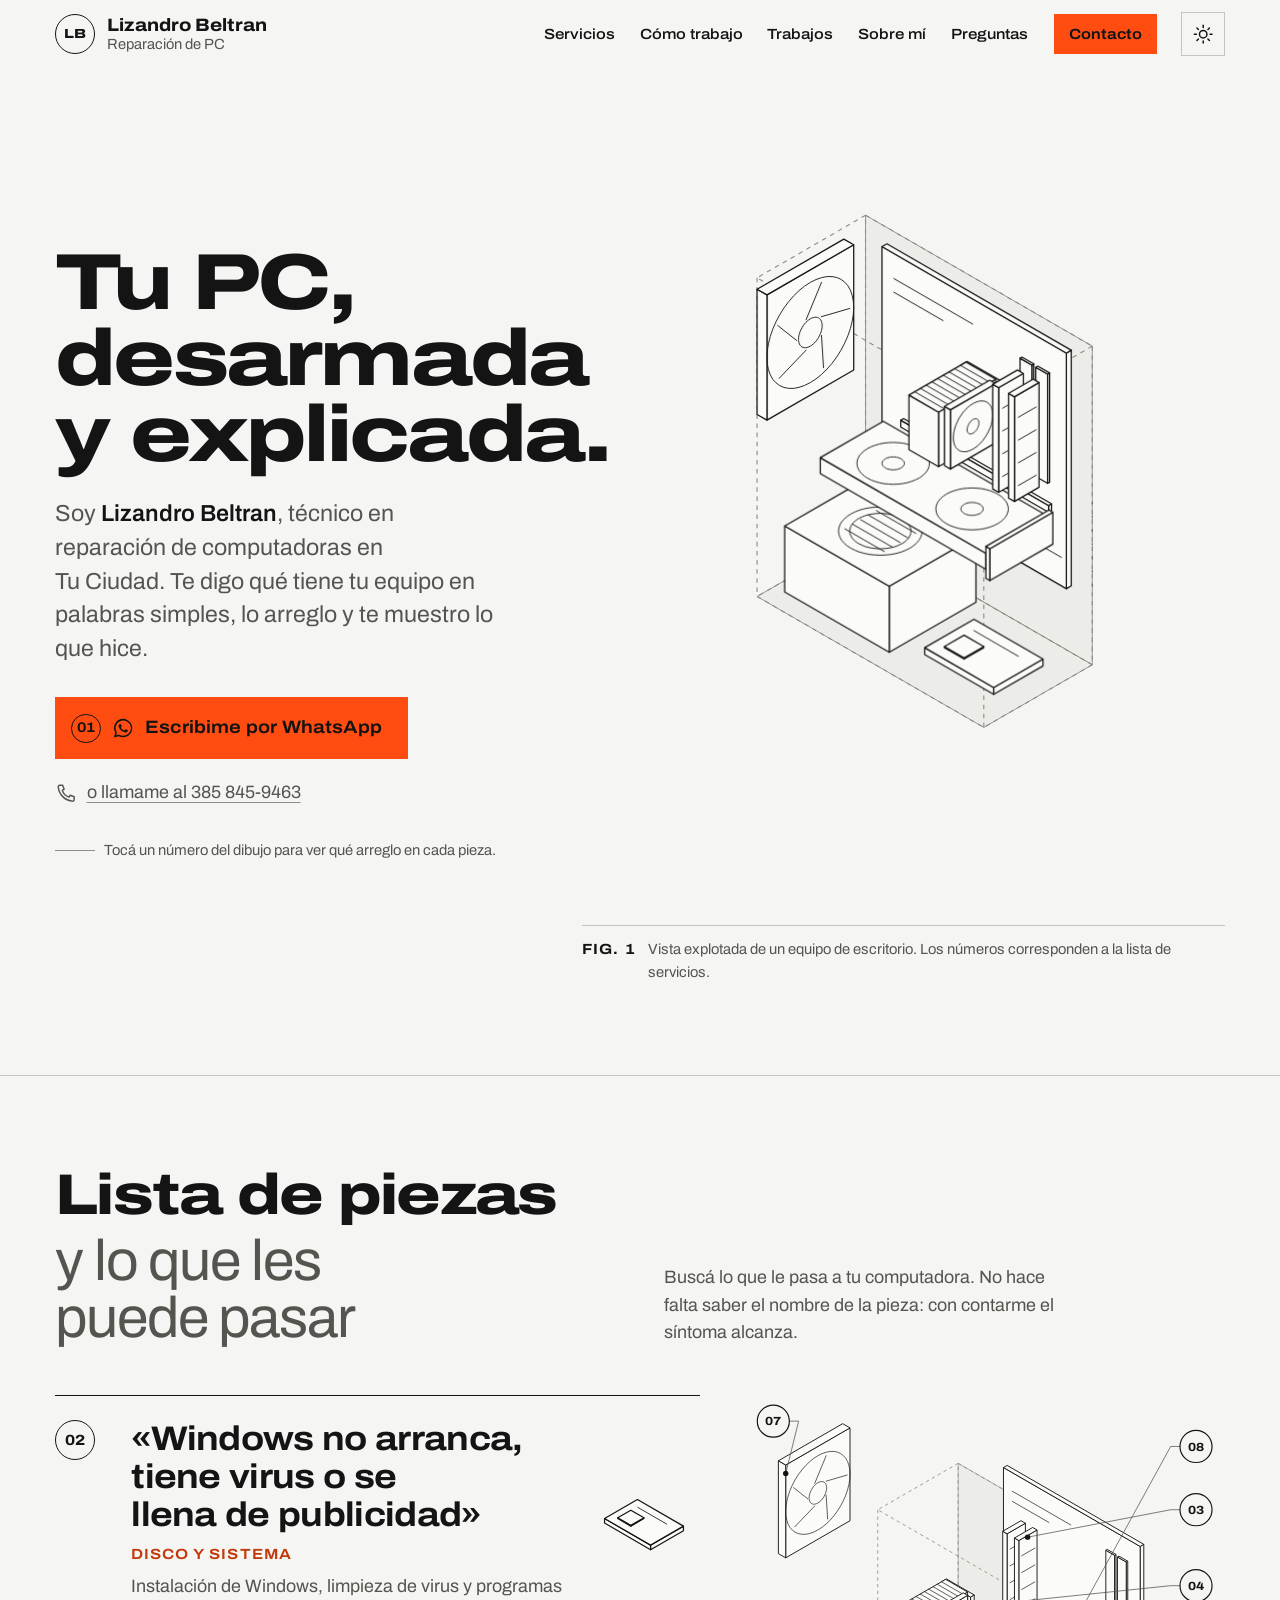
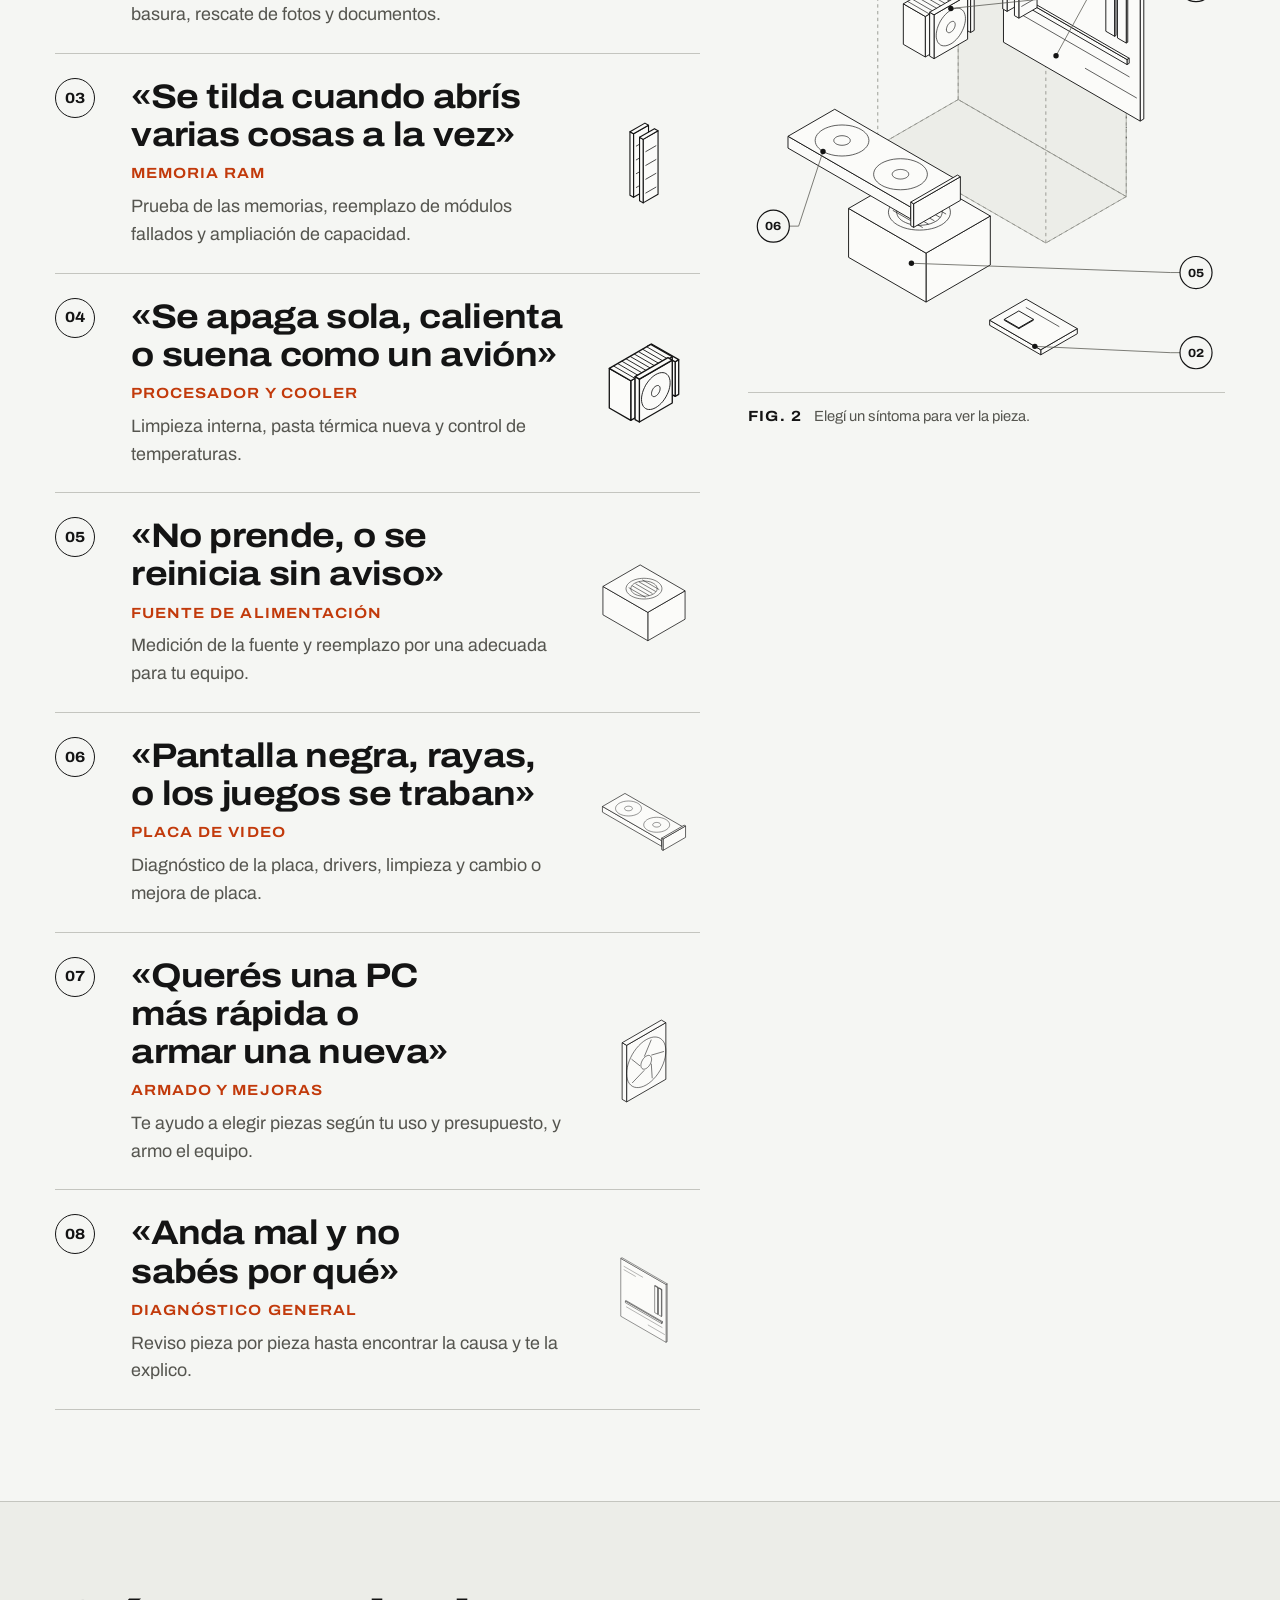
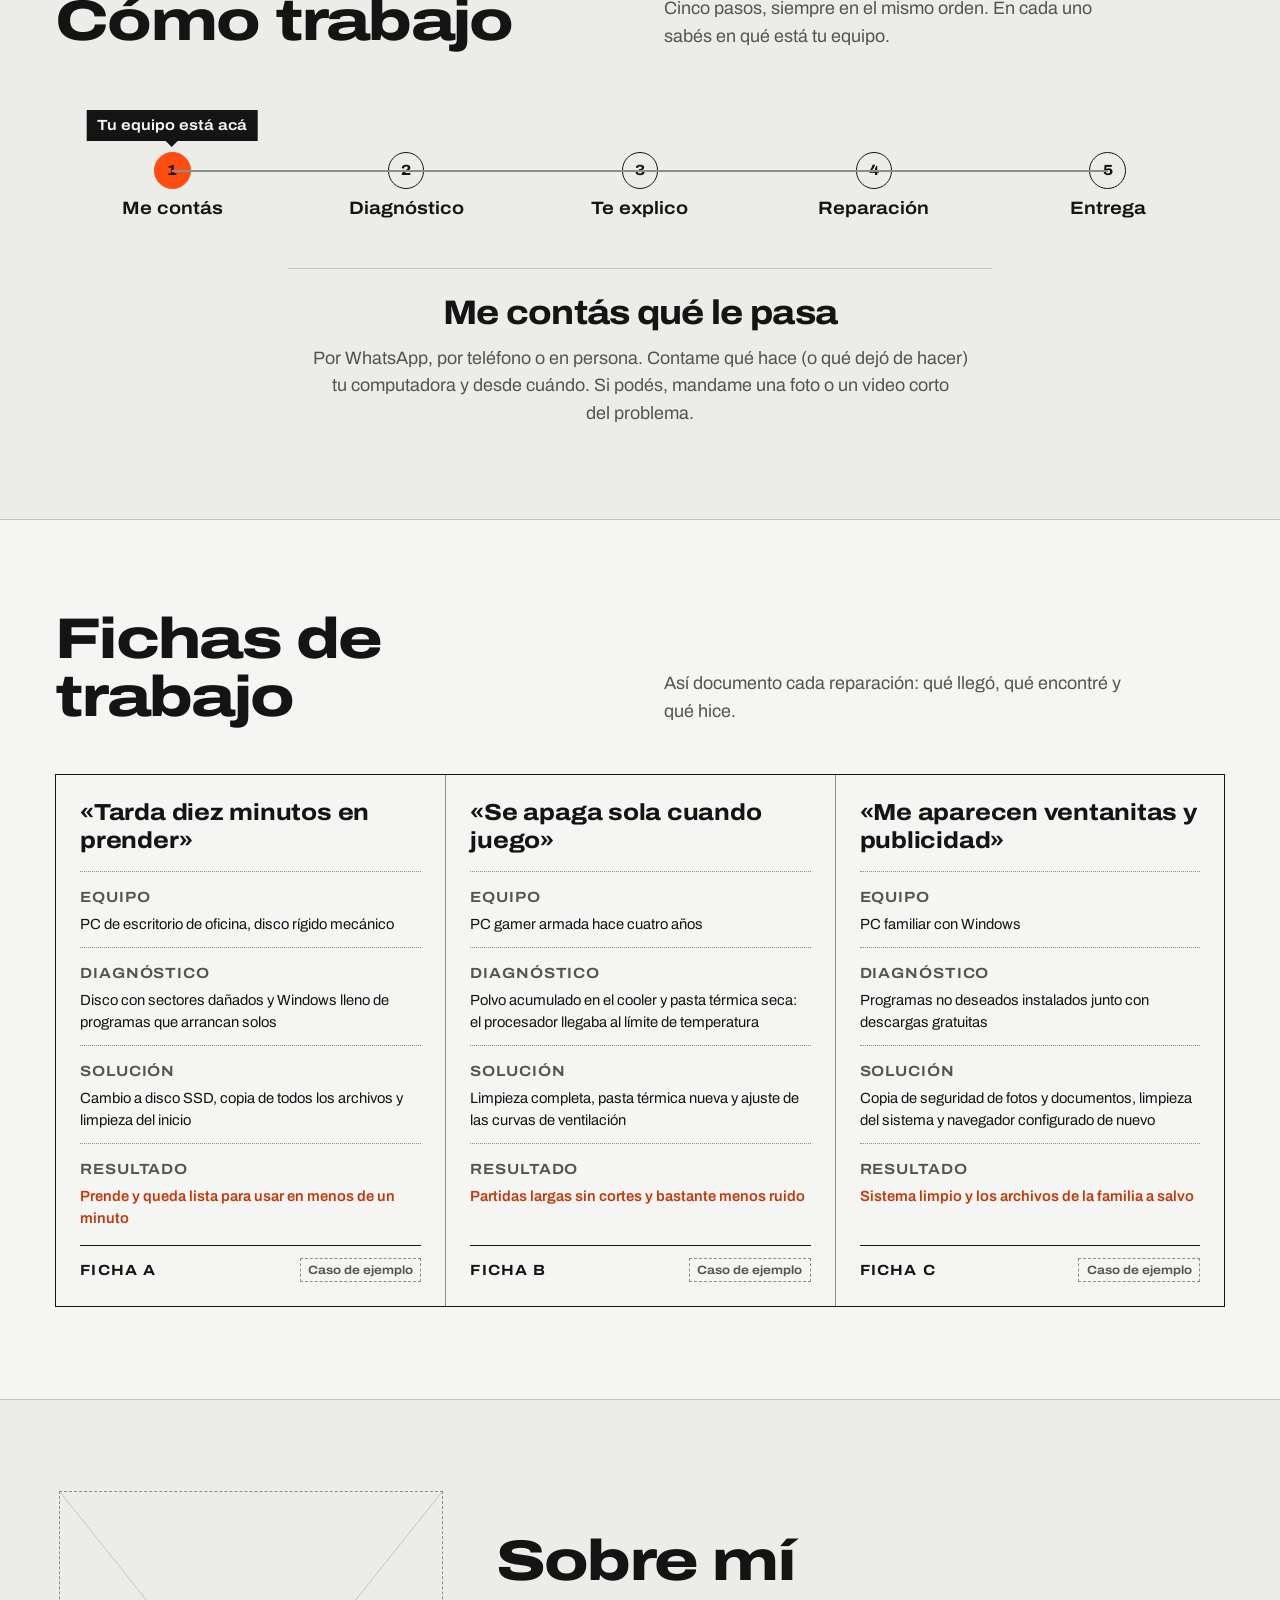
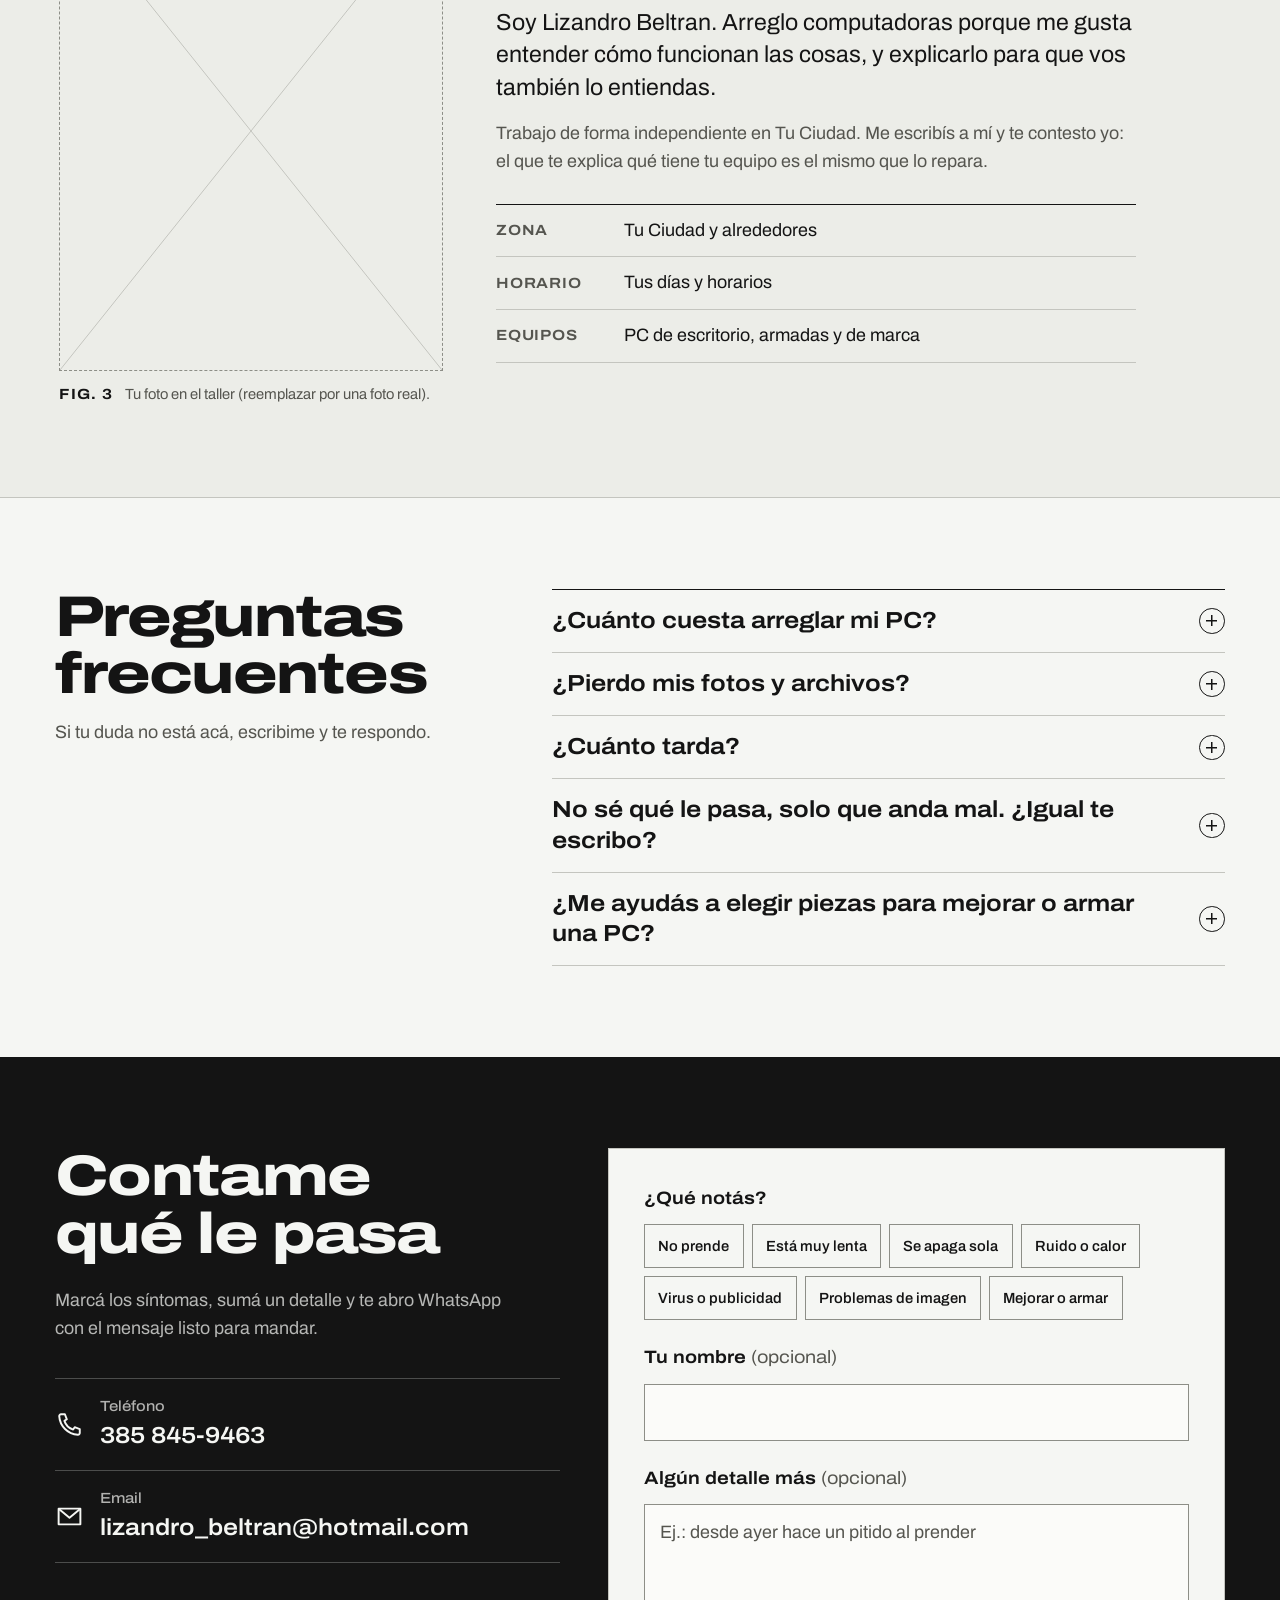
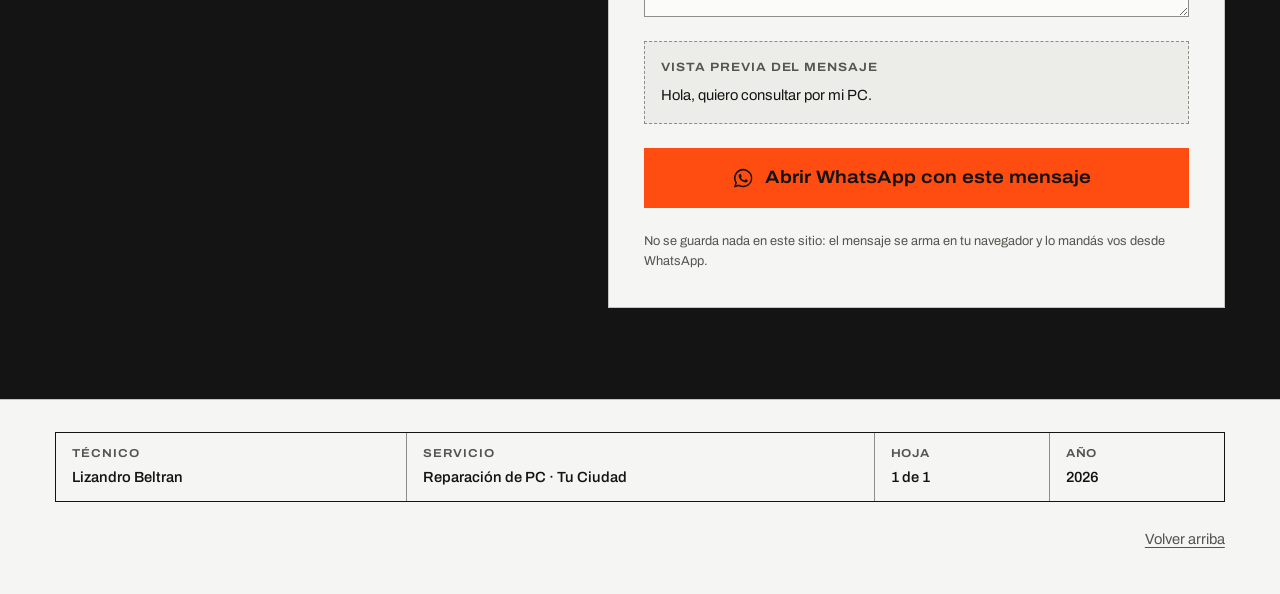
<file: index.html>
<!doctype html>
<html lang="es-AR">
<head>
  <meta charset="utf-8">
  <meta name="viewport" content="width=device-width, initial-scale=1">
  <meta http-equiv="Content-Security-Policy" content="default-src 'self'; script-src 'self'; style-src 'self'; img-src 'self' data:; font-src 'self'; connect-src 'self'; base-uri 'none'; form-action 'none'; object-src 'none'">
  <meta name="referrer" content="strict-origin-when-cross-origin">
  <title>Lizandro Beltran · Reparación de PC en Tu Ciudad</title>
  <meta name="description" content="Técnico en reparación de computadoras en Tu Ciudad. PC lenta, que no prende, se apaga sola, virus o Windows que no arranca: te explico qué tiene en palabras simples y te muestro lo que hice.">
  <meta name="theme-color" content="#f5f6f3" media="(prefers-color-scheme: light)">
  <meta name="theme-color" content="#161719" media="(prefers-color-scheme: dark)">
  <meta name="color-scheme" content="light dark">
  <link rel="canonical" href="https://valentinomastro-ops.github.io/portafolio-reparacion-pc/">
  <meta property="og:type" content="website">
  <meta property="og:locale" content="es_AR">
  <meta property="og:title" content="Lizandro Beltran · Reparación de PC">
  <meta property="og:description" content="Tu PC, desarmada y explicada. Diagnóstico, reparación y mejoras de computadoras en Tu Ciudad.">
  <meta property="og:image" content="https://valentinomastro-ops.github.io/portafolio-reparacion-pc/assets/og-image.png">
  <meta property="og:url" content="https://valentinomastro-ops.github.io/portafolio-reparacion-pc/">
  <meta name="twitter:card" content="summary_large_image">
  <link rel="icon" href="assets/favicon.svg" type="image/svg+xml">
  <link rel="manifest" href="site.webmanifest">
  <link rel="preload" href="assets/fonts/archivo-latin-wdth-normal.woff2" as="font" type="font/woff2" crossorigin>
  <link rel="stylesheet" href="css/styles.css">
  <link rel="stylesheet" href="css/exploded.css">
  <script src="js/theme-init.js"></script>
  <script src="js/main.js" defer></script>
  <script type="application/ld+json">
  {
    "@context": "https://schema.org",
    "@type": "LocalBusiness",
    "name": "Lizandro Beltran · Reparación de PC",
    "description": "Diagnóstico, reparación, limpieza y mejoras de computadoras de escritorio.",
    "telephone": "+54 9 385 845-9463",
    "email": "lizandro_beltran@hotmail.com",
    "areaServed": "Tu Ciudad",
    "url": "https://valentinomastro-ops.github.io/portafolio-reparacion-pc/"
  }
  </script>
</head>
<body>
  <svg class="sprite" aria-hidden="true" focusable="false">
    <symbol id="i-wa" viewBox="0 0 24 24"><path fill="currentColor" d="M12.04 2a9.9 9.9 0 0 0-8.5 15l-1.5 5 5.14-1.35A9.9 9.9 0 1 0 12.04 2Zm0 18.1a8.2 8.2 0 0 1-4.2-1.15l-.3-.18-3.05.8.82-2.97-.2-.31a8.2 8.2 0 1 1 6.93 3.81Zm4.5-6.14c-.25-.12-1.46-.72-1.69-.8-.23-.08-.39-.12-.55.12-.17.25-.64.8-.78.97-.14.16-.29.18-.53.06a6.7 6.7 0 0 1-3.34-2.92c-.25-.43.25-.4.72-1.34.08-.16.04-.3-.02-.43-.06-.12-.55-1.33-.76-1.82-.2-.48-.4-.41-.55-.42h-.47a.9.9 0 0 0-.65.3 2.74 2.74 0 0 0-.86 2.04 4.76 4.76 0 0 0 1 2.53c.12.16 1.7 2.6 4.13 3.65 1.53.66 2.13.72 2.9.6.46-.07 1.46-.6 1.66-1.18.21-.58.21-1.07.15-1.18-.06-.1-.22-.16-.47-.28Z"/></symbol>
    <symbol id="i-phone" viewBox="0 0 24 24"><path fill="none" stroke="currentColor" stroke-width="1.6" stroke-linejoin="round" d="M5 3.5h3.2l1.6 4.2-2 1.3a11 11 0 0 0 7.2 7.2l1.3-2 4.2 1.6V19a1.5 1.5 0 0 1-1.6 1.5A16.5 16.5 0 0 1 3.5 5.1 1.5 1.5 0 0 1 5 3.5Z"/></symbol>
    <symbol id="i-mail" viewBox="0 0 24 24"><g fill="none" stroke="currentColor" stroke-width="1.6" stroke-linejoin="round"><rect x="3" y="5.5" width="18" height="13"/><path d="m3.5 6 8.5 7 8.5-7"/></g></symbol>
    <symbol id="i-sun" viewBox="0 0 24 24"><g fill="none" stroke="currentColor" stroke-width="1.6" stroke-linecap="round"><circle cx="12" cy="12" r="4"/><path d="M12 2.5v2.2M12 19.3v2.2M2.5 12h2.2M19.3 12h2.2M5.3 5.3l1.6 1.6M17.1 17.1l1.6 1.6M5.3 18.7l1.6-1.6M17.1 6.9l1.6-1.6"/></g></symbol>
    <symbol id="i-moon" viewBox="0 0 24 24"><path fill="none" stroke="currentColor" stroke-width="1.6" stroke-linejoin="round" d="M19.5 14.6A7.8 7.8 0 0 1 9.4 4.5a7.8 7.8 0 1 0 10.1 10.1Z"/></symbol>
    <symbol id="i-menu" viewBox="0 0 24 24"><path fill="none" stroke="currentColor" stroke-width="1.6" stroke-linecap="square" d="M4 7h16M4 12h16M4 17h16"/></symbol>
    <symbol id="i-close" viewBox="0 0 24 24"><path fill="none" stroke="currentColor" stroke-width="1.6" stroke-linecap="square" d="m5.5 5.5 13 13M18.5 5.5l-13 13"/></symbol>
    <symbol id="i-arrow" viewBox="0 0 24 24"><path fill="none" stroke="currentColor" stroke-width="1.6" stroke-linecap="square" d="M4 12h15M13.5 6.5 19 12l-5.5 5.5"/></symbol>
  </svg>

  <a class="skip" href="#contenido">Saltar al contenido</a>

  <header class="site-header" data-header>
    <div class="wrap header-row">
      <a class="brand" href="#inicio" aria-label="Lizandro Beltran, ir al inicio">
        <span class="brand-mark" aria-hidden="true">LB</span>
        <span class="brand-text"><strong>Lizandro Beltran</strong><span>Reparación de PC</span></span>
      </a>
      <nav class="nav" id="menu" aria-label="Principal" data-nav>
        <ul>
          <li><a href="#servicios">Servicios</a></li>
          <li><a href="#proceso">Cómo trabajo</a></li>
          <li><a href="#trabajos">Trabajos</a></li>
          <li><a href="#sobre-mi">Sobre mí</a></li>
          <li><a href="#preguntas">Preguntas</a></li>
          <li class="nav-cta"><a class="btn btn-signal btn-sm" href="#contacto">Contacto</a></li>
        </ul>
      </nav>
      <div class="header-tools">
        <button class="icon-btn" type="button" data-theme-toggle aria-label="Cambiar a modo oscuro">
          <svg class="i i-sun" aria-hidden="true"><use href="#i-sun"/></svg>
          <svg class="i i-moon" aria-hidden="true"><use href="#i-moon"/></svg>
        </button>
        <button class="icon-btn menu-btn" type="button" data-menu-toggle aria-expanded="false" aria-controls="menu" aria-label="Abrir menú">
          <svg class="i i-open" aria-hidden="true"><use href="#i-menu"/></svg>
          <svg class="i i-close" aria-hidden="true"><use href="#i-close"/></svg>
        </button>
      </div>
    </div>
  </header>

  <main id="contenido">
    <!-- 1 · Portada -->
    <section class="hero" id="inicio" aria-labelledby="hero-title">
      <div class="wrap hero-grid">
        <div class="hero-copy">
          <h1 id="hero-title" class="display">Tu PC, desarmada y&nbsp;explicada.</h1>
          <p class="lede">Soy <strong>Lizandro Beltran</strong>, técnico en reparación de computadoras en Tu&nbsp;Ciudad. Te digo qué tiene tu equipo en palabras simples, lo arreglo y te muestro lo que hice.</p>
          <div class="hero-actions">
            <a class="btn btn-signal btn-lg" href="https://wa.me/5493858459463?text=Hola%2C%20quiero%20consultar%20por%20mi%20PC" target="_blank" rel="noopener noreferrer" data-wa-link>
              <span class="callout-num" aria-hidden="true">01</span>
              <svg class="i" aria-hidden="true"><use href="#i-wa"/></svg>
              Escribime por WhatsApp
            </a>
            <a class="link-quiet" href="tel:+5493858459463"><svg class="i" aria-hidden="true"><use href="#i-phone"/></svg>o llamame al 385 845-9463</a>
          </div>
          <p class="hero-hint" aria-hidden="true">Tocá un número del dibujo para ver qué arreglo en cada pieza.</p>
        </div>

        <figure class="exploded" aria-labelledby="fig1-cap">
          <svg class="exploded-svg" viewBox="-249.1 -361.0 565.0 693.5" role="img" aria-labelledby="fig1-title fig1-desc">
            <title id="fig1-title">Vista explotada de una PC de escritorio</title>
            <desc id="fig1-desc">Dibujo técnico de un gabinete con sus piezas separadas: placa madre, fuente, placa de video, procesador con cooler, memorias RAM, disco SSD y ventilador frontal. Cada pieza lleva un número que corresponde a un servicio.</desc>
            <g class="case-shell"><polygon class="case-back" points="0.0,0.0 199.2,115.0 199.2,-165.0 0.0,-280.0"/><polygon class="case-back" points="0.0,0.0 199.2,115.0 103.9,170.0 -95.3,55.0"/><line class="case" x1="0.0" y1="0.0" x2="0.0" y2="-280.0"/><line class="case" x1="0.0" y1="-280.0" x2="199.2" y2="-165.0"/><line class="case" x1="199.2" y1="-165.0" x2="199.2" y2="115.0"/><line class="case" x1="199.2" y1="115.0" x2="0.0" y2="0.0"/><line class="case" x1="-95.3" y1="55.0" x2="103.9" y2="170.0"/><line class="case" x1="103.9" y1="170.0" x2="103.9" y2="-110.0"/><line class="case" x1="103.9" y1="-110.0" x2="-95.3" y2="-225.0"/><line class="case" x1="-95.3" y1="-225.0" x2="-95.3" y2="55.0"/><line class="case" x1="0.0" y1="0.0" x2="-95.3" y2="55.0"/><line class="case" x1="199.2" y1="115.0" x2="103.9" y2="170.0"/><line class="case" x1="199.2" y1="-165.0" x2="103.9" y2="-110.0"/><line class="case" x1="0.0" y1="-280.0" x2="-95.3" y2="-225.0"/><line class="d" x1="199.2" y1="45.0" x2="199.2" y2="45.0"/><line class="d" x1="199.2" y1="33.0" x2="199.2" y2="33.0"/><line class="d" x1="199.2" y1="21.0" x2="199.2" y2="21.0"/><line class="d" x1="199.2" y1="9.0" x2="199.2" y2="9.0"/><line class="d" x1="199.2" y1="-3.0" x2="199.2" y2="-3.0"/><line class="d" x1="199.2" y1="-15.0" x2="199.2" y2="-15.0"/><line class="d" x1="199.2" y1="-27.0" x2="199.2" y2="-27.0"/></g>
<g class="part" data-part="placa"><g transform="translate(44.2 -25.5)"><polygon class="f" points="175.8,48.5 175.8,-158.5 171.5,-156.0 171.5,51.0"/><polygon class="f" points="9.5,-42.5 171.5,51.0 171.5,-156.0 9.5,-249.5"/><polygon class="f" points="13.9,-252.0 175.8,-158.5 171.5,-156.0 9.5,-249.5"/><line class="d" x1="19.9" y1="-221.5" x2="89.2" y2="-181.5"/><line class="d" x1="19.9" y1="-209.5" x2="63.2" y2="-184.5"/><line class="d" x1="106.5" y1="-11.5" x2="167.1" y2="23.5"/><line class="d" x1="28.6" y1="-76.5" x2="158.5" y2="-1.5"/><polygon class="f" points="142.9,-50.5 142.9,-146.5 141.2,-145.5 141.2,-49.5"/><polygon class="f" points="130.8,-55.5 141.2,-49.5 141.2,-145.5 130.8,-151.5"/><polygon class="f" points="132.5,-152.5 142.9,-146.5 141.2,-145.5 130.8,-151.5"/><polygon class="f" points="156.8,-42.5 156.8,-138.5 155.0,-137.5 155.0,-41.5"/><polygon class="f" points="144.6,-47.5 155.0,-41.5 155.0,-137.5 144.6,-143.5"/><polygon class="f" points="146.4,-144.5 156.8,-138.5 155.0,-137.5 144.6,-143.5"/><polygon class="f" points="158.5,-17.5 158.5,-23.5 155.9,-22.0 155.9,-16.0"/><polygon class="f" points="26.0,-91.0 155.9,-16.0 155.9,-22.0 26.0,-97.0"/><polygon class="f" points="28.6,-98.5 158.5,-23.5 155.9,-22.0 26.0,-97.0"/></g></g>
<g class="part" data-part="fuente"><g transform="translate(-58.9 136.0)"><polygon class="f" points="97.0,60.0 97.0,2.0 20.8,46.0 20.8,104.0"/><polygon class="f" points="-71.0,51.0 20.8,104.0 20.8,46.0 -71.0,-7.0"/><polygon class="f" points="5.2,-51.0 97.0,2.0 20.8,46.0 -71.0,-7.0"/><polygon class="d" points="39.0,12.5 35.4,14.3 31.4,15.9 27.1,17.1 22.5,18.0 17.8,18.5 13.0,18.7 8.2,18.5 3.5,18.0 -1.1,17.1 -5.4,15.9 -9.4,14.3 -13.0,12.5 -16.2,10.4 -18.8,8.1 -21.0,5.6 -22.5,3.0 -23.4,0.3 -23.8,-2.5 -23.4,-5.3 -22.5,-8.0 -21.0,-10.6 -18.8,-13.1 -16.2,-15.4 -13.0,-17.5 -9.4,-19.3 -5.4,-20.9 -1.1,-22.1 3.5,-23.0 8.2,-23.5 13.0,-23.7 17.8,-23.5 22.5,-23.0 27.1,-22.1 31.4,-20.9 35.4,-19.3 39.0,-17.5 42.1,-15.4 44.8,-13.1 46.9,-10.6 48.5,-8.0 49.4,-5.3 49.7,-2.5 49.4,0.3 48.5,3.0 46.9,5.6 44.8,8.1 42.1,10.4"/><polygon class="d" points="32.0,8.5 29.4,9.8 26.5,11.0 23.3,11.9 20.0,12.5 16.5,12.9 13.0,13.1 9.5,12.9 6.0,12.5 2.7,11.9 -0.5,11.0 -3.4,9.8 -6.1,8.5 -8.4,7.0 -10.3,5.3 -11.9,3.5 -13.0,1.5 -13.7,-0.5 -14.0,-2.5 -13.7,-4.5 -13.0,-6.5 -11.9,-8.5 -10.3,-10.3 -8.4,-12.0 -6.1,-13.5 -3.4,-14.8 -0.5,-16.0 2.7,-16.9 6.0,-17.5 9.5,-17.9 13.0,-18.1 16.5,-17.9 20.0,-17.5 23.3,-16.9 26.5,-16.0 29.4,-14.8 32.0,-13.5 34.4,-12.0 36.3,-10.3 37.9,-8.5 39.0,-6.5 39.7,-4.5 39.9,-2.5 39.7,-0.5 39.0,1.5 37.9,3.5 36.3,5.3 34.4,7.0"/><line class="d" x1="9.5" y1="-20.5" x2="44.2" y2="-0.5"/><line class="d" x1="2.6" y1="-16.5" x2="37.2" y2="3.5"/><line class="d" x1="-4.3" y1="-12.5" x2="30.3" y2="7.5"/><line class="d" x1="-11.3" y1="-8.5" x2="23.4" y2="11.5"/><line class="d" x1="-18.2" y1="-4.5" x2="16.5" y2="15.5"/></g></g>
<g class="part" data-part="gpu"><g transform="translate(-161.9 110.5)"><polygon class="f" points="161.1,-1.0 161.1,-15.0 105.7,17.0 105.7,31.0"/><polygon class="f" points="-39.8,-53.0 105.7,31.0 105.7,17.0 -39.8,-67.0"/><polygon class="f" points="15.6,-99.0 161.1,-15.0 105.7,17.0 -39.8,-67.0"/><polygon class="d" points="46.8,-49.0 43.6,-47.4 40.2,-46.1 36.4,-45.0 32.5,-44.2 28.4,-43.8 24.2,-43.6 20.1,-43.8 16.0,-44.2 12.1,-45.0 8.3,-46.1 4.9,-47.4 1.7,-49.0 -1.0,-50.8 -3.3,-52.8 -5.2,-55.0 -6.5,-57.2 -7.3,-59.6 -7.6,-62.0 -7.3,-64.4 -6.5,-66.8 -5.2,-69.0 -3.3,-71.2 -1.0,-73.2 1.7,-75.0 4.9,-76.6 8.3,-77.9 12.1,-79.0 16.0,-79.8 20.1,-80.2 24.2,-80.4 28.4,-80.2 32.5,-79.8 36.4,-79.0 40.2,-77.9 43.6,-76.6 46.8,-75.0 49.5,-73.2 51.8,-71.2 53.7,-69.0 55.0,-66.8 55.8,-64.4 56.1,-62.0 55.8,-59.6 55.0,-57.2 53.7,-55.0 51.8,-52.8 49.5,-50.8"/><polygon class="d" points="31.2,-58.0 30.2,-57.5 29.1,-57.1 28.0,-56.8 26.8,-56.5 25.5,-56.4 24.2,-56.3 23.0,-56.4 21.7,-56.5 20.5,-56.8 19.3,-57.1 18.3,-57.5 17.3,-58.0 16.5,-58.6 15.8,-59.2 15.2,-59.8 14.8,-60.5 14.5,-61.3 14.5,-62.0 14.5,-62.7 14.8,-63.5 15.2,-64.2 15.8,-64.8 16.5,-65.4 17.3,-66.0 18.3,-66.5 19.3,-66.9 20.5,-67.2 21.7,-67.5 23.0,-67.6 24.2,-67.7 25.5,-67.6 26.8,-67.5 28.0,-67.2 29.1,-66.9 30.2,-66.5 31.2,-66.0 32.0,-65.4 32.7,-64.8 33.3,-64.2 33.7,-63.5 34.0,-62.7 34.0,-62.0 34.0,-61.3 33.7,-60.5 33.3,-59.8 32.7,-59.2 32.0,-58.6"/><polygon class="d" points="116.0,-9.0 112.9,-7.4 109.5,-6.1 105.7,-5.0 101.8,-4.2 97.7,-3.8 93.5,-3.6 89.4,-3.8 85.3,-4.2 81.3,-5.0 77.6,-6.1 74.1,-7.4 71.0,-9.0 68.3,-10.8 66.0,-12.8 64.1,-15.0 62.8,-17.2 62.0,-19.6 61.7,-22.0 62.0,-24.4 62.8,-26.8 64.1,-29.0 66.0,-31.2 68.3,-33.2 71.0,-35.0 74.1,-36.6 77.6,-37.9 81.3,-39.0 85.3,-39.8 89.4,-40.2 93.5,-40.4 97.7,-40.2 101.8,-39.8 105.7,-39.0 109.5,-37.9 112.9,-36.6 116.0,-35.0 118.8,-33.2 121.1,-31.2 123.0,-29.0 124.3,-26.8 125.1,-24.4 125.4,-22.0 125.1,-19.6 124.3,-17.2 123.0,-15.0 121.1,-12.8 118.8,-10.8"/><polygon class="d" points="100.5,-18.0 99.5,-17.5 98.4,-17.1 97.3,-16.8 96.1,-16.5 94.8,-16.4 93.5,-16.3 92.3,-16.4 91.0,-16.5 89.8,-16.8 88.6,-17.1 87.6,-17.5 86.6,-18.0 85.8,-18.6 85.0,-19.2 84.5,-19.8 84.1,-20.5 83.8,-21.3 83.7,-22.0 83.8,-22.7 84.1,-23.5 84.5,-24.2 85.0,-24.8 85.8,-25.4 86.6,-26.0 87.6,-26.5 88.6,-26.9 89.8,-27.2 91.0,-27.5 92.3,-27.6 93.5,-27.7 94.8,-27.6 96.1,-27.5 97.3,-27.2 98.4,-26.9 99.5,-26.5 100.5,-26.0 101.3,-25.4 102.0,-24.8 102.6,-24.2 103.0,-23.5 103.2,-22.7 103.3,-22.0 103.2,-21.3 103.0,-20.5 102.6,-19.8 102.0,-19.2 101.3,-18.6"/><polygon class="f" points="164.5,9.0 164.5,-19.0 109.1,13.0 109.1,41.0"/><polygon class="f" points="105.7,39.0 109.1,41.0 109.1,13.0 105.7,11.0"/><polygon class="f" points="161.1,-21.0 164.5,-19.0 109.1,13.0 105.7,11.0"/></g></g>
<g class="part" data-part="cooler"><g transform="translate(-103.1 8.5)"><polygon class="f" points="122.1,-90.5 122.1,-132.5 117.8,-130.0 117.8,-88.0"/><polygon class="f" points="84.9,-107.0 117.8,-88.0 117.8,-130.0 84.9,-149.0"/><polygon class="f" points="89.2,-151.5 122.1,-132.5 117.8,-130.0 84.9,-149.0"/><polygon class="f" points="114.3,-88.0 114.3,-136.0 64.1,-107.0 64.1,-59.0"/><polygon class="f" points="38.1,-74.0 64.1,-59.0 64.1,-107.0 38.1,-122.0"/><polygon class="f" points="88.3,-151.0 114.3,-136.0 64.1,-107.0 38.1,-122.0"/><line class="d" x1="83.3" y1="-148.1" x2="109.3" y2="-133.1"/><line class="d" x1="109.3" y1="-85.1" x2="109.3" y2="-133.1"/><line class="d" x1="78.3" y1="-145.2" x2="104.3" y2="-130.2"/><line class="d" x1="104.3" y1="-82.2" x2="104.3" y2="-130.2"/><line class="d" x1="73.3" y1="-142.3" x2="99.2" y2="-127.3"/><line class="d" x1="99.2" y1="-79.3" x2="99.2" y2="-127.3"/><line class="d" x1="68.2" y1="-139.4" x2="94.2" y2="-124.4"/><line class="d" x1="94.2" y1="-76.4" x2="94.2" y2="-124.4"/><line class="d" x1="63.2" y1="-136.5" x2="89.2" y2="-121.5"/><line class="d" x1="89.2" y1="-73.5" x2="89.2" y2="-121.5"/><line class="d" x1="58.2" y1="-133.6" x2="84.2" y2="-118.6"/><line class="d" x1="84.2" y1="-70.6" x2="84.2" y2="-118.6"/><line class="d" x1="53.2" y1="-130.7" x2="79.2" y2="-115.7"/><line class="d" x1="79.2" y1="-67.7" x2="79.2" y2="-115.7"/><line class="d" x1="48.2" y1="-127.8" x2="74.1" y2="-112.8"/><line class="d" x1="74.1" y1="-64.8" x2="74.1" y2="-112.8"/><line class="d" x1="43.1" y1="-124.9" x2="69.1" y2="-109.9"/><line class="d" x1="69.1" y1="-61.9" x2="69.1" y2="-109.9"/><polygon class="f" points="114.3,-80.0 114.3,-132.0 74.5,-109.0 74.5,-57.0"/><polygon class="f" points="69.3,-60.0 74.5,-57.0 74.5,-109.0 69.3,-112.0"/><polygon class="f" points="109.1,-135.0 114.3,-132.0 74.5,-109.0 69.3,-112.0"/><polygon class="d" points="77.1,-84.5 77.2,-87.2 77.7,-90.0 78.4,-92.9 79.4,-95.8 80.7,-98.7 82.1,-101.6 83.9,-104.3 85.7,-106.8 87.8,-109.2 89.9,-111.2 92.1,-113.0 94.4,-114.5 96.7,-115.6 98.9,-116.4 101.0,-116.8 103.1,-116.8 104.9,-116.5 106.6,-115.7 108.1,-114.6 109.4,-113.2 110.4,-111.4 111.1,-109.3 111.6,-107.0 111.7,-104.5 111.6,-101.8 111.1,-99.0 110.4,-96.1 109.4,-93.2 108.1,-90.3 106.6,-87.4 104.9,-84.7 103.1,-82.2 101.0,-79.8 98.9,-77.8 96.7,-76.0 94.4,-74.5 92.1,-73.4 89.9,-72.6 87.8,-72.2 85.7,-72.2 83.9,-72.5 82.1,-73.3 80.7,-74.4 79.4,-75.8 78.4,-77.6 77.7,-79.7 77.2,-82.0"/><polygon class="d" points="89.2,-91.5 89.2,-92.3 89.4,-93.2 89.6,-94.0 89.9,-94.9 90.3,-95.8 90.7,-96.6 91.2,-97.4 91.8,-98.2 92.4,-98.9 93.1,-99.5 93.7,-100.1 94.4,-100.5 95.1,-100.8 95.7,-101.1 96.4,-101.2 97.0,-101.2 97.6,-101.1 98.1,-100.9 98.5,-100.5 98.9,-100.1 99.2,-99.6 99.4,-99.0 99.5,-98.3 99.6,-97.5 99.5,-96.7 99.4,-95.8 99.2,-95.0 98.9,-94.1 98.5,-93.2 98.1,-92.4 97.6,-91.6 97.0,-90.8 96.4,-90.1 95.7,-89.5 95.1,-88.9 94.4,-88.5 93.7,-88.2 93.1,-87.9 92.4,-87.8 91.8,-87.8 91.2,-87.9 90.7,-88.1 90.3,-88.5 89.9,-88.9 89.6,-89.4 89.4,-90.0 89.2,-90.7"/></g></g>
<g class="part" data-part="ram"><g transform="translate(-58.9 -68.0)"><polygon class="f" points="138.6,-49.0 138.6,-141.0 116.9,-128.5 116.9,-36.5"/><polygon class="f" points="111.7,-39.5 116.9,-36.5 116.9,-128.5 111.7,-131.5"/><polygon class="f" points="133.4,-144.0 138.6,-141.0 116.9,-128.5 111.7,-131.5"/><line class="d" x1="136.0" y1="-59.5" x2="120.4" y2="-50.5"/><line class="d" x1="136.0" y1="-79.5" x2="120.4" y2="-70.5"/><line class="d" x1="136.0" y1="-99.5" x2="120.4" y2="-90.5"/><line class="d" x1="136.0" y1="-119.5" x2="120.4" y2="-110.5"/><polygon class="f" points="152.4,-41.0 152.4,-133.0 130.8,-120.5 130.8,-28.5"/><polygon class="f" points="125.6,-31.5 130.8,-28.5 130.8,-120.5 125.6,-123.5"/><polygon class="f" points="147.2,-136.0 152.4,-133.0 130.8,-120.5 125.6,-123.5"/><line class="d" x1="149.8" y1="-51.5" x2="134.2" y2="-42.5"/><line class="d" x1="149.8" y1="-71.5" x2="134.2" y2="-62.5"/><line class="d" x1="149.8" y1="-91.5" x2="134.2" y2="-82.5"/><line class="d" x1="149.8" y1="-111.5" x2="134.2" y2="-102.5"/></g></g>
<g class="part" data-part="ssd"><g transform="translate(-14.7 161.5)"><polygon class="f" points="155.9,116.0 155.9,110.0 112.6,135.0 112.6,141.0"/><polygon class="f" points="52.0,106.0 112.6,141.0 112.6,135.0 52.0,100.0"/><polygon class="f" points="95.3,75.0 155.9,110.0 112.6,135.0 52.0,100.0"/><line class="d" x1="95.3" y1="85.0" x2="134.2" y2="107.5"/><polygon class="f" points="103.9,100.0 103.9,99.0 86.6,109.0 86.6,110.0"/><polygon class="f" points="69.3,100.0 86.6,110.0 86.6,109.0 69.3,99.0"/><polygon class="f" points="86.6,89.0 103.9,99.0 86.6,109.0 69.3,99.0"/></g></g>
<g class="part" data-part="gabinete"><g transform="translate(-117.8 -68.0)"><polygon class="f" points="-10.4,-144.0 -10.4,-254.0 -86.6,-210.0 -86.6,-100.0"/><polygon class="f" points="-95.3,-105.0 -86.6,-100.0 -86.6,-210.0 -95.3,-215.0"/><polygon class="f" points="-19.1,-259.0 -10.4,-254.0 -86.6,-210.0 -95.3,-215.0"/><polygon class="d" points="-86.6,-155.0 -86.3,-160.9 -85.3,-167.1 -83.7,-173.5 -81.5,-179.9 -78.7,-186.3 -75.4,-192.6 -71.7,-198.5 -67.5,-204.1 -63.1,-209.2 -58.4,-213.8 -53.5,-217.8 -48.5,-221.0 -43.5,-223.5 -38.6,-225.2 -33.9,-226.1 -29.4,-226.1 -25.3,-225.3 -21.6,-223.7 -18.3,-221.2 -15.5,-218.1 -13.3,-214.2 -11.7,-209.6 -10.7,-204.6 -10.4,-199.0 -10.7,-193.1 -11.7,-186.9 -13.3,-180.5 -15.5,-174.1 -18.3,-167.7 -21.6,-161.4 -25.3,-155.5 -29.4,-149.9 -33.9,-144.8 -38.6,-140.2 -43.5,-136.2 -48.5,-133.0 -53.5,-130.5 -58.4,-128.8 -63.1,-127.9 -67.5,-127.9 -71.7,-128.7 -75.4,-130.3 -78.7,-132.8 -81.5,-135.9 -83.7,-139.8 -85.3,-144.4 -86.3,-149.4"/><polygon class="d" points="-58.9,-171.0 -58.8,-172.6 -58.5,-174.3 -58.1,-176.0 -57.5,-177.8 -56.7,-179.5 -55.8,-181.2 -54.8,-182.9 -53.7,-184.4 -52.5,-185.8 -51.2,-187.0 -49.9,-188.1 -48.5,-189.0 -47.1,-189.7 -45.8,-190.1 -44.5,-190.4 -43.3,-190.4 -42.2,-190.2 -41.1,-189.7 -40.3,-189.1 -39.5,-188.2 -38.9,-187.1 -38.5,-185.9 -38.2,-184.5 -38.1,-183.0 -38.2,-181.4 -38.5,-179.7 -38.9,-178.0 -39.5,-176.2 -40.3,-174.5 -41.1,-172.8 -42.2,-171.1 -43.3,-169.6 -44.5,-168.2 -45.8,-167.0 -47.1,-165.9 -48.5,-165.0 -49.9,-164.3 -51.2,-163.9 -52.5,-163.6 -53.7,-163.6 -54.8,-163.8 -55.8,-164.3 -56.7,-164.9 -57.5,-165.8 -58.1,-166.9 -58.5,-168.1 -58.8,-169.5"/><line class="d" x1="-60.6" y1="-170.0" x2="-77.1" y2="-183.1"/><line class="d" x1="-52.2" y1="-188.2" x2="-38.7" y2="-221.0"/><line class="d" x1="-38.7" y1="-190.9" x2="-13.9" y2="-198.1"/><line class="d" x1="-38.7" y1="-174.4" x2="-36.9" y2="-146.0"/><line class="d" x1="-52.2" y1="-161.5" x2="-75.9" y2="-136.7"/></g></g>
            <a class="callout" href="#svc-ssd" data-part="ssd" aria-label="02: Disco y sistema. Windows no arranca, tiene virus o se llena de publicidad"><polyline class="leader" points="90.9,292.5 251.9,300.0 281.9,300.0"/><circle class="leader-dot" cx="90.9" cy="292.5" r="3.2"/><circle class="bubble" cx="281.9" cy="300.0" r="19"/><text x="281.9" y="300.0" dy="0.36em">02</text></a>
<a class="callout" href="#svc-ram" data-part="ram" aria-label="03: Memoria RAM. Se tilda cuando abrís varias cosas a la vez"><polyline class="leader" points="82.3,-192.5 251.9,-225.0 281.9,-225.0"/><circle class="leader-dot" cx="82.3" cy="-192.5" r="3.2"/><circle class="bubble" cx="281.9" cy="-225.0" r="19"/><text x="281.9" y="-225.0" dy="0.36em">03</text></a>
<a class="callout" href="#svc-cooler" data-part="cooler" aria-label="04: Procesador y cooler. Se apaga sola, calienta o suena como un avión"><polyline class="leader" points="-8.7,-108.0 251.9,-135.0 281.9,-135.0"/><circle class="leader-dot" cx="-8.7" cy="-108.0" r="3.2"/><circle class="bubble" cx="281.9" cy="-135.0" r="19"/><text x="281.9" y="-135.0" dy="0.36em">04</text></a>
<a class="callout" href="#svc-fuente" data-part="fuente" aria-label="05: Fuente de alimentación. No prende, o se reinicia sin aviso"><polyline class="leader" points="-55.4,194.0 251.9,205.0 281.9,205.0"/><circle class="leader-dot" cx="-55.4" cy="194.0" r="3.2"/><circle class="bubble" cx="281.9" cy="205.0" r="19"/><text x="281.9" y="205.0" dy="0.36em">05</text></a>
<a class="callout" href="#svc-gpu" data-part="gpu" aria-label="06: Placa de video. Pantalla negra, rayas, o los juegos se traban"><polyline class="leader" points="-160.2,61.5 -189.1,150.0 -219.1,150.0"/><circle class="leader-dot" cx="-160.2" cy="61.5" r="3.2"/><circle class="bubble" cx="-219.1" cy="150.0" r="19"/><text x="-219.1" y="150.0" dy="0.36em">06</text></a>
<a class="callout" href="#svc-gabinete" data-part="gabinete" aria-label="07: Armado y mejoras. Querés una PC más rápida o armar una nueva"><polyline class="leader" points="-204.4,-268.0 -189.1,-330.0 -219.1,-330.0"/><circle class="leader-dot" cx="-204.4" cy="-268.0" r="3.2"/><circle class="bubble" cx="-219.1" cy="-330.0" r="19"/><text x="-219.1" y="-330.0" dy="0.36em">07</text></a>
<a class="callout" href="#svc-placa" data-part="placa" aria-label="08: Diagnóstico general. Anda mal y no sabés por qué"><polyline class="leader" points="116.0,-52.0 251.9,-300.0 281.9,-300.0"/><circle class="leader-dot" cx="116.0" cy="-52.0" r="3.2"/><circle class="bubble" cx="281.9" cy="-300.0" r="19"/><text x="281.9" y="-300.0" dy="0.36em">08</text></a>
          </svg>
          <figcaption id="fig1-cap"><span class="fig-label">Fig. 1</span> Vista explotada de un equipo de escritorio. Los números corresponden a la lista de servicios.</figcaption>
        </figure>
      </div>
    </section>

    <!-- 2 · Servicios -->
    <section class="section" id="servicios" aria-labelledby="servicios-title">
      <div class="wrap">
        <div class="section-head">
          <h2 id="servicios-title" class="h2">Lista de piezas<br><span class="h2-sub">y lo que les puede pasar</span></h2>
          <p class="section-intro">Buscá lo que le pasa a tu computadora. No hace falta saber el nombre de la pieza: con contarme el síntoma alcanza.</p>
        </div>
        <div class="parts-layout">
          <ol class="parts-list" data-parts-list>
          <li class="part-row" id="svc-ssd" data-part="ssd" tabindex="-1">
            <span class="part-num" aria-hidden="true">02</span>
            <div class="part-main">
              <h3 class="part-symptom">«Windows no arranca, tiene virus o se llena de publicidad»</h3>
              <p class="part-name">Disco y sistema</p>
            </div>
            <p class="part-fix">Instalación de Windows, limpieza de virus y programas basura, rescate de fotos y documentos.</p>
            <svg class="part-thumb" viewBox="46.0 69.0 115.9 78.0" aria-hidden="true" focusable="false"><polygon class="f" points="155.9,116.0 155.9,110.0 112.6,135.0 112.6,141.0"/><polygon class="f" points="52.0,106.0 112.6,141.0 112.6,135.0 52.0,100.0"/><polygon class="f" points="95.3,75.0 155.9,110.0 112.6,135.0 52.0,100.0"/><line class="d" x1="95.3" y1="85.0" x2="134.2" y2="107.5"/><polygon class="f" points="103.9,100.0 103.9,99.0 86.6,109.0 86.6,110.0"/><polygon class="f" points="69.3,100.0 86.6,110.0 86.6,109.0 69.3,99.0"/><polygon class="f" points="86.6,89.0 103.9,99.0 86.6,109.0 69.3,99.0"/></svg>
          </li>
          <li class="part-row" id="svc-ram" data-part="ram" tabindex="-1">
            <span class="part-num" aria-hidden="true">03</span>
            <div class="part-main">
              <h3 class="part-symptom">«Se tilda cuando abrís varias cosas a la vez»</h3>
              <p class="part-name">Memoria RAM</p>
            </div>
            <p class="part-fix">Prueba de las memorias, reemplazo de módulos fallados y ampliación de capacidad.</p>
            <svg class="part-thumb" viewBox="105.7 -150.0 52.7 127.5" aria-hidden="true" focusable="false"><polygon class="f" points="138.6,-49.0 138.6,-141.0 116.9,-128.5 116.9,-36.5"/><polygon class="f" points="111.7,-39.5 116.9,-36.5 116.9,-128.5 111.7,-131.5"/><polygon class="f" points="133.4,-144.0 138.6,-141.0 116.9,-128.5 111.7,-131.5"/><line class="d" x1="136.0" y1="-59.5" x2="120.4" y2="-50.5"/><line class="d" x1="136.0" y1="-79.5" x2="120.4" y2="-70.5"/><line class="d" x1="136.0" y1="-99.5" x2="120.4" y2="-90.5"/><line class="d" x1="136.0" y1="-119.5" x2="120.4" y2="-110.5"/><polygon class="f" points="152.4,-41.0 152.4,-133.0 130.8,-120.5 130.8,-28.5"/><polygon class="f" points="125.6,-31.5 130.8,-28.5 130.8,-120.5 125.6,-123.5"/><polygon class="f" points="147.2,-136.0 152.4,-133.0 130.8,-120.5 125.6,-123.5"/><line class="d" x1="149.8" y1="-51.5" x2="134.2" y2="-42.5"/><line class="d" x1="149.8" y1="-71.5" x2="134.2" y2="-62.5"/><line class="d" x1="149.8" y1="-91.5" x2="134.2" y2="-82.5"/><line class="d" x1="149.8" y1="-111.5" x2="134.2" y2="-102.5"/></svg>
          </li>
          <li class="part-row" id="svc-cooler" data-part="cooler" tabindex="-1">
            <span class="part-num" aria-hidden="true">04</span>
            <div class="part-main">
              <h3 class="part-symptom">«Se apaga sola, calienta o suena como un avión»</h3>
              <p class="part-name">Procesador y cooler</p>
            </div>
            <p class="part-fix">Limpieza interna, pasta térmica nueva y control de temperaturas.</p>
            <svg class="part-thumb" viewBox="32.1 -157.5 96.0 106.5" aria-hidden="true" focusable="false"><polygon class="f" points="122.1,-90.5 122.1,-132.5 117.8,-130.0 117.8,-88.0"/><polygon class="f" points="84.9,-107.0 117.8,-88.0 117.8,-130.0 84.9,-149.0"/><polygon class="f" points="89.2,-151.5 122.1,-132.5 117.8,-130.0 84.9,-149.0"/><polygon class="f" points="114.3,-88.0 114.3,-136.0 64.1,-107.0 64.1,-59.0"/><polygon class="f" points="38.1,-74.0 64.1,-59.0 64.1,-107.0 38.1,-122.0"/><polygon class="f" points="88.3,-151.0 114.3,-136.0 64.1,-107.0 38.1,-122.0"/><line class="d" x1="83.3" y1="-148.1" x2="109.3" y2="-133.1"/><line class="d" x1="109.3" y1="-85.1" x2="109.3" y2="-133.1"/><line class="d" x1="78.3" y1="-145.2" x2="104.3" y2="-130.2"/><line class="d" x1="104.3" y1="-82.2" x2="104.3" y2="-130.2"/><line class="d" x1="73.3" y1="-142.3" x2="99.2" y2="-127.3"/><line class="d" x1="99.2" y1="-79.3" x2="99.2" y2="-127.3"/><line class="d" x1="68.2" y1="-139.4" x2="94.2" y2="-124.4"/><line class="d" x1="94.2" y1="-76.4" x2="94.2" y2="-124.4"/><line class="d" x1="63.2" y1="-136.5" x2="89.2" y2="-121.5"/><line class="d" x1="89.2" y1="-73.5" x2="89.2" y2="-121.5"/><line class="d" x1="58.2" y1="-133.6" x2="84.2" y2="-118.6"/><line class="d" x1="84.2" y1="-70.6" x2="84.2" y2="-118.6"/><line class="d" x1="53.2" y1="-130.7" x2="79.2" y2="-115.7"/><line class="d" x1="79.2" y1="-67.7" x2="79.2" y2="-115.7"/><line class="d" x1="48.2" y1="-127.8" x2="74.1" y2="-112.8"/><line class="d" x1="74.1" y1="-64.8" x2="74.1" y2="-112.8"/><line class="d" x1="43.1" y1="-124.9" x2="69.1" y2="-109.9"/><line class="d" x1="69.1" y1="-61.9" x2="69.1" y2="-109.9"/><polygon class="f" points="114.3,-80.0 114.3,-132.0 74.5,-109.0 74.5,-57.0"/><polygon class="f" points="69.3,-60.0 74.5,-57.0 74.5,-109.0 69.3,-112.0"/><polygon class="f" points="109.1,-135.0 114.3,-132.0 74.5,-109.0 69.3,-112.0"/><polygon class="d" points="77.1,-84.5 77.2,-87.2 77.7,-90.0 78.4,-92.9 79.4,-95.8 80.7,-98.7 82.1,-101.6 83.9,-104.3 85.7,-106.8 87.8,-109.2 89.9,-111.2 92.1,-113.0 94.4,-114.5 96.7,-115.6 98.9,-116.4 101.0,-116.8 103.1,-116.8 104.9,-116.5 106.6,-115.7 108.1,-114.6 109.4,-113.2 110.4,-111.4 111.1,-109.3 111.6,-107.0 111.7,-104.5 111.6,-101.8 111.1,-99.0 110.4,-96.1 109.4,-93.2 108.1,-90.3 106.6,-87.4 104.9,-84.7 103.1,-82.2 101.0,-79.8 98.9,-77.8 96.7,-76.0 94.4,-74.5 92.1,-73.4 89.9,-72.6 87.8,-72.2 85.7,-72.2 83.9,-72.5 82.1,-73.3 80.7,-74.4 79.4,-75.8 78.4,-77.6 77.7,-79.7 77.2,-82.0"/><polygon class="d" points="89.2,-91.5 89.2,-92.3 89.4,-93.2 89.6,-94.0 89.9,-94.9 90.3,-95.8 90.7,-96.6 91.2,-97.4 91.8,-98.2 92.4,-98.9 93.1,-99.5 93.7,-100.1 94.4,-100.5 95.1,-100.8 95.7,-101.1 96.4,-101.2 97.0,-101.2 97.6,-101.1 98.1,-100.9 98.5,-100.5 98.9,-100.1 99.2,-99.6 99.4,-99.0 99.5,-98.3 99.6,-97.5 99.5,-96.7 99.4,-95.8 99.2,-95.0 98.9,-94.1 98.5,-93.2 98.1,-92.4 97.6,-91.6 97.0,-90.8 96.4,-90.1 95.7,-89.5 95.1,-88.9 94.4,-88.5 93.7,-88.2 93.1,-87.9 92.4,-87.8 91.8,-87.8 91.2,-87.9 90.7,-88.1 90.3,-88.5 89.9,-88.9 89.6,-89.4 89.4,-90.0 89.2,-90.7"/></svg>
          </li>
          <li class="part-row" id="svc-fuente" data-part="fuente" tabindex="-1">
            <span class="part-num" aria-hidden="true">05</span>
            <div class="part-main">
              <h3 class="part-symptom">«No prende, o se reinicia sin aviso»</h3>
              <p class="part-name">Fuente de alimentación</p>
            </div>
            <p class="part-fix">Medición de la fuente y reemplazo por una adecuada para tu equipo.</p>
            <svg class="part-thumb" viewBox="-77.0 -57.0 180.0 167.0" aria-hidden="true" focusable="false"><polygon class="f" points="97.0,60.0 97.0,2.0 20.8,46.0 20.8,104.0"/><polygon class="f" points="-71.0,51.0 20.8,104.0 20.8,46.0 -71.0,-7.0"/><polygon class="f" points="5.2,-51.0 97.0,2.0 20.8,46.0 -71.0,-7.0"/><polygon class="d" points="39.0,12.5 35.4,14.3 31.4,15.9 27.1,17.1 22.5,18.0 17.8,18.5 13.0,18.7 8.2,18.5 3.5,18.0 -1.1,17.1 -5.4,15.9 -9.4,14.3 -13.0,12.5 -16.2,10.4 -18.8,8.1 -21.0,5.6 -22.5,3.0 -23.4,0.3 -23.8,-2.5 -23.4,-5.3 -22.5,-8.0 -21.0,-10.6 -18.8,-13.1 -16.2,-15.4 -13.0,-17.5 -9.4,-19.3 -5.4,-20.9 -1.1,-22.1 3.5,-23.0 8.2,-23.5 13.0,-23.7 17.8,-23.5 22.5,-23.0 27.1,-22.1 31.4,-20.9 35.4,-19.3 39.0,-17.5 42.1,-15.4 44.8,-13.1 46.9,-10.6 48.5,-8.0 49.4,-5.3 49.7,-2.5 49.4,0.3 48.5,3.0 46.9,5.6 44.8,8.1 42.1,10.4"/><polygon class="d" points="32.0,8.5 29.4,9.8 26.5,11.0 23.3,11.9 20.0,12.5 16.5,12.9 13.0,13.1 9.5,12.9 6.0,12.5 2.7,11.9 -0.5,11.0 -3.4,9.8 -6.1,8.5 -8.4,7.0 -10.3,5.3 -11.9,3.5 -13.0,1.5 -13.7,-0.5 -14.0,-2.5 -13.7,-4.5 -13.0,-6.5 -11.9,-8.5 -10.3,-10.3 -8.4,-12.0 -6.1,-13.5 -3.4,-14.8 -0.5,-16.0 2.7,-16.9 6.0,-17.5 9.5,-17.9 13.0,-18.1 16.5,-17.9 20.0,-17.5 23.3,-16.9 26.5,-16.0 29.4,-14.8 32.0,-13.5 34.4,-12.0 36.3,-10.3 37.9,-8.5 39.0,-6.5 39.7,-4.5 39.9,-2.5 39.7,-0.5 39.0,1.5 37.9,3.5 36.3,5.3 34.4,7.0"/><line class="d" x1="9.5" y1="-20.5" x2="44.2" y2="-0.5"/><line class="d" x1="2.6" y1="-16.5" x2="37.2" y2="3.5"/><line class="d" x1="-4.3" y1="-12.5" x2="30.3" y2="7.5"/><line class="d" x1="-11.3" y1="-8.5" x2="23.4" y2="11.5"/><line class="d" x1="-18.2" y1="-4.5" x2="16.5" y2="15.5"/></svg>
          </li>
          <li class="part-row" id="svc-gpu" data-part="gpu" tabindex="-1">
            <span class="part-num" aria-hidden="true">06</span>
            <div class="part-main">
              <h3 class="part-symptom">«Pantalla negra, rayas, o los juegos se traban»</h3>
              <p class="part-name">Placa de video</p>
            </div>
            <p class="part-fix">Diagnóstico de la placa, drivers, limpieza y cambio o mejora de placa.</p>
            <svg class="part-thumb" viewBox="-45.8 -105.0 216.3 152.0" aria-hidden="true" focusable="false"><polygon class="f" points="161.1,-1.0 161.1,-15.0 105.7,17.0 105.7,31.0"/><polygon class="f" points="-39.8,-53.0 105.7,31.0 105.7,17.0 -39.8,-67.0"/><polygon class="f" points="15.6,-99.0 161.1,-15.0 105.7,17.0 -39.8,-67.0"/><polygon class="d" points="46.8,-49.0 43.6,-47.4 40.2,-46.1 36.4,-45.0 32.5,-44.2 28.4,-43.8 24.2,-43.6 20.1,-43.8 16.0,-44.2 12.1,-45.0 8.3,-46.1 4.9,-47.4 1.7,-49.0 -1.0,-50.8 -3.3,-52.8 -5.2,-55.0 -6.5,-57.2 -7.3,-59.6 -7.6,-62.0 -7.3,-64.4 -6.5,-66.8 -5.2,-69.0 -3.3,-71.2 -1.0,-73.2 1.7,-75.0 4.9,-76.6 8.3,-77.9 12.1,-79.0 16.0,-79.8 20.1,-80.2 24.2,-80.4 28.4,-80.2 32.5,-79.8 36.4,-79.0 40.2,-77.9 43.6,-76.6 46.8,-75.0 49.5,-73.2 51.8,-71.2 53.7,-69.0 55.0,-66.8 55.8,-64.4 56.1,-62.0 55.8,-59.6 55.0,-57.2 53.7,-55.0 51.8,-52.8 49.5,-50.8"/><polygon class="d" points="31.2,-58.0 30.2,-57.5 29.1,-57.1 28.0,-56.8 26.8,-56.5 25.5,-56.4 24.2,-56.3 23.0,-56.4 21.7,-56.5 20.5,-56.8 19.3,-57.1 18.3,-57.5 17.3,-58.0 16.5,-58.6 15.8,-59.2 15.2,-59.8 14.8,-60.5 14.5,-61.3 14.5,-62.0 14.5,-62.7 14.8,-63.5 15.2,-64.2 15.8,-64.8 16.5,-65.4 17.3,-66.0 18.3,-66.5 19.3,-66.9 20.5,-67.2 21.7,-67.5 23.0,-67.6 24.2,-67.7 25.5,-67.6 26.8,-67.5 28.0,-67.2 29.1,-66.9 30.2,-66.5 31.2,-66.0 32.0,-65.4 32.7,-64.8 33.3,-64.2 33.7,-63.5 34.0,-62.7 34.0,-62.0 34.0,-61.3 33.7,-60.5 33.3,-59.8 32.7,-59.2 32.0,-58.6"/><polygon class="d" points="116.0,-9.0 112.9,-7.4 109.5,-6.1 105.7,-5.0 101.8,-4.2 97.7,-3.8 93.5,-3.6 89.4,-3.8 85.3,-4.2 81.3,-5.0 77.6,-6.1 74.1,-7.4 71.0,-9.0 68.3,-10.8 66.0,-12.8 64.1,-15.0 62.8,-17.2 62.0,-19.6 61.7,-22.0 62.0,-24.4 62.8,-26.8 64.1,-29.0 66.0,-31.2 68.3,-33.2 71.0,-35.0 74.1,-36.6 77.6,-37.9 81.3,-39.0 85.3,-39.8 89.4,-40.2 93.5,-40.4 97.7,-40.2 101.8,-39.8 105.7,-39.0 109.5,-37.9 112.9,-36.6 116.0,-35.0 118.8,-33.2 121.1,-31.2 123.0,-29.0 124.3,-26.8 125.1,-24.4 125.4,-22.0 125.1,-19.6 124.3,-17.2 123.0,-15.0 121.1,-12.8 118.8,-10.8"/><polygon class="d" points="100.5,-18.0 99.5,-17.5 98.4,-17.1 97.3,-16.8 96.1,-16.5 94.8,-16.4 93.5,-16.3 92.3,-16.4 91.0,-16.5 89.8,-16.8 88.6,-17.1 87.6,-17.5 86.6,-18.0 85.8,-18.6 85.0,-19.2 84.5,-19.8 84.1,-20.5 83.8,-21.3 83.7,-22.0 83.8,-22.7 84.1,-23.5 84.5,-24.2 85.0,-24.8 85.8,-25.4 86.6,-26.0 87.6,-26.5 88.6,-26.9 89.8,-27.2 91.0,-27.5 92.3,-27.6 93.5,-27.7 94.8,-27.6 96.1,-27.5 97.3,-27.2 98.4,-26.9 99.5,-26.5 100.5,-26.0 101.3,-25.4 102.0,-24.8 102.6,-24.2 103.0,-23.5 103.2,-22.7 103.3,-22.0 103.2,-21.3 103.0,-20.5 102.6,-19.8 102.0,-19.2 101.3,-18.6"/><polygon class="f" points="164.5,9.0 164.5,-19.0 109.1,13.0 109.1,41.0"/><polygon class="f" points="105.7,39.0 109.1,41.0 109.1,13.0 105.7,11.0"/><polygon class="f" points="161.1,-21.0 164.5,-19.0 109.1,13.0 105.7,11.0"/></svg>
          </li>
          <li class="part-row" id="svc-gabinete" data-part="gabinete" tabindex="-1">
            <span class="part-num" aria-hidden="true">07</span>
            <div class="part-main">
              <h3 class="part-symptom">«Querés una PC más rápida o armar una nueva»</h3>
              <p class="part-name">Armado y mejoras</p>
            </div>
            <p class="part-fix">Te ayudo a elegir piezas según tu uso y presupuesto, y armo el equipo.</p>
            <svg class="part-thumb" viewBox="-101.3 -265.0 96.9 171.0" aria-hidden="true" focusable="false"><polygon class="f" points="-10.4,-144.0 -10.4,-254.0 -86.6,-210.0 -86.6,-100.0"/><polygon class="f" points="-95.3,-105.0 -86.6,-100.0 -86.6,-210.0 -95.3,-215.0"/><polygon class="f" points="-19.1,-259.0 -10.4,-254.0 -86.6,-210.0 -95.3,-215.0"/><polygon class="d" points="-86.6,-155.0 -86.3,-160.9 -85.3,-167.1 -83.7,-173.5 -81.5,-179.9 -78.7,-186.3 -75.4,-192.6 -71.7,-198.5 -67.5,-204.1 -63.1,-209.2 -58.4,-213.8 -53.5,-217.8 -48.5,-221.0 -43.5,-223.5 -38.6,-225.2 -33.9,-226.1 -29.4,-226.1 -25.3,-225.3 -21.6,-223.7 -18.3,-221.2 -15.5,-218.1 -13.3,-214.2 -11.7,-209.6 -10.7,-204.6 -10.4,-199.0 -10.7,-193.1 -11.7,-186.9 -13.3,-180.5 -15.5,-174.1 -18.3,-167.7 -21.6,-161.4 -25.3,-155.5 -29.4,-149.9 -33.9,-144.8 -38.6,-140.2 -43.5,-136.2 -48.5,-133.0 -53.5,-130.5 -58.4,-128.8 -63.1,-127.9 -67.5,-127.9 -71.7,-128.7 -75.4,-130.3 -78.7,-132.8 -81.5,-135.9 -83.7,-139.8 -85.3,-144.4 -86.3,-149.4"/><polygon class="d" points="-58.9,-171.0 -58.8,-172.6 -58.5,-174.3 -58.1,-176.0 -57.5,-177.8 -56.7,-179.5 -55.8,-181.2 -54.8,-182.9 -53.7,-184.4 -52.5,-185.8 -51.2,-187.0 -49.9,-188.1 -48.5,-189.0 -47.1,-189.7 -45.8,-190.1 -44.5,-190.4 -43.3,-190.4 -42.2,-190.2 -41.1,-189.7 -40.3,-189.1 -39.5,-188.2 -38.9,-187.1 -38.5,-185.9 -38.2,-184.5 -38.1,-183.0 -38.2,-181.4 -38.5,-179.7 -38.9,-178.0 -39.5,-176.2 -40.3,-174.5 -41.1,-172.8 -42.2,-171.1 -43.3,-169.6 -44.5,-168.2 -45.8,-167.0 -47.1,-165.9 -48.5,-165.0 -49.9,-164.3 -51.2,-163.9 -52.5,-163.6 -53.7,-163.6 -54.8,-163.8 -55.8,-164.3 -56.7,-164.9 -57.5,-165.8 -58.1,-166.9 -58.5,-168.1 -58.8,-169.5"/><line class="d" x1="-60.6" y1="-170.0" x2="-77.1" y2="-183.1"/><line class="d" x1="-52.2" y1="-188.2" x2="-38.7" y2="-221.0"/><line class="d" x1="-38.7" y1="-190.9" x2="-13.9" y2="-198.1"/><line class="d" x1="-38.7" y1="-174.4" x2="-36.9" y2="-146.0"/><line class="d" x1="-52.2" y1="-161.5" x2="-75.9" y2="-136.7"/></svg>
          </li>
          <li class="part-row" id="svc-placa" data-part="placa" tabindex="-1">
            <span class="part-num" aria-hidden="true">08</span>
            <div class="part-main">
              <h3 class="part-symptom">«Anda mal y no sabés por qué»</h3>
              <p class="part-name">Diagnóstico general</p>
            </div>
            <p class="part-fix">Reviso pieza por pieza hasta encontrar la causa y te la explico.</p>
            <svg class="part-thumb" viewBox="3.5 -258.0 178.3 315.0" aria-hidden="true" focusable="false"><polygon class="f" points="175.8,48.5 175.8,-158.5 171.5,-156.0 171.5,51.0"/><polygon class="f" points="9.5,-42.5 171.5,51.0 171.5,-156.0 9.5,-249.5"/><polygon class="f" points="13.9,-252.0 175.8,-158.5 171.5,-156.0 9.5,-249.5"/><line class="d" x1="19.9" y1="-221.5" x2="89.2" y2="-181.5"/><line class="d" x1="19.9" y1="-209.5" x2="63.2" y2="-184.5"/><line class="d" x1="106.5" y1="-11.5" x2="167.1" y2="23.5"/><line class="d" x1="28.6" y1="-76.5" x2="158.5" y2="-1.5"/><polygon class="f" points="142.9,-50.5 142.9,-146.5 141.2,-145.5 141.2,-49.5"/><polygon class="f" points="130.8,-55.5 141.2,-49.5 141.2,-145.5 130.8,-151.5"/><polygon class="f" points="132.5,-152.5 142.9,-146.5 141.2,-145.5 130.8,-151.5"/><polygon class="f" points="156.8,-42.5 156.8,-138.5 155.0,-137.5 155.0,-41.5"/><polygon class="f" points="144.6,-47.5 155.0,-41.5 155.0,-137.5 144.6,-143.5"/><polygon class="f" points="146.4,-144.5 156.8,-138.5 155.0,-137.5 144.6,-143.5"/><polygon class="f" points="158.5,-17.5 158.5,-23.5 155.9,-22.0 155.9,-16.0"/><polygon class="f" points="26.0,-91.0 155.9,-16.0 155.9,-22.0 26.0,-97.0"/><polygon class="f" points="28.6,-98.5 158.5,-23.5 155.9,-22.0 26.0,-97.0"/></svg>
          </li>
          </ol>
          <figure class="exploded exploded-sticky is-open" aria-hidden="true">
            <svg class="exploded-svg" viewBox="-249.1 -361.0 565.0 693.5" aria-hidden="true" focusable="false"><g class="case-shell"><polygon class="case-back" points="0.0,0.0 199.2,115.0 199.2,-165.0 0.0,-280.0"/><polygon class="case-back" points="0.0,0.0 199.2,115.0 103.9,170.0 -95.3,55.0"/><line class="case" x1="0.0" y1="0.0" x2="0.0" y2="-280.0"/><line class="case" x1="0.0" y1="-280.0" x2="199.2" y2="-165.0"/><line class="case" x1="199.2" y1="-165.0" x2="199.2" y2="115.0"/><line class="case" x1="199.2" y1="115.0" x2="0.0" y2="0.0"/><line class="case" x1="-95.3" y1="55.0" x2="103.9" y2="170.0"/><line class="case" x1="103.9" y1="170.0" x2="103.9" y2="-110.0"/><line class="case" x1="103.9" y1="-110.0" x2="-95.3" y2="-225.0"/><line class="case" x1="-95.3" y1="-225.0" x2="-95.3" y2="55.0"/><line class="case" x1="0.0" y1="0.0" x2="-95.3" y2="55.0"/><line class="case" x1="199.2" y1="115.0" x2="103.9" y2="170.0"/><line class="case" x1="199.2" y1="-165.0" x2="103.9" y2="-110.0"/><line class="case" x1="0.0" y1="-280.0" x2="-95.3" y2="-225.0"/><line class="d" x1="199.2" y1="45.0" x2="199.2" y2="45.0"/><line class="d" x1="199.2" y1="33.0" x2="199.2" y2="33.0"/><line class="d" x1="199.2" y1="21.0" x2="199.2" y2="21.0"/><line class="d" x1="199.2" y1="9.0" x2="199.2" y2="9.0"/><line class="d" x1="199.2" y1="-3.0" x2="199.2" y2="-3.0"/><line class="d" x1="199.2" y1="-15.0" x2="199.2" y2="-15.0"/><line class="d" x1="199.2" y1="-27.0" x2="199.2" y2="-27.0"/></g>
<g class="part" data-part="placa"><g transform="translate(44.2 -25.5)"><polygon class="f" points="175.8,48.5 175.8,-158.5 171.5,-156.0 171.5,51.0"/><polygon class="f" points="9.5,-42.5 171.5,51.0 171.5,-156.0 9.5,-249.5"/><polygon class="f" points="13.9,-252.0 175.8,-158.5 171.5,-156.0 9.5,-249.5"/><line class="d" x1="19.9" y1="-221.5" x2="89.2" y2="-181.5"/><line class="d" x1="19.9" y1="-209.5" x2="63.2" y2="-184.5"/><line class="d" x1="106.5" y1="-11.5" x2="167.1" y2="23.5"/><line class="d" x1="28.6" y1="-76.5" x2="158.5" y2="-1.5"/><polygon class="f" points="142.9,-50.5 142.9,-146.5 141.2,-145.5 141.2,-49.5"/><polygon class="f" points="130.8,-55.5 141.2,-49.5 141.2,-145.5 130.8,-151.5"/><polygon class="f" points="132.5,-152.5 142.9,-146.5 141.2,-145.5 130.8,-151.5"/><polygon class="f" points="156.8,-42.5 156.8,-138.5 155.0,-137.5 155.0,-41.5"/><polygon class="f" points="144.6,-47.5 155.0,-41.5 155.0,-137.5 144.6,-143.5"/><polygon class="f" points="146.4,-144.5 156.8,-138.5 155.0,-137.5 144.6,-143.5"/><polygon class="f" points="158.5,-17.5 158.5,-23.5 155.9,-22.0 155.9,-16.0"/><polygon class="f" points="26.0,-91.0 155.9,-16.0 155.9,-22.0 26.0,-97.0"/><polygon class="f" points="28.6,-98.5 158.5,-23.5 155.9,-22.0 26.0,-97.0"/></g></g>
<g class="part" data-part="fuente"><g transform="translate(-58.9 136.0)"><polygon class="f" points="97.0,60.0 97.0,2.0 20.8,46.0 20.8,104.0"/><polygon class="f" points="-71.0,51.0 20.8,104.0 20.8,46.0 -71.0,-7.0"/><polygon class="f" points="5.2,-51.0 97.0,2.0 20.8,46.0 -71.0,-7.0"/><polygon class="d" points="39.0,12.5 35.4,14.3 31.4,15.9 27.1,17.1 22.5,18.0 17.8,18.5 13.0,18.7 8.2,18.5 3.5,18.0 -1.1,17.1 -5.4,15.9 -9.4,14.3 -13.0,12.5 -16.2,10.4 -18.8,8.1 -21.0,5.6 -22.5,3.0 -23.4,0.3 -23.8,-2.5 -23.4,-5.3 -22.5,-8.0 -21.0,-10.6 -18.8,-13.1 -16.2,-15.4 -13.0,-17.5 -9.4,-19.3 -5.4,-20.9 -1.1,-22.1 3.5,-23.0 8.2,-23.5 13.0,-23.7 17.8,-23.5 22.5,-23.0 27.1,-22.1 31.4,-20.9 35.4,-19.3 39.0,-17.5 42.1,-15.4 44.8,-13.1 46.9,-10.6 48.5,-8.0 49.4,-5.3 49.7,-2.5 49.4,0.3 48.5,3.0 46.9,5.6 44.8,8.1 42.1,10.4"/><polygon class="d" points="32.0,8.5 29.4,9.8 26.5,11.0 23.3,11.9 20.0,12.5 16.5,12.9 13.0,13.1 9.5,12.9 6.0,12.5 2.7,11.9 -0.5,11.0 -3.4,9.8 -6.1,8.5 -8.4,7.0 -10.3,5.3 -11.9,3.5 -13.0,1.5 -13.7,-0.5 -14.0,-2.5 -13.7,-4.5 -13.0,-6.5 -11.9,-8.5 -10.3,-10.3 -8.4,-12.0 -6.1,-13.5 -3.4,-14.8 -0.5,-16.0 2.7,-16.9 6.0,-17.5 9.5,-17.9 13.0,-18.1 16.5,-17.9 20.0,-17.5 23.3,-16.9 26.5,-16.0 29.4,-14.8 32.0,-13.5 34.4,-12.0 36.3,-10.3 37.9,-8.5 39.0,-6.5 39.7,-4.5 39.9,-2.5 39.7,-0.5 39.0,1.5 37.9,3.5 36.3,5.3 34.4,7.0"/><line class="d" x1="9.5" y1="-20.5" x2="44.2" y2="-0.5"/><line class="d" x1="2.6" y1="-16.5" x2="37.2" y2="3.5"/><line class="d" x1="-4.3" y1="-12.5" x2="30.3" y2="7.5"/><line class="d" x1="-11.3" y1="-8.5" x2="23.4" y2="11.5"/><line class="d" x1="-18.2" y1="-4.5" x2="16.5" y2="15.5"/></g></g>
<g class="part" data-part="gpu"><g transform="translate(-161.9 110.5)"><polygon class="f" points="161.1,-1.0 161.1,-15.0 105.7,17.0 105.7,31.0"/><polygon class="f" points="-39.8,-53.0 105.7,31.0 105.7,17.0 -39.8,-67.0"/><polygon class="f" points="15.6,-99.0 161.1,-15.0 105.7,17.0 -39.8,-67.0"/><polygon class="d" points="46.8,-49.0 43.6,-47.4 40.2,-46.1 36.4,-45.0 32.5,-44.2 28.4,-43.8 24.2,-43.6 20.1,-43.8 16.0,-44.2 12.1,-45.0 8.3,-46.1 4.9,-47.4 1.7,-49.0 -1.0,-50.8 -3.3,-52.8 -5.2,-55.0 -6.5,-57.2 -7.3,-59.6 -7.6,-62.0 -7.3,-64.4 -6.5,-66.8 -5.2,-69.0 -3.3,-71.2 -1.0,-73.2 1.7,-75.0 4.9,-76.6 8.3,-77.9 12.1,-79.0 16.0,-79.8 20.1,-80.2 24.2,-80.4 28.4,-80.2 32.5,-79.8 36.4,-79.0 40.2,-77.9 43.6,-76.6 46.8,-75.0 49.5,-73.2 51.8,-71.2 53.7,-69.0 55.0,-66.8 55.8,-64.4 56.1,-62.0 55.8,-59.6 55.0,-57.2 53.7,-55.0 51.8,-52.8 49.5,-50.8"/><polygon class="d" points="31.2,-58.0 30.2,-57.5 29.1,-57.1 28.0,-56.8 26.8,-56.5 25.5,-56.4 24.2,-56.3 23.0,-56.4 21.7,-56.5 20.5,-56.8 19.3,-57.1 18.3,-57.5 17.3,-58.0 16.5,-58.6 15.8,-59.2 15.2,-59.8 14.8,-60.5 14.5,-61.3 14.5,-62.0 14.5,-62.7 14.8,-63.5 15.2,-64.2 15.8,-64.8 16.5,-65.4 17.3,-66.0 18.3,-66.5 19.3,-66.9 20.5,-67.2 21.7,-67.5 23.0,-67.6 24.2,-67.7 25.5,-67.6 26.8,-67.5 28.0,-67.2 29.1,-66.9 30.2,-66.5 31.2,-66.0 32.0,-65.4 32.7,-64.8 33.3,-64.2 33.7,-63.5 34.0,-62.7 34.0,-62.0 34.0,-61.3 33.7,-60.5 33.3,-59.8 32.7,-59.2 32.0,-58.6"/><polygon class="d" points="116.0,-9.0 112.9,-7.4 109.5,-6.1 105.7,-5.0 101.8,-4.2 97.7,-3.8 93.5,-3.6 89.4,-3.8 85.3,-4.2 81.3,-5.0 77.6,-6.1 74.1,-7.4 71.0,-9.0 68.3,-10.8 66.0,-12.8 64.1,-15.0 62.8,-17.2 62.0,-19.6 61.7,-22.0 62.0,-24.4 62.8,-26.8 64.1,-29.0 66.0,-31.2 68.3,-33.2 71.0,-35.0 74.1,-36.6 77.6,-37.9 81.3,-39.0 85.3,-39.8 89.4,-40.2 93.5,-40.4 97.7,-40.2 101.8,-39.8 105.7,-39.0 109.5,-37.9 112.9,-36.6 116.0,-35.0 118.8,-33.2 121.1,-31.2 123.0,-29.0 124.3,-26.8 125.1,-24.4 125.4,-22.0 125.1,-19.6 124.3,-17.2 123.0,-15.0 121.1,-12.8 118.8,-10.8"/><polygon class="d" points="100.5,-18.0 99.5,-17.5 98.4,-17.1 97.3,-16.8 96.1,-16.5 94.8,-16.4 93.5,-16.3 92.3,-16.4 91.0,-16.5 89.8,-16.8 88.6,-17.1 87.6,-17.5 86.6,-18.0 85.8,-18.6 85.0,-19.2 84.5,-19.8 84.1,-20.5 83.8,-21.3 83.7,-22.0 83.8,-22.7 84.1,-23.5 84.5,-24.2 85.0,-24.8 85.8,-25.4 86.6,-26.0 87.6,-26.5 88.6,-26.9 89.8,-27.2 91.0,-27.5 92.3,-27.6 93.5,-27.7 94.8,-27.6 96.1,-27.5 97.3,-27.2 98.4,-26.9 99.5,-26.5 100.5,-26.0 101.3,-25.4 102.0,-24.8 102.6,-24.2 103.0,-23.5 103.2,-22.7 103.3,-22.0 103.2,-21.3 103.0,-20.5 102.6,-19.8 102.0,-19.2 101.3,-18.6"/><polygon class="f" points="164.5,9.0 164.5,-19.0 109.1,13.0 109.1,41.0"/><polygon class="f" points="105.7,39.0 109.1,41.0 109.1,13.0 105.7,11.0"/><polygon class="f" points="161.1,-21.0 164.5,-19.0 109.1,13.0 105.7,11.0"/></g></g>
<g class="part" data-part="cooler"><g transform="translate(-103.1 8.5)"><polygon class="f" points="122.1,-90.5 122.1,-132.5 117.8,-130.0 117.8,-88.0"/><polygon class="f" points="84.9,-107.0 117.8,-88.0 117.8,-130.0 84.9,-149.0"/><polygon class="f" points="89.2,-151.5 122.1,-132.5 117.8,-130.0 84.9,-149.0"/><polygon class="f" points="114.3,-88.0 114.3,-136.0 64.1,-107.0 64.1,-59.0"/><polygon class="f" points="38.1,-74.0 64.1,-59.0 64.1,-107.0 38.1,-122.0"/><polygon class="f" points="88.3,-151.0 114.3,-136.0 64.1,-107.0 38.1,-122.0"/><line class="d" x1="83.3" y1="-148.1" x2="109.3" y2="-133.1"/><line class="d" x1="109.3" y1="-85.1" x2="109.3" y2="-133.1"/><line class="d" x1="78.3" y1="-145.2" x2="104.3" y2="-130.2"/><line class="d" x1="104.3" y1="-82.2" x2="104.3" y2="-130.2"/><line class="d" x1="73.3" y1="-142.3" x2="99.2" y2="-127.3"/><line class="d" x1="99.2" y1="-79.3" x2="99.2" y2="-127.3"/><line class="d" x1="68.2" y1="-139.4" x2="94.2" y2="-124.4"/><line class="d" x1="94.2" y1="-76.4" x2="94.2" y2="-124.4"/><line class="d" x1="63.2" y1="-136.5" x2="89.2" y2="-121.5"/><line class="d" x1="89.2" y1="-73.5" x2="89.2" y2="-121.5"/><line class="d" x1="58.2" y1="-133.6" x2="84.2" y2="-118.6"/><line class="d" x1="84.2" y1="-70.6" x2="84.2" y2="-118.6"/><line class="d" x1="53.2" y1="-130.7" x2="79.2" y2="-115.7"/><line class="d" x1="79.2" y1="-67.7" x2="79.2" y2="-115.7"/><line class="d" x1="48.2" y1="-127.8" x2="74.1" y2="-112.8"/><line class="d" x1="74.1" y1="-64.8" x2="74.1" y2="-112.8"/><line class="d" x1="43.1" y1="-124.9" x2="69.1" y2="-109.9"/><line class="d" x1="69.1" y1="-61.9" x2="69.1" y2="-109.9"/><polygon class="f" points="114.3,-80.0 114.3,-132.0 74.5,-109.0 74.5,-57.0"/><polygon class="f" points="69.3,-60.0 74.5,-57.0 74.5,-109.0 69.3,-112.0"/><polygon class="f" points="109.1,-135.0 114.3,-132.0 74.5,-109.0 69.3,-112.0"/><polygon class="d" points="77.1,-84.5 77.2,-87.2 77.7,-90.0 78.4,-92.9 79.4,-95.8 80.7,-98.7 82.1,-101.6 83.9,-104.3 85.7,-106.8 87.8,-109.2 89.9,-111.2 92.1,-113.0 94.4,-114.5 96.7,-115.6 98.9,-116.4 101.0,-116.8 103.1,-116.8 104.9,-116.5 106.6,-115.7 108.1,-114.6 109.4,-113.2 110.4,-111.4 111.1,-109.3 111.6,-107.0 111.7,-104.5 111.6,-101.8 111.1,-99.0 110.4,-96.1 109.4,-93.2 108.1,-90.3 106.6,-87.4 104.9,-84.7 103.1,-82.2 101.0,-79.8 98.9,-77.8 96.7,-76.0 94.4,-74.5 92.1,-73.4 89.9,-72.6 87.8,-72.2 85.7,-72.2 83.9,-72.5 82.1,-73.3 80.7,-74.4 79.4,-75.8 78.4,-77.6 77.7,-79.7 77.2,-82.0"/><polygon class="d" points="89.2,-91.5 89.2,-92.3 89.4,-93.2 89.6,-94.0 89.9,-94.9 90.3,-95.8 90.7,-96.6 91.2,-97.4 91.8,-98.2 92.4,-98.9 93.1,-99.5 93.7,-100.1 94.4,-100.5 95.1,-100.8 95.7,-101.1 96.4,-101.2 97.0,-101.2 97.6,-101.1 98.1,-100.9 98.5,-100.5 98.9,-100.1 99.2,-99.6 99.4,-99.0 99.5,-98.3 99.6,-97.5 99.5,-96.7 99.4,-95.8 99.2,-95.0 98.9,-94.1 98.5,-93.2 98.1,-92.4 97.6,-91.6 97.0,-90.8 96.4,-90.1 95.7,-89.5 95.1,-88.9 94.4,-88.5 93.7,-88.2 93.1,-87.9 92.4,-87.8 91.8,-87.8 91.2,-87.9 90.7,-88.1 90.3,-88.5 89.9,-88.9 89.6,-89.4 89.4,-90.0 89.2,-90.7"/></g></g>
<g class="part" data-part="ram"><g transform="translate(-58.9 -68.0)"><polygon class="f" points="138.6,-49.0 138.6,-141.0 116.9,-128.5 116.9,-36.5"/><polygon class="f" points="111.7,-39.5 116.9,-36.5 116.9,-128.5 111.7,-131.5"/><polygon class="f" points="133.4,-144.0 138.6,-141.0 116.9,-128.5 111.7,-131.5"/><line class="d" x1="136.0" y1="-59.5" x2="120.4" y2="-50.5"/><line class="d" x1="136.0" y1="-79.5" x2="120.4" y2="-70.5"/><line class="d" x1="136.0" y1="-99.5" x2="120.4" y2="-90.5"/><line class="d" x1="136.0" y1="-119.5" x2="120.4" y2="-110.5"/><polygon class="f" points="152.4,-41.0 152.4,-133.0 130.8,-120.5 130.8,-28.5"/><polygon class="f" points="125.6,-31.5 130.8,-28.5 130.8,-120.5 125.6,-123.5"/><polygon class="f" points="147.2,-136.0 152.4,-133.0 130.8,-120.5 125.6,-123.5"/><line class="d" x1="149.8" y1="-51.5" x2="134.2" y2="-42.5"/><line class="d" x1="149.8" y1="-71.5" x2="134.2" y2="-62.5"/><line class="d" x1="149.8" y1="-91.5" x2="134.2" y2="-82.5"/><line class="d" x1="149.8" y1="-111.5" x2="134.2" y2="-102.5"/></g></g>
<g class="part" data-part="ssd"><g transform="translate(-14.7 161.5)"><polygon class="f" points="155.9,116.0 155.9,110.0 112.6,135.0 112.6,141.0"/><polygon class="f" points="52.0,106.0 112.6,141.0 112.6,135.0 52.0,100.0"/><polygon class="f" points="95.3,75.0 155.9,110.0 112.6,135.0 52.0,100.0"/><line class="d" x1="95.3" y1="85.0" x2="134.2" y2="107.5"/><polygon class="f" points="103.9,100.0 103.9,99.0 86.6,109.0 86.6,110.0"/><polygon class="f" points="69.3,100.0 86.6,110.0 86.6,109.0 69.3,99.0"/><polygon class="f" points="86.6,89.0 103.9,99.0 86.6,109.0 69.3,99.0"/></g></g>
<g class="part" data-part="gabinete"><g transform="translate(-117.8 -68.0)"><polygon class="f" points="-10.4,-144.0 -10.4,-254.0 -86.6,-210.0 -86.6,-100.0"/><polygon class="f" points="-95.3,-105.0 -86.6,-100.0 -86.6,-210.0 -95.3,-215.0"/><polygon class="f" points="-19.1,-259.0 -10.4,-254.0 -86.6,-210.0 -95.3,-215.0"/><polygon class="d" points="-86.6,-155.0 -86.3,-160.9 -85.3,-167.1 -83.7,-173.5 -81.5,-179.9 -78.7,-186.3 -75.4,-192.6 -71.7,-198.5 -67.5,-204.1 -63.1,-209.2 -58.4,-213.8 -53.5,-217.8 -48.5,-221.0 -43.5,-223.5 -38.6,-225.2 -33.9,-226.1 -29.4,-226.1 -25.3,-225.3 -21.6,-223.7 -18.3,-221.2 -15.5,-218.1 -13.3,-214.2 -11.7,-209.6 -10.7,-204.6 -10.4,-199.0 -10.7,-193.1 -11.7,-186.9 -13.3,-180.5 -15.5,-174.1 -18.3,-167.7 -21.6,-161.4 -25.3,-155.5 -29.4,-149.9 -33.9,-144.8 -38.6,-140.2 -43.5,-136.2 -48.5,-133.0 -53.5,-130.5 -58.4,-128.8 -63.1,-127.9 -67.5,-127.9 -71.7,-128.7 -75.4,-130.3 -78.7,-132.8 -81.5,-135.9 -83.7,-139.8 -85.3,-144.4 -86.3,-149.4"/><polygon class="d" points="-58.9,-171.0 -58.8,-172.6 -58.5,-174.3 -58.1,-176.0 -57.5,-177.8 -56.7,-179.5 -55.8,-181.2 -54.8,-182.9 -53.7,-184.4 -52.5,-185.8 -51.2,-187.0 -49.9,-188.1 -48.5,-189.0 -47.1,-189.7 -45.8,-190.1 -44.5,-190.4 -43.3,-190.4 -42.2,-190.2 -41.1,-189.7 -40.3,-189.1 -39.5,-188.2 -38.9,-187.1 -38.5,-185.9 -38.2,-184.5 -38.1,-183.0 -38.2,-181.4 -38.5,-179.7 -38.9,-178.0 -39.5,-176.2 -40.3,-174.5 -41.1,-172.8 -42.2,-171.1 -43.3,-169.6 -44.5,-168.2 -45.8,-167.0 -47.1,-165.9 -48.5,-165.0 -49.9,-164.3 -51.2,-163.9 -52.5,-163.6 -53.7,-163.6 -54.8,-163.8 -55.8,-164.3 -56.7,-164.9 -57.5,-165.8 -58.1,-166.9 -58.5,-168.1 -58.8,-169.5"/><line class="d" x1="-60.6" y1="-170.0" x2="-77.1" y2="-183.1"/><line class="d" x1="-52.2" y1="-188.2" x2="-38.7" y2="-221.0"/><line class="d" x1="-38.7" y1="-190.9" x2="-13.9" y2="-198.1"/><line class="d" x1="-38.7" y1="-174.4" x2="-36.9" y2="-146.0"/><line class="d" x1="-52.2" y1="-161.5" x2="-75.9" y2="-136.7"/></g></g><g class="callout" data-part="ssd"><polyline class="leader" points="90.9,292.5 251.9,300.0 281.9,300.0"/><circle class="leader-dot" cx="90.9" cy="292.5" r="3.2"/><circle class="bubble" cx="281.9" cy="300.0" r="19"/><text x="281.9" y="300.0" dy="0.36em">02</text></g>
<g class="callout" data-part="ram"><polyline class="leader" points="82.3,-192.5 251.9,-225.0 281.9,-225.0"/><circle class="leader-dot" cx="82.3" cy="-192.5" r="3.2"/><circle class="bubble" cx="281.9" cy="-225.0" r="19"/><text x="281.9" y="-225.0" dy="0.36em">03</text></g>
<g class="callout" data-part="cooler"><polyline class="leader" points="-8.7,-108.0 251.9,-135.0 281.9,-135.0"/><circle class="leader-dot" cx="-8.7" cy="-108.0" r="3.2"/><circle class="bubble" cx="281.9" cy="-135.0" r="19"/><text x="281.9" y="-135.0" dy="0.36em">04</text></g>
<g class="callout" data-part="fuente"><polyline class="leader" points="-55.4,194.0 251.9,205.0 281.9,205.0"/><circle class="leader-dot" cx="-55.4" cy="194.0" r="3.2"/><circle class="bubble" cx="281.9" cy="205.0" r="19"/><text x="281.9" y="205.0" dy="0.36em">05</text></g>
<g class="callout" data-part="gpu"><polyline class="leader" points="-160.2,61.5 -189.1,150.0 -219.1,150.0"/><circle class="leader-dot" cx="-160.2" cy="61.5" r="3.2"/><circle class="bubble" cx="-219.1" cy="150.0" r="19"/><text x="-219.1" y="150.0" dy="0.36em">06</text></g>
<g class="callout" data-part="gabinete"><polyline class="leader" points="-204.4,-268.0 -189.1,-330.0 -219.1,-330.0"/><circle class="leader-dot" cx="-204.4" cy="-268.0" r="3.2"/><circle class="bubble" cx="-219.1" cy="-330.0" r="19"/><text x="-219.1" y="-330.0" dy="0.36em">07</text></g>
<g class="callout" data-part="placa"><polyline class="leader" points="116.0,-52.0 251.9,-300.0 281.9,-300.0"/><circle class="leader-dot" cx="116.0" cy="-52.0" r="3.2"/><circle class="bubble" cx="281.9" cy="-300.0" r="19"/><text x="281.9" y="-300.0" dy="0.36em">08</text></g></svg>
            <figcaption><span class="fig-label">Fig. 2</span> Elegí un síntoma para ver la pieza.</figcaption>
          </figure>
        </div>
      </div>
    </section>

    <!-- 3 · Proceso -->
    <section class="section section-alt" id="proceso" aria-labelledby="proceso-title">
      <div class="wrap">
        <div class="section-head">
          <h2 id="proceso-title" class="h2">Cómo trabajo</h2>
          <p class="section-intro">Cinco pasos, siempre en el mismo orden. En cada uno sabés en qué está tu equipo.</p>
        </div>
        <div class="process" data-process>
          <div class="process-track" aria-hidden="true">
            <span class="process-rail"></span>
            <span class="process-fill" data-process-fill></span>
            <span class="process-marker" data-process-marker><span>Tu equipo está acá</span></span>
          </div>
          <ol class="process-steps" role="list">
            <li><button type="button" class="process-step" data-step="0" aria-pressed="true"><span class="step-num">1</span><span class="step-name">Me contás<span class="step-here" aria-hidden="true">Tu equipo está acá</span></span></button></li>
            <li><button type="button" class="process-step" data-step="1" aria-pressed="false"><span class="step-num">2</span><span class="step-name">Diagnóstico<span class="step-here" aria-hidden="true">Tu equipo está acá</span></span></button></li>
            <li><button type="button" class="process-step" data-step="2" aria-pressed="false"><span class="step-num">3</span><span class="step-name">Te explico<span class="step-here" aria-hidden="true">Tu equipo está acá</span></span></button></li>
            <li><button type="button" class="process-step" data-step="3" aria-pressed="false"><span class="step-num">4</span><span class="step-name">Reparación<span class="step-here" aria-hidden="true">Tu equipo está acá</span></span></button></li>
            <li><button type="button" class="process-step" data-step="4" aria-pressed="false"><span class="step-num">5</span><span class="step-name">Entrega<span class="step-here" aria-hidden="true">Tu equipo está acá</span></span></button></li>
          </ol>
          <div class="process-detail" aria-live="polite">
            <div class="process-panel" data-panel="0">
              <h3>Me contás qué le pasa</h3>
              <p>Por WhatsApp, por teléfono o en persona. Contame qué hace (o qué dejó de hacer) tu computadora y desde cuándo. Si podés, mandame una foto o un video corto del problema.</p>
            </div>
            <div class="process-panel" data-panel="1" hidden>
              <h3>Reviso el equipo</h3>
              <p>Lo abro, pruebo cada pieza y encuentro la causa real del problema, no solo el síntoma.</p>
            </div>
            <div class="process-panel" data-panel="2" hidden>
              <h3>Te explico qué tiene y cuánto sale</h3>
              <p>Te cuento en palabras simples qué encontré, qué opciones tenés y cuánto cuesta cada una. Vos decidís cómo seguimos.</p>
            </div>
            <div class="process-panel" data-panel="3" hidden>
              <h3>Lo reparo</h3>
              <p>Hago solo lo que acordamos. Si aparece algo nuevo en el camino, te aviso antes de tocarlo.</p>
            </div>
            <div class="process-panel" data-panel="4" hidden>
              <h3>Te lo entrego funcionando</h3>
              <p>Lo probamos juntos y te muestro qué cambié y por qué, con las piezas viejas si querés verlas.</p>
            </div>
          </div>
        </div>
      </div>
    </section>

    <!-- 4 · Trabajos -->
    <section class="section" id="trabajos" aria-labelledby="trabajos-title">
      <div class="wrap">
        <div class="section-head">
          <h2 id="trabajos-title" class="h2">Fichas de trabajo</h2>
          <p class="section-intro">Así documento cada reparación: qué llegó, qué encontré y qué hice.</p>
        </div>
        <div class="sheets">
          <article class="sheet">
            <h3 class="sheet-title">«Tarda diez minutos en prender»</h3>
            <dl class="sheet-rows">
              <div><dt>Equipo</dt><dd>PC de escritorio de oficina, disco rígido mecánico</dd></div>
              <div><dt>Diagnóstico</dt><dd>Disco con sectores dañados y Windows lleno de programas que arrancan solos</dd></div>
              <div><dt>Solución</dt><dd>Cambio a disco SSD, copia de todos los archivos y limpieza del inicio</dd></div>
              <div><dt>Resultado</dt><dd>Prende y queda lista para usar en menos de un minuto</dd></div>
            </dl>
            <footer class="sheet-foot"><span class="fig-label">Ficha A</span><span class="tag-example">Caso de ejemplo</span></footer>
          </article>
          <article class="sheet">
            <h3 class="sheet-title">«Se apaga sola cuando juego»</h3>
            <dl class="sheet-rows">
              <div><dt>Equipo</dt><dd>PC gamer armada hace cuatro años</dd></div>
              <div><dt>Diagnóstico</dt><dd>Polvo acumulado en el cooler y pasta térmica seca: el procesador llegaba al límite de temperatura</dd></div>
              <div><dt>Solución</dt><dd>Limpieza completa, pasta térmica nueva y ajuste de las curvas de ventilación</dd></div>
              <div><dt>Resultado</dt><dd>Partidas largas sin cortes y bastante menos ruido</dd></div>
            </dl>
            <footer class="sheet-foot"><span class="fig-label">Ficha B</span><span class="tag-example">Caso de ejemplo</span></footer>
          </article>
          <article class="sheet">
            <h3 class="sheet-title">«Me aparecen ventanitas y publicidad»</h3>
            <dl class="sheet-rows">
              <div><dt>Equipo</dt><dd>PC familiar con Windows</dd></div>
              <div><dt>Diagnóstico</dt><dd>Programas no deseados instalados junto con descargas gratuitas</dd></div>
              <div><dt>Solución</dt><dd>Copia de seguridad de fotos y documentos, limpieza del sistema y navegador configurado de nuevo</dd></div>
              <div><dt>Resultado</dt><dd>Sistema limpio y los archivos de la familia a salvo</dd></div>
            </dl>
            <footer class="sheet-foot"><span class="fig-label">Ficha C</span><span class="tag-example">Caso de ejemplo</span></footer>
          </article>
        </div>
      </div>
    </section>

    <!-- 5 · Sobre mí -->
    <section class="section section-alt" id="sobre-mi" aria-labelledby="sobre-title">
      <div class="wrap about">
        <figure class="photo-slot">
          <div class="photo-frame">
            <svg viewBox="0 0 100 125" preserveAspectRatio="none" aria-hidden="true" focusable="false"><line x1="0" y1="0" x2="100" y2="125"/><line x1="100" y1="0" x2="0" y2="125"/></svg>
          </div>
          <figcaption><span class="fig-label">Fig. 3</span> Tu foto en el taller (reemplazar por una foto real).</figcaption>
        </figure>
        <div class="about-copy">
          <h2 id="sobre-title" class="h2">Sobre mí</h2>
          <p class="about-lead">Soy Lizandro Beltran. Arreglo computadoras porque me gusta entender cómo funcionan las cosas, y explicarlo para que vos también lo entiendas.</p>
          <p>Trabajo de forma independiente en Tu Ciudad. Me escribís a mí y te contesto yo: el que te explica qué tiene tu equipo es el mismo que lo repara.</p>
          <ul class="about-facts">
            <li><span class="fact-k">Zona</span><span class="fact-v">Tu Ciudad y alrededores</span></li>
            <li><span class="fact-k">Horario</span><span class="fact-v">Tus días y horarios</span></li>
            <li><span class="fact-k">Equipos</span><span class="fact-v">PC de escritorio, armadas y de marca</span></li>
          </ul>
        </div>
      </div>
    </section>

    <!-- 6 · Preguntas -->
    <section class="section" id="preguntas" aria-labelledby="faq-title">
      <div class="wrap faq-grid">
        <div class="section-head">
          <h2 id="faq-title" class="h2">Preguntas frecuentes</h2>
          <p class="section-intro">Si tu duda no está acá, escribime y te respondo.</p>
        </div>
        <div class="faq">
          <details>
            <summary>¿Cuánto cuesta arreglar mi PC?</summary>
            <p>Depende de lo que tenga. Primero reviso el equipo y te digo qué encontré y cuánto sale. Vos decidís si seguimos.</p>
          </details>
          <details>
            <summary>¿Pierdo mis fotos y archivos?</summary>
            <p>Antes de tocar el disco te pregunto qué es importante para vos y hago una copia de seguridad cuando el disco lo permite.</p>
          </details>
          <details>
            <summary>¿Cuánto tarda?</summary>
            <p>Depende del problema y de si hace falta conseguir repuestos. Cuando te paso el diagnóstico te digo también el plazo.</p>
          </details>
          <details>
            <summary>No sé qué le pasa, solo que anda mal. ¿Igual te escribo?</summary>
            <p>Sí. Contame qué notás con tus palabras, sin tecnicismos. Para eso está el diagnóstico.</p>
          </details>
          <details>
            <summary>¿Me ayudás a elegir piezas para mejorar o armar una PC?</summary>
            <p>Sí. Decime para qué la usás y cuánto querés invertir, y te propongo opciones que tengan sentido.</p>
          </details>
        </div>
      </div>
    </section>

    <!-- 7 · Contacto -->
    <section class="section contact" id="contacto" aria-labelledby="contacto-title">
      <div class="wrap contact-grid">
        <div class="contact-copy">
          <h2 id="contacto-title" class="h2">Contame qué le pasa</h2>
          <p class="section-intro">Marcá los síntomas, sumá un detalle y te abro WhatsApp con el mensaje listo para mandar.</p>
          <ul class="contact-direct">
            <li><a href="tel:+5493858459463"><svg class="i" aria-hidden="true"><use href="#i-phone"/></svg><span><span class="cd-k">Teléfono</span>385 845-9463</span></a></li>
            <li><a href="mailto:lizandro_beltran@hotmail.com"><svg class="i" aria-hidden="true"><use href="#i-mail"/></svg><span><span class="cd-k">Email</span>lizandro_beltran@hotmail.com</span></a></li>
          </ul>
        </div>

        <form class="composer" data-composer novalidate>
          <fieldset class="symptoms">
            <legend>¿Qué notás?</legend>
            <div class="chips">
              <label class="chip"><input type="checkbox" name="sintoma" value="No prende"><span>No prende</span></label>
              <label class="chip"><input type="checkbox" name="sintoma" value="Está muy lenta"><span>Está muy lenta</span></label>
              <label class="chip"><input type="checkbox" name="sintoma" value="Se apaga o se reinicia sola"><span>Se apaga sola</span></label>
              <label class="chip"><input type="checkbox" name="sintoma" value="Hace mucho ruido o calienta"><span>Ruido o calor</span></label>
              <label class="chip"><input type="checkbox" name="sintoma" value="Virus, publicidad o ventanas raras"><span>Virus o publicidad</span></label>
              <label class="chip"><input type="checkbox" name="sintoma" value="Pantalla negra o con rayas"><span>Problemas de imagen</span></label>
              <label class="chip"><input type="checkbox" name="sintoma" value="Quiero mejorarla o armar una nueva"><span>Mejorar o armar</span></label>
            </div>
          </fieldset>
          <div class="field">
            <label for="f-nombre">Tu nombre <span class="opt">(opcional)</span></label>
            <input id="f-nombre" name="nombre" type="text" autocomplete="given-name" maxlength="60">
          </div>
          <div class="field">
            <label for="f-detalle">Algún detalle más <span class="opt">(opcional)</span></label>
            <textarea id="f-detalle" name="detalle" rows="3" maxlength="600" placeholder="Ej.: desde ayer hace un pitido al prender"></textarea>
          </div>
          <p class="form-error" role="alert" data-form-error hidden>Marcá al menos un síntoma o escribí un detalle, así sé qué le pasa a tu equipo.</p>
          <div class="composer-preview" aria-live="polite">
            <span class="cp-k">Vista previa del mensaje</span>
            <p data-preview>Hola, quiero consultar por mi PC.</p>
          </div>
          <button class="btn btn-signal btn-lg btn-block" type="submit">
            <svg class="i" aria-hidden="true"><use href="#i-wa"/></svg>
            Abrir WhatsApp con este mensaje
          </button>
          <p class="form-note">No se guarda nada en este sitio: el mensaje se arma en tu navegador y lo mandás vos desde WhatsApp.</p>
        </form>
      </div>
    </section>
  </main>

  <footer class="site-footer">
    <div class="wrap">
      <dl class="title-block">
        <div><dt>Técnico</dt><dd>Lizandro Beltran</dd></div>
        <div><dt>Servicio</dt><dd>Reparación de PC · Tu Ciudad</dd></div>
        <div><dt>Hoja</dt><dd>1 de 1</dd></div>
        <div><dt>Año</dt><dd><span data-year>2026</span></dd></div>
      </dl>
      <p class="footer-top"><a href="#inicio">Volver arriba</a></p>
    </div>
  </footer>

  <a class="wa-bar" href="https://wa.me/5493858459463?text=Hola%2C%20quiero%20consultar%20por%20mi%20PC" target="_blank" rel="noopener noreferrer" data-wa-link>
    <svg class="i" aria-hidden="true"><use href="#i-wa"/></svg>
    Escribime por WhatsApp
  </a>
</body>
</html>
</file>
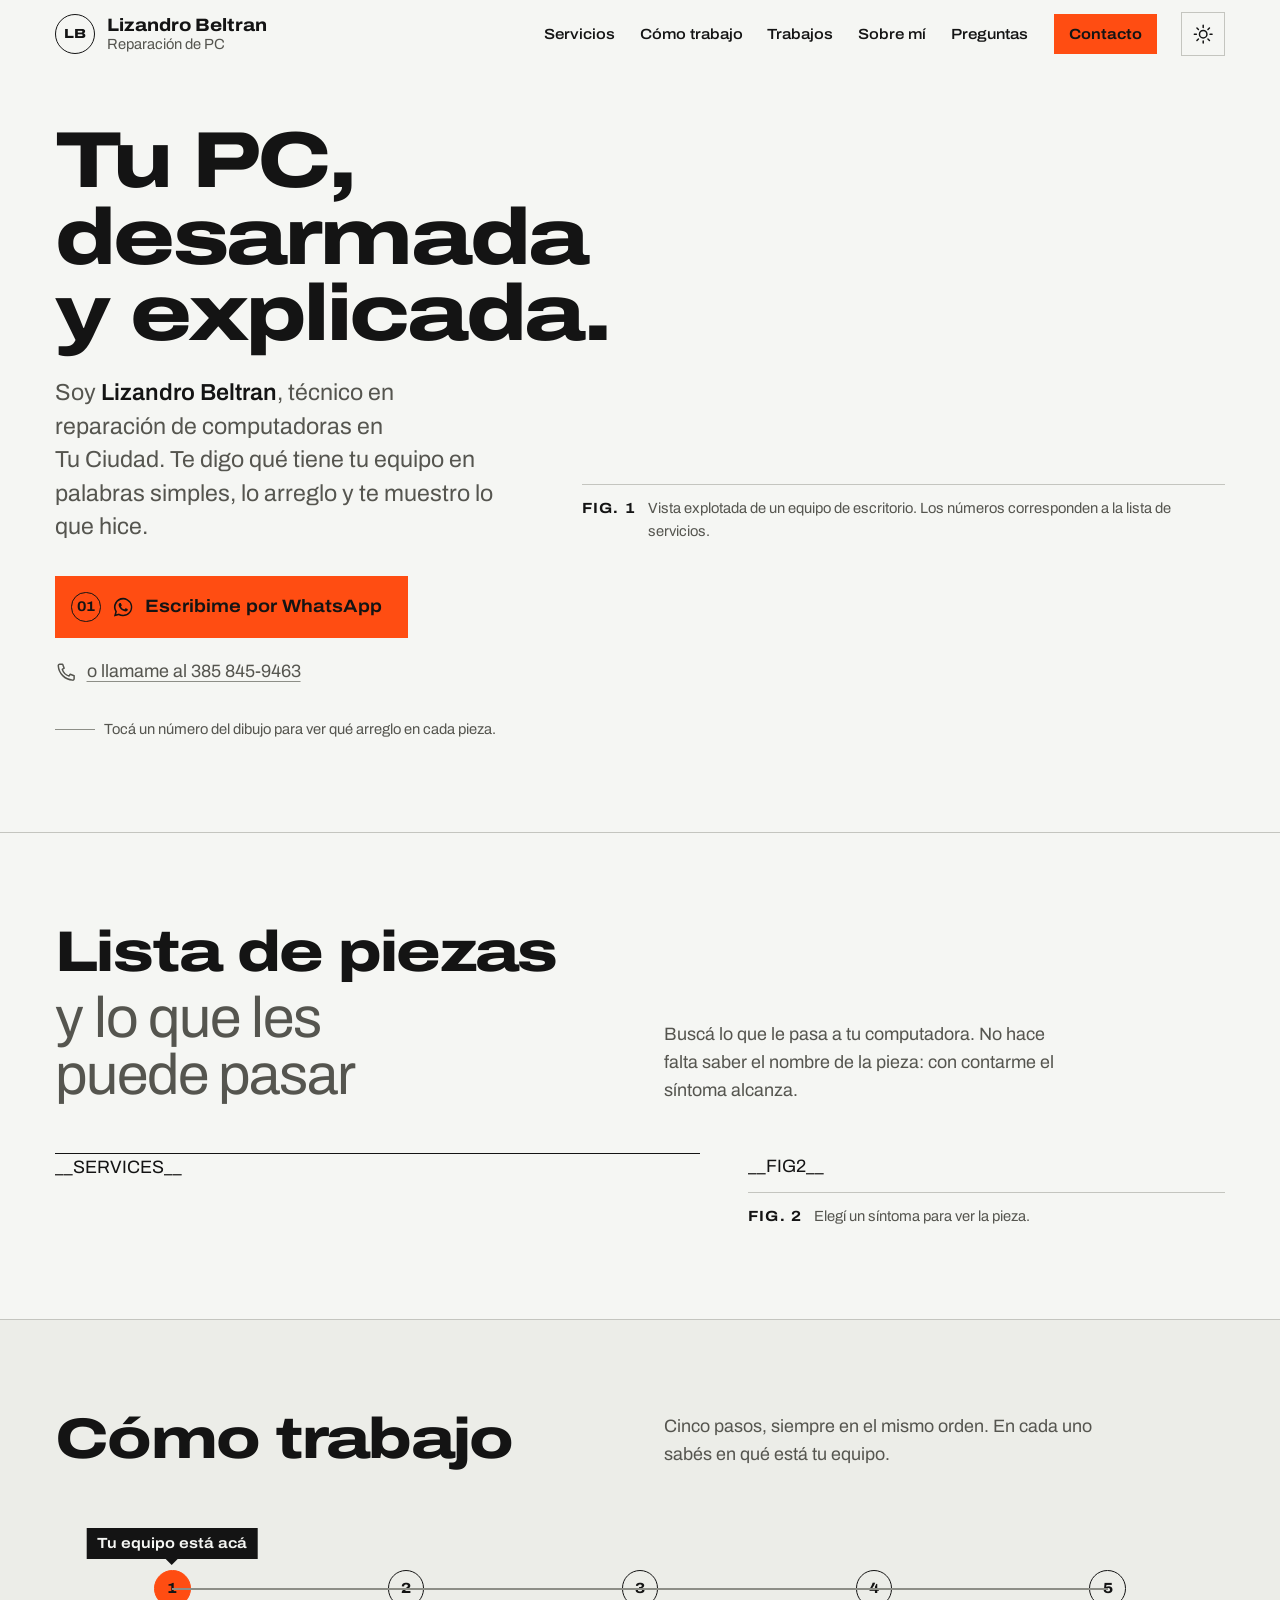
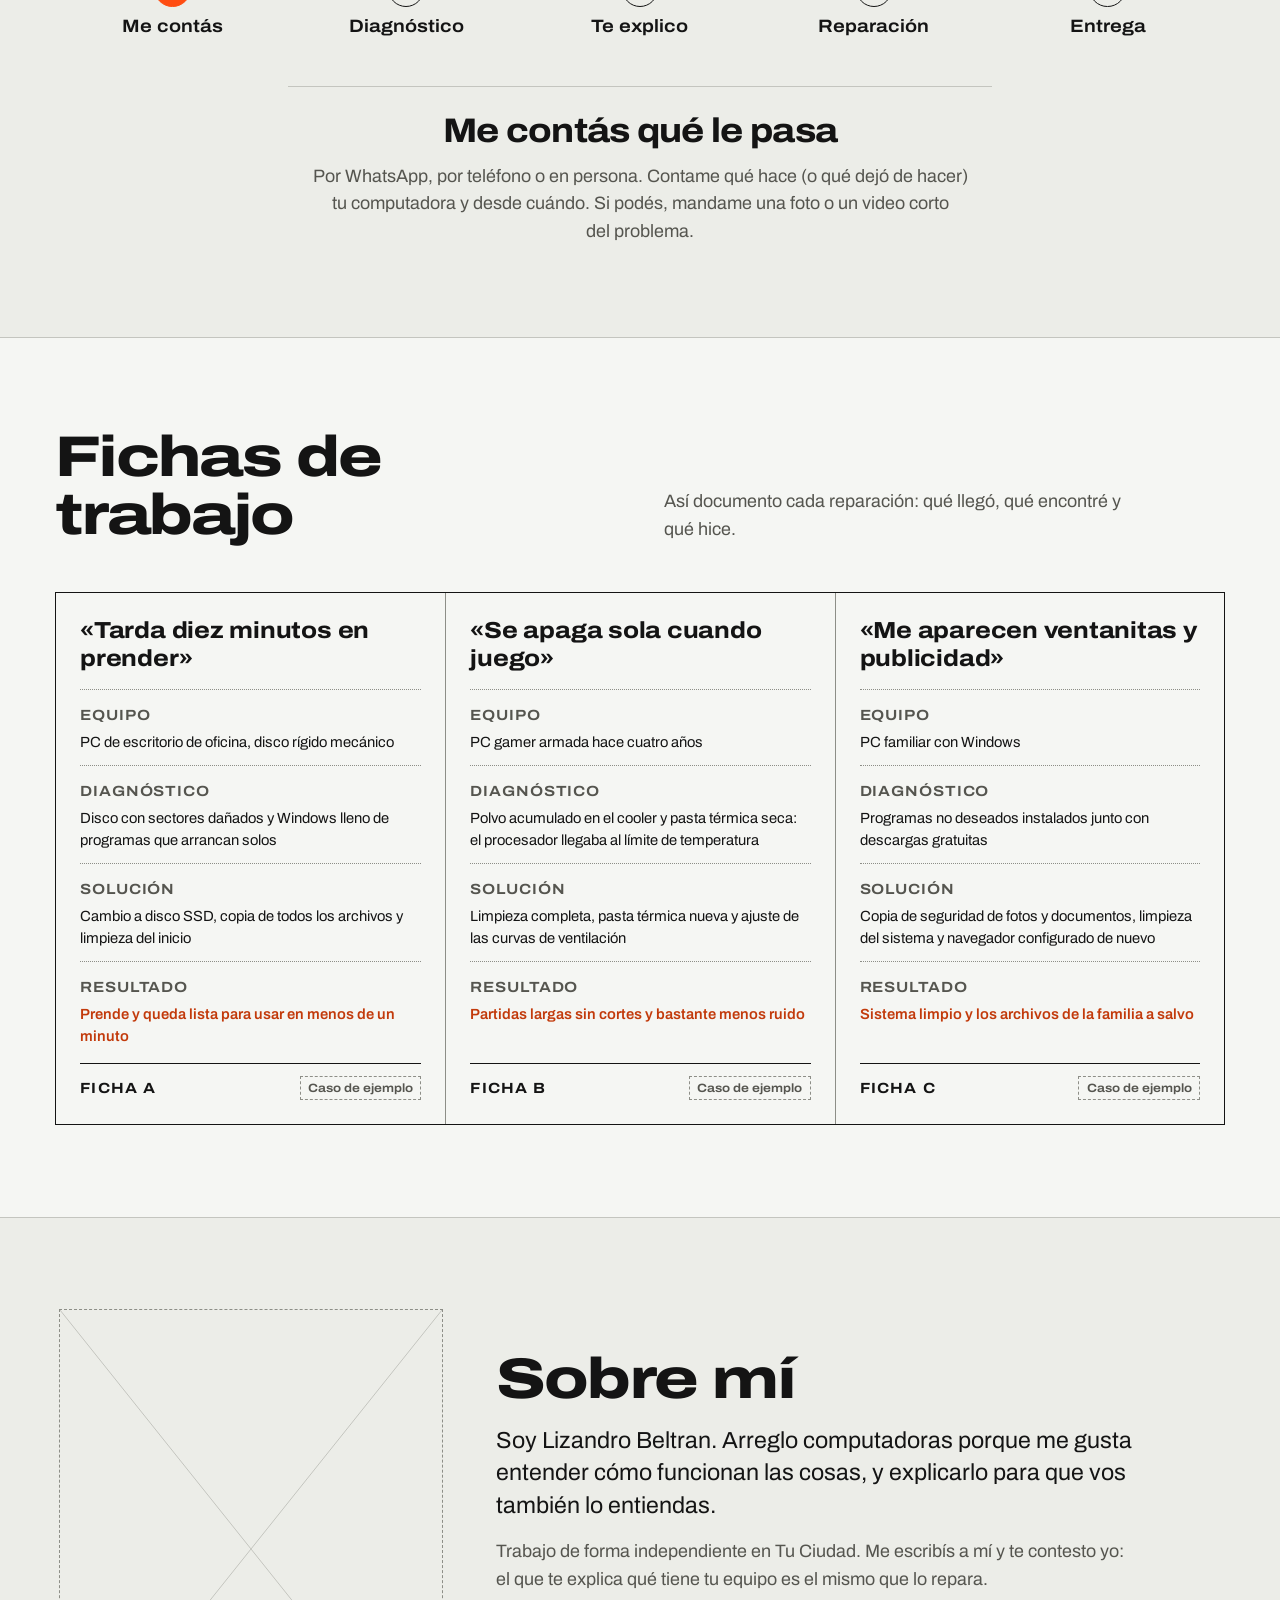
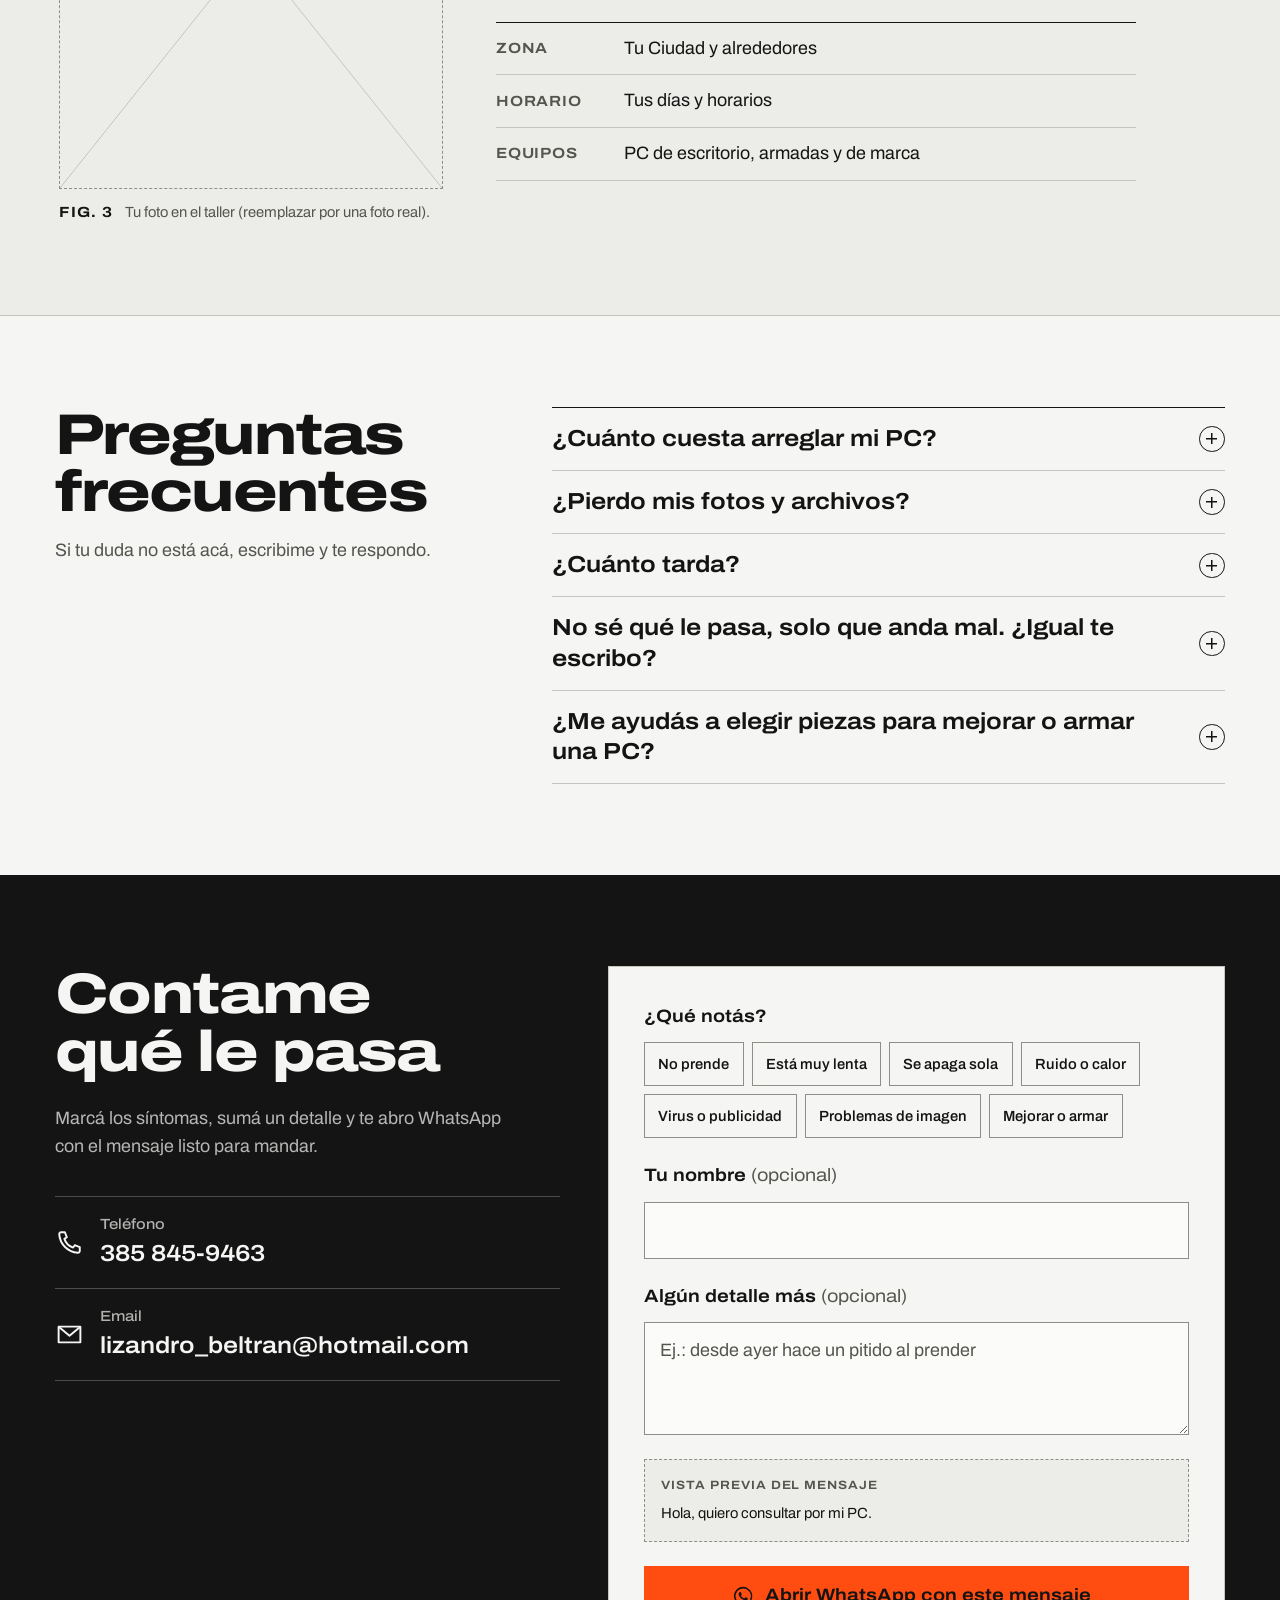
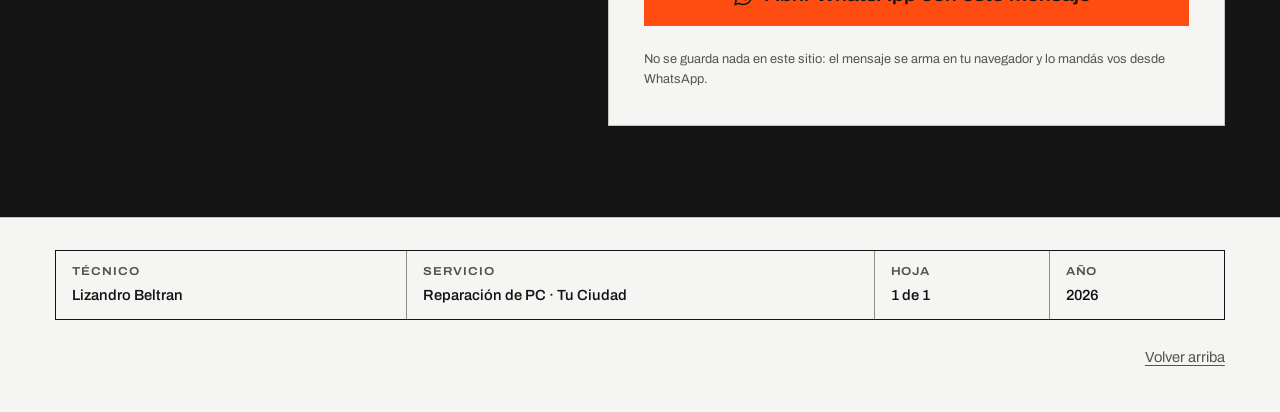
<file: index.template.html>
<!doctype html>
<html lang="es-AR">
<head>
  <meta charset="utf-8">
  <meta name="viewport" content="width=device-width, initial-scale=1">
  <meta http-equiv="Content-Security-Policy" content="default-src 'self'; script-src 'self'; style-src 'self'; img-src 'self' data:; font-src 'self'; connect-src 'self'; base-uri 'none'; form-action 'none'; object-src 'none'">
  <meta name="referrer" content="strict-origin-when-cross-origin">
  <title>Lizandro Beltran · Reparación de PC en Tu Ciudad</title>
  <meta name="description" content="Técnico en reparación de computadoras en Tu Ciudad. PC lenta, que no prende, se apaga sola, virus o Windows que no arranca: te explico qué tiene en palabras simples y te muestro lo que hice.">
  <meta name="theme-color" content="#f5f6f3" media="(prefers-color-scheme: light)">
  <meta name="theme-color" content="#161719" media="(prefers-color-scheme: dark)">
  <meta name="color-scheme" content="light dark">
  <link rel="canonical" href="https://valentinomastro-ops.github.io/portafolio-reparacion-pc/">
  <meta property="og:type" content="website">
  <meta property="og:locale" content="es_AR">
  <meta property="og:title" content="Lizandro Beltran · Reparación de PC">
  <meta property="og:description" content="Tu PC, desarmada y explicada. Diagnóstico, reparación y mejoras de computadoras en Tu Ciudad.">
  <meta property="og:image" content="https://valentinomastro-ops.github.io/portafolio-reparacion-pc/assets/og-image.png">
  <meta property="og:url" content="https://valentinomastro-ops.github.io/portafolio-reparacion-pc/">
  <meta name="twitter:card" content="summary_large_image">
  <link rel="icon" href="assets/favicon.svg" type="image/svg+xml">
  <link rel="manifest" href="site.webmanifest">
  <link rel="preload" href="assets/fonts/archivo-latin-wdth-normal.woff2" as="font" type="font/woff2" crossorigin>
  <link rel="stylesheet" href="css/styles.css">
  <link rel="stylesheet" href="css/exploded.css">
  <script src="js/theme-init.js"></script>
  <script src="js/main.js" defer></script>
  <script type="application/ld+json">
  {
    "@context": "https://schema.org",
    "@type": "LocalBusiness",
    "name": "Lizandro Beltran · Reparación de PC",
    "description": "Diagnóstico, reparación, limpieza y mejoras de computadoras de escritorio.",
    "telephone": "+54 9 385 845-9463",
    "email": "lizandro_beltran@hotmail.com",
    "areaServed": "Tu Ciudad",
    "url": "https://valentinomastro-ops.github.io/portafolio-reparacion-pc/"
  }
  </script>
</head>
<body>
  <svg class="sprite" aria-hidden="true" focusable="false">
    <symbol id="i-wa" viewBox="0 0 24 24"><path fill="currentColor" d="M12.04 2a9.9 9.9 0 0 0-8.5 15l-1.5 5 5.14-1.35A9.9 9.9 0 1 0 12.04 2Zm0 18.1a8.2 8.2 0 0 1-4.2-1.15l-.3-.18-3.05.8.82-2.97-.2-.31a8.2 8.2 0 1 1 6.93 3.81Zm4.5-6.14c-.25-.12-1.46-.72-1.69-.8-.23-.08-.39-.12-.55.12-.17.25-.64.8-.78.97-.14.16-.29.18-.53.06a6.7 6.7 0 0 1-3.34-2.92c-.25-.43.25-.4.72-1.34.08-.16.04-.3-.02-.43-.06-.12-.55-1.33-.76-1.82-.2-.48-.4-.41-.55-.42h-.47a.9.9 0 0 0-.65.3 2.74 2.74 0 0 0-.86 2.04 4.76 4.76 0 0 0 1 2.53c.12.16 1.7 2.6 4.13 3.65 1.53.66 2.13.72 2.9.6.46-.07 1.46-.6 1.66-1.18.21-.58.21-1.07.15-1.18-.06-.1-.22-.16-.47-.28Z"/></symbol>
    <symbol id="i-phone" viewBox="0 0 24 24"><path fill="none" stroke="currentColor" stroke-width="1.6" stroke-linejoin="round" d="M5 3.5h3.2l1.6 4.2-2 1.3a11 11 0 0 0 7.2 7.2l1.3-2 4.2 1.6V19a1.5 1.5 0 0 1-1.6 1.5A16.5 16.5 0 0 1 3.5 5.1 1.5 1.5 0 0 1 5 3.5Z"/></symbol>
    <symbol id="i-mail" viewBox="0 0 24 24"><g fill="none" stroke="currentColor" stroke-width="1.6" stroke-linejoin="round"><rect x="3" y="5.5" width="18" height="13"/><path d="m3.5 6 8.5 7 8.5-7"/></g></symbol>
    <symbol id="i-sun" viewBox="0 0 24 24"><g fill="none" stroke="currentColor" stroke-width="1.6" stroke-linecap="round"><circle cx="12" cy="12" r="4"/><path d="M12 2.5v2.2M12 19.3v2.2M2.5 12h2.2M19.3 12h2.2M5.3 5.3l1.6 1.6M17.1 17.1l1.6 1.6M5.3 18.7l1.6-1.6M17.1 6.9l1.6-1.6"/></g></symbol>
    <symbol id="i-moon" viewBox="0 0 24 24"><path fill="none" stroke="currentColor" stroke-width="1.6" stroke-linejoin="round" d="M19.5 14.6A7.8 7.8 0 0 1 9.4 4.5a7.8 7.8 0 1 0 10.1 10.1Z"/></symbol>
    <symbol id="i-menu" viewBox="0 0 24 24"><path fill="none" stroke="currentColor" stroke-width="1.6" stroke-linecap="square" d="M4 7h16M4 12h16M4 17h16"/></symbol>
    <symbol id="i-close" viewBox="0 0 24 24"><path fill="none" stroke="currentColor" stroke-width="1.6" stroke-linecap="square" d="m5.5 5.5 13 13M18.5 5.5l-13 13"/></symbol>
    <symbol id="i-arrow" viewBox="0 0 24 24"><path fill="none" stroke="currentColor" stroke-width="1.6" stroke-linecap="square" d="M4 12h15M13.5 6.5 19 12l-5.5 5.5"/></symbol>
  </svg>

  <a class="skip" href="#contenido">Saltar al contenido</a>

  <header class="site-header" data-header>
    <div class="wrap header-row">
      <a class="brand" href="#inicio" aria-label="Lizandro Beltran, ir al inicio">
        <span class="brand-mark" aria-hidden="true">LB</span>
        <span class="brand-text"><strong>Lizandro Beltran</strong><span>Reparación de PC</span></span>
      </a>
      <nav class="nav" id="menu" aria-label="Principal" data-nav>
        <ul>
          <li><a href="#servicios">Servicios</a></li>
          <li><a href="#proceso">Cómo trabajo</a></li>
          <li><a href="#trabajos">Trabajos</a></li>
          <li><a href="#sobre-mi">Sobre mí</a></li>
          <li><a href="#preguntas">Preguntas</a></li>
          <li class="nav-cta"><a class="btn btn-signal btn-sm" href="#contacto">Contacto</a></li>
        </ul>
      </nav>
      <div class="header-tools">
        <button class="icon-btn" type="button" data-theme-toggle aria-label="Cambiar a modo oscuro">
          <svg class="i i-sun" aria-hidden="true"><use href="#i-sun"/></svg>
          <svg class="i i-moon" aria-hidden="true"><use href="#i-moon"/></svg>
        </button>
        <button class="icon-btn menu-btn" type="button" data-menu-toggle aria-expanded="false" aria-controls="menu" aria-label="Abrir menú">
          <svg class="i i-open" aria-hidden="true"><use href="#i-menu"/></svg>
          <svg class="i i-close" aria-hidden="true"><use href="#i-close"/></svg>
        </button>
      </div>
    </div>
  </header>

  <main id="contenido">
    <!-- 1 · Portada -->
    <section class="hero" id="inicio" aria-labelledby="hero-title">
      <div class="wrap hero-grid">
        <div class="hero-copy">
          <h1 id="hero-title" class="display">Tu PC, desarmada y&nbsp;explicada.</h1>
          <p class="lede">Soy <strong>Lizandro Beltran</strong>, técnico en reparación de computadoras en Tu&nbsp;Ciudad. Te digo qué tiene tu equipo en palabras simples, lo arreglo y te muestro lo que hice.</p>
          <div class="hero-actions">
            <a class="btn btn-signal btn-lg" href="https://wa.me/5493858459463?text=Hola%2C%20quiero%20consultar%20por%20mi%20PC" target="_blank" rel="noopener noreferrer" data-wa-link>
              <span class="callout-num" aria-hidden="true">01</span>
              <svg class="i" aria-hidden="true"><use href="#i-wa"/></svg>
              Escribime por WhatsApp
            </a>
            <a class="link-quiet" href="tel:+5493858459463"><svg class="i" aria-hidden="true"><use href="#i-phone"/></svg>o llamame al 385 845-9463</a>
          </div>
          <p class="hero-hint" aria-hidden="true">Tocá un número del dibujo para ver qué arreglo en cada pieza.</p>
        </div>

        <figure class="exploded" aria-labelledby="fig1-cap">
          <svg class="exploded-svg" viewBox="__VIEWBOX__" role="img" aria-labelledby="fig1-title fig1-desc">
            <title id="fig1-title">Vista explotada de una PC de escritorio</title>
            <desc id="fig1-desc">Dibujo técnico de un gabinete con sus piezas separadas: placa madre, fuente, placa de video, procesador con cooler, memorias RAM, disco SSD y ventilador frontal. Cada pieza lleva un número que corresponde a un servicio.</desc>
            __PARTS__
            __CALLOUTS__
          </svg>
          <figcaption id="fig1-cap"><span class="fig-label">Fig. 1</span> Vista explotada de un equipo de escritorio. Los números corresponden a la lista de servicios.</figcaption>
        </figure>
      </div>
    </section>

    <!-- 2 · Servicios -->
    <section class="section" id="servicios" aria-labelledby="servicios-title">
      <div class="wrap">
        <div class="section-head">
          <h2 id="servicios-title" class="h2">Lista de piezas<br><span class="h2-sub">y lo que les puede pasar</span></h2>
          <p class="section-intro">Buscá lo que le pasa a tu computadora. No hace falta saber el nombre de la pieza: con contarme el síntoma alcanza.</p>
        </div>
        <div class="parts-layout">
          <ol class="parts-list" data-parts-list>
__SERVICES__
          </ol>
          <figure class="exploded exploded-sticky is-open" aria-hidden="true">
            __FIG2__
            <figcaption><span class="fig-label">Fig. 2</span> Elegí un síntoma para ver la pieza.</figcaption>
          </figure>
        </div>
      </div>
    </section>

    <!-- 3 · Proceso -->
    <section class="section section-alt" id="proceso" aria-labelledby="proceso-title">
      <div class="wrap">
        <div class="section-head">
          <h2 id="proceso-title" class="h2">Cómo trabajo</h2>
          <p class="section-intro">Cinco pasos, siempre en el mismo orden. En cada uno sabés en qué está tu equipo.</p>
        </div>
        <div class="process" data-process>
          <div class="process-track" aria-hidden="true">
            <span class="process-rail"></span>
            <span class="process-fill" data-process-fill></span>
            <span class="process-marker" data-process-marker><span>Tu equipo está acá</span></span>
          </div>
          <ol class="process-steps" role="list">
            <li><button type="button" class="process-step" data-step="0" aria-pressed="true"><span class="step-num">1</span><span class="step-name">Me contás<span class="step-here" aria-hidden="true">Tu equipo está acá</span></span></button></li>
            <li><button type="button" class="process-step" data-step="1" aria-pressed="false"><span class="step-num">2</span><span class="step-name">Diagnóstico<span class="step-here" aria-hidden="true">Tu equipo está acá</span></span></button></li>
            <li><button type="button" class="process-step" data-step="2" aria-pressed="false"><span class="step-num">3</span><span class="step-name">Te explico<span class="step-here" aria-hidden="true">Tu equipo está acá</span></span></button></li>
            <li><button type="button" class="process-step" data-step="3" aria-pressed="false"><span class="step-num">4</span><span class="step-name">Reparación<span class="step-here" aria-hidden="true">Tu equipo está acá</span></span></button></li>
            <li><button type="button" class="process-step" data-step="4" aria-pressed="false"><span class="step-num">5</span><span class="step-name">Entrega<span class="step-here" aria-hidden="true">Tu equipo está acá</span></span></button></li>
          </ol>
          <div class="process-detail" aria-live="polite">
            <div class="process-panel" data-panel="0">
              <h3>Me contás qué le pasa</h3>
              <p>Por WhatsApp, por teléfono o en persona. Contame qué hace (o qué dejó de hacer) tu computadora y desde cuándo. Si podés, mandame una foto o un video corto del problema.</p>
            </div>
            <div class="process-panel" data-panel="1" hidden>
              <h3>Reviso el equipo</h3>
              <p>Lo abro, pruebo cada pieza y encuentro la causa real del problema, no solo el síntoma.</p>
            </div>
            <div class="process-panel" data-panel="2" hidden>
              <h3>Te explico qué tiene y cuánto sale</h3>
              <p>Te cuento en palabras simples qué encontré, qué opciones tenés y cuánto cuesta cada una. Vos decidís cómo seguimos.</p>
            </div>
            <div class="process-panel" data-panel="3" hidden>
              <h3>Lo reparo</h3>
              <p>Hago solo lo que acordamos. Si aparece algo nuevo en el camino, te aviso antes de tocarlo.</p>
            </div>
            <div class="process-panel" data-panel="4" hidden>
              <h3>Te lo entrego funcionando</h3>
              <p>Lo probamos juntos y te muestro qué cambié y por qué, con las piezas viejas si querés verlas.</p>
            </div>
          </div>
        </div>
      </div>
    </section>

    <!-- 4 · Trabajos -->
    <section class="section" id="trabajos" aria-labelledby="trabajos-title">
      <div class="wrap">
        <div class="section-head">
          <h2 id="trabajos-title" class="h2">Fichas de trabajo</h2>
          <p class="section-intro">Así documento cada reparación: qué llegó, qué encontré y qué hice.</p>
        </div>
        <div class="sheets">
          <article class="sheet">
            <h3 class="sheet-title">«Tarda diez minutos en prender»</h3>
            <dl class="sheet-rows">
              <div><dt>Equipo</dt><dd>PC de escritorio de oficina, disco rígido mecánico</dd></div>
              <div><dt>Diagnóstico</dt><dd>Disco con sectores dañados y Windows lleno de programas que arrancan solos</dd></div>
              <div><dt>Solución</dt><dd>Cambio a disco SSD, copia de todos los archivos y limpieza del inicio</dd></div>
              <div><dt>Resultado</dt><dd>Prende y queda lista para usar en menos de un minuto</dd></div>
            </dl>
            <footer class="sheet-foot"><span class="fig-label">Ficha A</span><span class="tag-example">Caso de ejemplo</span></footer>
          </article>
          <article class="sheet">
            <h3 class="sheet-title">«Se apaga sola cuando juego»</h3>
            <dl class="sheet-rows">
              <div><dt>Equipo</dt><dd>PC gamer armada hace cuatro años</dd></div>
              <div><dt>Diagnóstico</dt><dd>Polvo acumulado en el cooler y pasta térmica seca: el procesador llegaba al límite de temperatura</dd></div>
              <div><dt>Solución</dt><dd>Limpieza completa, pasta térmica nueva y ajuste de las curvas de ventilación</dd></div>
              <div><dt>Resultado</dt><dd>Partidas largas sin cortes y bastante menos ruido</dd></div>
            </dl>
            <footer class="sheet-foot"><span class="fig-label">Ficha B</span><span class="tag-example">Caso de ejemplo</span></footer>
          </article>
          <article class="sheet">
            <h3 class="sheet-title">«Me aparecen ventanitas y publicidad»</h3>
            <dl class="sheet-rows">
              <div><dt>Equipo</dt><dd>PC familiar con Windows</dd></div>
              <div><dt>Diagnóstico</dt><dd>Programas no deseados instalados junto con descargas gratuitas</dd></div>
              <div><dt>Solución</dt><dd>Copia de seguridad de fotos y documentos, limpieza del sistema y navegador configurado de nuevo</dd></div>
              <div><dt>Resultado</dt><dd>Sistema limpio y los archivos de la familia a salvo</dd></div>
            </dl>
            <footer class="sheet-foot"><span class="fig-label">Ficha C</span><span class="tag-example">Caso de ejemplo</span></footer>
          </article>
        </div>
      </div>
    </section>

    <!-- 5 · Sobre mí -->
    <section class="section section-alt" id="sobre-mi" aria-labelledby="sobre-title">
      <div class="wrap about">
        <figure class="photo-slot">
          <div class="photo-frame">
            <svg viewBox="0 0 100 125" preserveAspectRatio="none" aria-hidden="true" focusable="false"><line x1="0" y1="0" x2="100" y2="125"/><line x1="100" y1="0" x2="0" y2="125"/></svg>
          </div>
          <figcaption><span class="fig-label">Fig. 3</span> Tu foto en el taller (reemplazar por una foto real).</figcaption>
        </figure>
        <div class="about-copy">
          <h2 id="sobre-title" class="h2">Sobre mí</h2>
          <p class="about-lead">Soy Lizandro Beltran. Arreglo computadoras porque me gusta entender cómo funcionan las cosas, y explicarlo para que vos también lo entiendas.</p>
          <p>Trabajo de forma independiente en Tu Ciudad. Me escribís a mí y te contesto yo: el que te explica qué tiene tu equipo es el mismo que lo repara.</p>
          <ul class="about-facts">
            <li><span class="fact-k">Zona</span><span class="fact-v">Tu Ciudad y alrededores</span></li>
            <li><span class="fact-k">Horario</span><span class="fact-v">Tus días y horarios</span></li>
            <li><span class="fact-k">Equipos</span><span class="fact-v">PC de escritorio, armadas y de marca</span></li>
          </ul>
        </div>
      </div>
    </section>

    <!-- 6 · Preguntas -->
    <section class="section" id="preguntas" aria-labelledby="faq-title">
      <div class="wrap faq-grid">
        <div class="section-head">
          <h2 id="faq-title" class="h2">Preguntas frecuentes</h2>
          <p class="section-intro">Si tu duda no está acá, escribime y te respondo.</p>
        </div>
        <div class="faq">
          <details>
            <summary>¿Cuánto cuesta arreglar mi PC?</summary>
            <p>Depende de lo que tenga. Primero reviso el equipo y te digo qué encontré y cuánto sale. Vos decidís si seguimos.</p>
          </details>
          <details>
            <summary>¿Pierdo mis fotos y archivos?</summary>
            <p>Antes de tocar el disco te pregunto qué es importante para vos y hago una copia de seguridad cuando el disco lo permite.</p>
          </details>
          <details>
            <summary>¿Cuánto tarda?</summary>
            <p>Depende del problema y de si hace falta conseguir repuestos. Cuando te paso el diagnóstico te digo también el plazo.</p>
          </details>
          <details>
            <summary>No sé qué le pasa, solo que anda mal. ¿Igual te escribo?</summary>
            <p>Sí. Contame qué notás con tus palabras, sin tecnicismos. Para eso está el diagnóstico.</p>
          </details>
          <details>
            <summary>¿Me ayudás a elegir piezas para mejorar o armar una PC?</summary>
            <p>Sí. Decime para qué la usás y cuánto querés invertir, y te propongo opciones que tengan sentido.</p>
          </details>
        </div>
      </div>
    </section>

    <!-- 7 · Contacto -->
    <section class="section contact" id="contacto" aria-labelledby="contacto-title">
      <div class="wrap contact-grid">
        <div class="contact-copy">
          <h2 id="contacto-title" class="h2">Contame qué le pasa</h2>
          <p class="section-intro">Marcá los síntomas, sumá un detalle y te abro WhatsApp con el mensaje listo para mandar.</p>
          <ul class="contact-direct">
            <li><a href="tel:+5493858459463"><svg class="i" aria-hidden="true"><use href="#i-phone"/></svg><span><span class="cd-k">Teléfono</span>385 845-9463</span></a></li>
            <li><a href="mailto:lizandro_beltran@hotmail.com"><svg class="i" aria-hidden="true"><use href="#i-mail"/></svg><span><span class="cd-k">Email</span>lizandro_beltran@hotmail.com</span></a></li>
          </ul>
        </div>

        <form class="composer" data-composer novalidate>
          <fieldset class="symptoms">
            <legend>¿Qué notás?</legend>
            <div class="chips">
              <label class="chip"><input type="checkbox" name="sintoma" value="No prende"><span>No prende</span></label>
              <label class="chip"><input type="checkbox" name="sintoma" value="Está muy lenta"><span>Está muy lenta</span></label>
              <label class="chip"><input type="checkbox" name="sintoma" value="Se apaga o se reinicia sola"><span>Se apaga sola</span></label>
              <label class="chip"><input type="checkbox" name="sintoma" value="Hace mucho ruido o calienta"><span>Ruido o calor</span></label>
              <label class="chip"><input type="checkbox" name="sintoma" value="Virus, publicidad o ventanas raras"><span>Virus o publicidad</span></label>
              <label class="chip"><input type="checkbox" name="sintoma" value="Pantalla negra o con rayas"><span>Problemas de imagen</span></label>
              <label class="chip"><input type="checkbox" name="sintoma" value="Quiero mejorarla o armar una nueva"><span>Mejorar o armar</span></label>
            </div>
          </fieldset>
          <div class="field">
            <label for="f-nombre">Tu nombre <span class="opt">(opcional)</span></label>
            <input id="f-nombre" name="nombre" type="text" autocomplete="given-name" maxlength="60">
          </div>
          <div class="field">
            <label for="f-detalle">Algún detalle más <span class="opt">(opcional)</span></label>
            <textarea id="f-detalle" name="detalle" rows="3" maxlength="600" placeholder="Ej.: desde ayer hace un pitido al prender"></textarea>
          </div>
          <p class="form-error" role="alert" data-form-error hidden>Marcá al menos un síntoma o escribí un detalle, así sé qué le pasa a tu equipo.</p>
          <div class="composer-preview" aria-live="polite">
            <span class="cp-k">Vista previa del mensaje</span>
            <p data-preview>Hola, quiero consultar por mi PC.</p>
          </div>
          <button class="btn btn-signal btn-lg btn-block" type="submit">
            <svg class="i" aria-hidden="true"><use href="#i-wa"/></svg>
            Abrir WhatsApp con este mensaje
          </button>
          <p class="form-note">No se guarda nada en este sitio: el mensaje se arma en tu navegador y lo mandás vos desde WhatsApp.</p>
        </form>
      </div>
    </section>
  </main>

  <footer class="site-footer">
    <div class="wrap">
      <dl class="title-block">
        <div><dt>Técnico</dt><dd>Lizandro Beltran</dd></div>
        <div><dt>Servicio</dt><dd>Reparación de PC · Tu Ciudad</dd></div>
        <div><dt>Hoja</dt><dd>1 de 1</dd></div>
        <div><dt>Año</dt><dd><span data-year>2026</span></dd></div>
      </dl>
      <p class="footer-top"><a href="#inicio">Volver arriba</a></p>
    </div>
  </footer>

  <a class="wa-bar" href="https://wa.me/5493858459463?text=Hola%2C%20quiero%20consultar%20por%20mi%20PC" target="_blank" rel="noopener noreferrer" data-wa-link>
    <svg class="i" aria-hidden="true"><use href="#i-wa"/></svg>
    Escribime por WhatsApp
  </a>
</body>
</html>
</file>
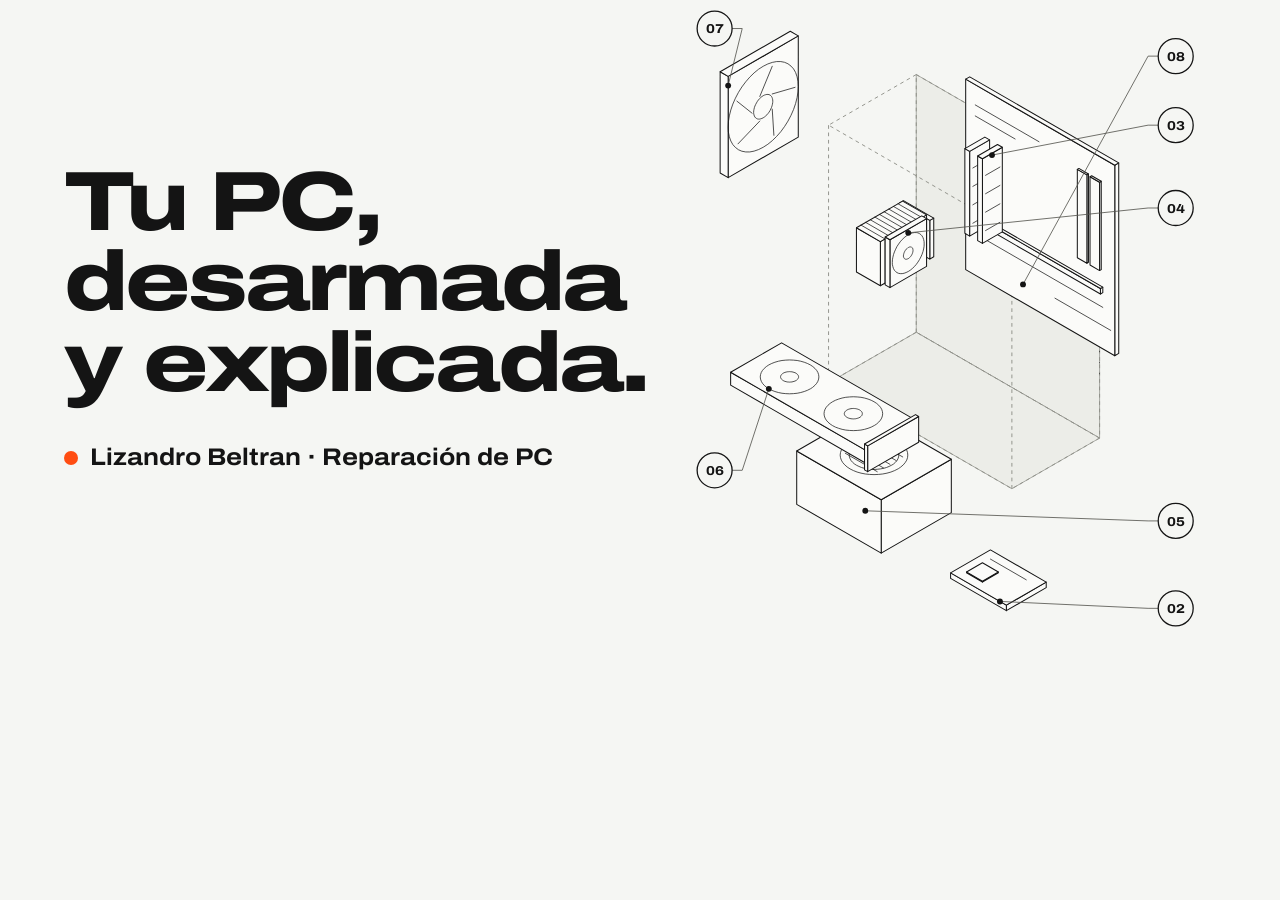
<file: tools/og.html>
<!doctype html>
<!-- Generated by tools/build.py. Source for assets/og-image.png (1200x630); see README. -->
<html lang="es-AR" data-theme="light" class="js">
<head><meta charset="utf-8">
<link rel="stylesheet" href="../css/styles.css"><link rel="stylesheet" href="../css/exploded.css">
<style>
body { width:1200px; height:630px; overflow:hidden; display:grid; grid-template-columns:1fr 520px; align-items:center; gap:40px; padding:0 64px; }
.og-name { font-weight:700; font-stretch:112%; margin-top:36px; font-size:24px; }
.display { font-size:84px; }
.og-city { margin-top:28px; color:var(--ink-2); font-size:22px; }
.og-name::before { content:""; display:inline-block; width:14px; height:14px; border-radius:50%; background:var(--signal); margin-right:12px; }
</style></head>
<body><div><h1 class="display">Tu PC, desarmada y&nbsp;explicada.</h1>
<p class="og-name">Lizandro Beltran · Reparación de PC</p></div>
<figure class="exploded is-open"><svg class="exploded-svg" viewBox="-249.1 -361.0 565.0 693.5"><g class="case-shell"><polygon class="case-back" points="0.0,0.0 199.2,115.0 199.2,-165.0 0.0,-280.0"/><polygon class="case-back" points="0.0,0.0 199.2,115.0 103.9,170.0 -95.3,55.0"/><line class="case" x1="0.0" y1="0.0" x2="0.0" y2="-280.0"/><line class="case" x1="0.0" y1="-280.0" x2="199.2" y2="-165.0"/><line class="case" x1="199.2" y1="-165.0" x2="199.2" y2="115.0"/><line class="case" x1="199.2" y1="115.0" x2="0.0" y2="0.0"/><line class="case" x1="-95.3" y1="55.0" x2="103.9" y2="170.0"/><line class="case" x1="103.9" y1="170.0" x2="103.9" y2="-110.0"/><line class="case" x1="103.9" y1="-110.0" x2="-95.3" y2="-225.0"/><line class="case" x1="-95.3" y1="-225.0" x2="-95.3" y2="55.0"/><line class="case" x1="0.0" y1="0.0" x2="-95.3" y2="55.0"/><line class="case" x1="199.2" y1="115.0" x2="103.9" y2="170.0"/><line class="case" x1="199.2" y1="-165.0" x2="103.9" y2="-110.0"/><line class="case" x1="0.0" y1="-280.0" x2="-95.3" y2="-225.0"/><line class="d" x1="199.2" y1="45.0" x2="199.2" y2="45.0"/><line class="d" x1="199.2" y1="33.0" x2="199.2" y2="33.0"/><line class="d" x1="199.2" y1="21.0" x2="199.2" y2="21.0"/><line class="d" x1="199.2" y1="9.0" x2="199.2" y2="9.0"/><line class="d" x1="199.2" y1="-3.0" x2="199.2" y2="-3.0"/><line class="d" x1="199.2" y1="-15.0" x2="199.2" y2="-15.0"/><line class="d" x1="199.2" y1="-27.0" x2="199.2" y2="-27.0"/></g>
<g class="part" data-part="placa"><g transform="translate(44.2 -25.5)"><polygon class="f" points="175.8,48.5 175.8,-158.5 171.5,-156.0 171.5,51.0"/><polygon class="f" points="9.5,-42.5 171.5,51.0 171.5,-156.0 9.5,-249.5"/><polygon class="f" points="13.9,-252.0 175.8,-158.5 171.5,-156.0 9.5,-249.5"/><line class="d" x1="19.9" y1="-221.5" x2="89.2" y2="-181.5"/><line class="d" x1="19.9" y1="-209.5" x2="63.2" y2="-184.5"/><line class="d" x1="106.5" y1="-11.5" x2="167.1" y2="23.5"/><line class="d" x1="28.6" y1="-76.5" x2="158.5" y2="-1.5"/><polygon class="f" points="142.9,-50.5 142.9,-146.5 141.2,-145.5 141.2,-49.5"/><polygon class="f" points="130.8,-55.5 141.2,-49.5 141.2,-145.5 130.8,-151.5"/><polygon class="f" points="132.5,-152.5 142.9,-146.5 141.2,-145.5 130.8,-151.5"/><polygon class="f" points="156.8,-42.5 156.8,-138.5 155.0,-137.5 155.0,-41.5"/><polygon class="f" points="144.6,-47.5 155.0,-41.5 155.0,-137.5 144.6,-143.5"/><polygon class="f" points="146.4,-144.5 156.8,-138.5 155.0,-137.5 144.6,-143.5"/><polygon class="f" points="158.5,-17.5 158.5,-23.5 155.9,-22.0 155.9,-16.0"/><polygon class="f" points="26.0,-91.0 155.9,-16.0 155.9,-22.0 26.0,-97.0"/><polygon class="f" points="28.6,-98.5 158.5,-23.5 155.9,-22.0 26.0,-97.0"/></g></g>
<g class="part" data-part="fuente"><g transform="translate(-58.9 136.0)"><polygon class="f" points="97.0,60.0 97.0,2.0 20.8,46.0 20.8,104.0"/><polygon class="f" points="-71.0,51.0 20.8,104.0 20.8,46.0 -71.0,-7.0"/><polygon class="f" points="5.2,-51.0 97.0,2.0 20.8,46.0 -71.0,-7.0"/><polygon class="d" points="39.0,12.5 35.4,14.3 31.4,15.9 27.1,17.1 22.5,18.0 17.8,18.5 13.0,18.7 8.2,18.5 3.5,18.0 -1.1,17.1 -5.4,15.9 -9.4,14.3 -13.0,12.5 -16.2,10.4 -18.8,8.1 -21.0,5.6 -22.5,3.0 -23.4,0.3 -23.8,-2.5 -23.4,-5.3 -22.5,-8.0 -21.0,-10.6 -18.8,-13.1 -16.2,-15.4 -13.0,-17.5 -9.4,-19.3 -5.4,-20.9 -1.1,-22.1 3.5,-23.0 8.2,-23.5 13.0,-23.7 17.8,-23.5 22.5,-23.0 27.1,-22.1 31.4,-20.9 35.4,-19.3 39.0,-17.5 42.1,-15.4 44.8,-13.1 46.9,-10.6 48.5,-8.0 49.4,-5.3 49.7,-2.5 49.4,0.3 48.5,3.0 46.9,5.6 44.8,8.1 42.1,10.4"/><polygon class="d" points="32.0,8.5 29.4,9.8 26.5,11.0 23.3,11.9 20.0,12.5 16.5,12.9 13.0,13.1 9.5,12.9 6.0,12.5 2.7,11.9 -0.5,11.0 -3.4,9.8 -6.1,8.5 -8.4,7.0 -10.3,5.3 -11.9,3.5 -13.0,1.5 -13.7,-0.5 -14.0,-2.5 -13.7,-4.5 -13.0,-6.5 -11.9,-8.5 -10.3,-10.3 -8.4,-12.0 -6.1,-13.5 -3.4,-14.8 -0.5,-16.0 2.7,-16.9 6.0,-17.5 9.5,-17.9 13.0,-18.1 16.5,-17.9 20.0,-17.5 23.3,-16.9 26.5,-16.0 29.4,-14.8 32.0,-13.5 34.4,-12.0 36.3,-10.3 37.9,-8.5 39.0,-6.5 39.7,-4.5 39.9,-2.5 39.7,-0.5 39.0,1.5 37.9,3.5 36.3,5.3 34.4,7.0"/><line class="d" x1="9.5" y1="-20.5" x2="44.2" y2="-0.5"/><line class="d" x1="2.6" y1="-16.5" x2="37.2" y2="3.5"/><line class="d" x1="-4.3" y1="-12.5" x2="30.3" y2="7.5"/><line class="d" x1="-11.3" y1="-8.5" x2="23.4" y2="11.5"/><line class="d" x1="-18.2" y1="-4.5" x2="16.5" y2="15.5"/></g></g>
<g class="part" data-part="gpu"><g transform="translate(-161.9 110.5)"><polygon class="f" points="161.1,-1.0 161.1,-15.0 105.7,17.0 105.7,31.0"/><polygon class="f" points="-39.8,-53.0 105.7,31.0 105.7,17.0 -39.8,-67.0"/><polygon class="f" points="15.6,-99.0 161.1,-15.0 105.7,17.0 -39.8,-67.0"/><polygon class="d" points="46.8,-49.0 43.6,-47.4 40.2,-46.1 36.4,-45.0 32.5,-44.2 28.4,-43.8 24.2,-43.6 20.1,-43.8 16.0,-44.2 12.1,-45.0 8.3,-46.1 4.9,-47.4 1.7,-49.0 -1.0,-50.8 -3.3,-52.8 -5.2,-55.0 -6.5,-57.2 -7.3,-59.6 -7.6,-62.0 -7.3,-64.4 -6.5,-66.8 -5.2,-69.0 -3.3,-71.2 -1.0,-73.2 1.7,-75.0 4.9,-76.6 8.3,-77.9 12.1,-79.0 16.0,-79.8 20.1,-80.2 24.2,-80.4 28.4,-80.2 32.5,-79.8 36.4,-79.0 40.2,-77.9 43.6,-76.6 46.8,-75.0 49.5,-73.2 51.8,-71.2 53.7,-69.0 55.0,-66.8 55.8,-64.4 56.1,-62.0 55.8,-59.6 55.0,-57.2 53.7,-55.0 51.8,-52.8 49.5,-50.8"/><polygon class="d" points="31.2,-58.0 30.2,-57.5 29.1,-57.1 28.0,-56.8 26.8,-56.5 25.5,-56.4 24.2,-56.3 23.0,-56.4 21.7,-56.5 20.5,-56.8 19.3,-57.1 18.3,-57.5 17.3,-58.0 16.5,-58.6 15.8,-59.2 15.2,-59.8 14.8,-60.5 14.5,-61.3 14.5,-62.0 14.5,-62.7 14.8,-63.5 15.2,-64.2 15.8,-64.8 16.5,-65.4 17.3,-66.0 18.3,-66.5 19.3,-66.9 20.5,-67.2 21.7,-67.5 23.0,-67.6 24.2,-67.7 25.5,-67.6 26.8,-67.5 28.0,-67.2 29.1,-66.9 30.2,-66.5 31.2,-66.0 32.0,-65.4 32.7,-64.8 33.3,-64.2 33.7,-63.5 34.0,-62.7 34.0,-62.0 34.0,-61.3 33.7,-60.5 33.3,-59.8 32.7,-59.2 32.0,-58.6"/><polygon class="d" points="116.0,-9.0 112.9,-7.4 109.5,-6.1 105.7,-5.0 101.8,-4.2 97.7,-3.8 93.5,-3.6 89.4,-3.8 85.3,-4.2 81.3,-5.0 77.6,-6.1 74.1,-7.4 71.0,-9.0 68.3,-10.8 66.0,-12.8 64.1,-15.0 62.8,-17.2 62.0,-19.6 61.7,-22.0 62.0,-24.4 62.8,-26.8 64.1,-29.0 66.0,-31.2 68.3,-33.2 71.0,-35.0 74.1,-36.6 77.6,-37.9 81.3,-39.0 85.3,-39.8 89.4,-40.2 93.5,-40.4 97.7,-40.2 101.8,-39.8 105.7,-39.0 109.5,-37.9 112.9,-36.6 116.0,-35.0 118.8,-33.2 121.1,-31.2 123.0,-29.0 124.3,-26.8 125.1,-24.4 125.4,-22.0 125.1,-19.6 124.3,-17.2 123.0,-15.0 121.1,-12.8 118.8,-10.8"/><polygon class="d" points="100.5,-18.0 99.5,-17.5 98.4,-17.1 97.3,-16.8 96.1,-16.5 94.8,-16.4 93.5,-16.3 92.3,-16.4 91.0,-16.5 89.8,-16.8 88.6,-17.1 87.6,-17.5 86.6,-18.0 85.8,-18.6 85.0,-19.2 84.5,-19.8 84.1,-20.5 83.8,-21.3 83.7,-22.0 83.8,-22.7 84.1,-23.5 84.5,-24.2 85.0,-24.8 85.8,-25.4 86.6,-26.0 87.6,-26.5 88.6,-26.9 89.8,-27.2 91.0,-27.5 92.3,-27.6 93.5,-27.7 94.8,-27.6 96.1,-27.5 97.3,-27.2 98.4,-26.9 99.5,-26.5 100.5,-26.0 101.3,-25.4 102.0,-24.8 102.6,-24.2 103.0,-23.5 103.2,-22.7 103.3,-22.0 103.2,-21.3 103.0,-20.5 102.6,-19.8 102.0,-19.2 101.3,-18.6"/><polygon class="f" points="164.5,9.0 164.5,-19.0 109.1,13.0 109.1,41.0"/><polygon class="f" points="105.7,39.0 109.1,41.0 109.1,13.0 105.7,11.0"/><polygon class="f" points="161.1,-21.0 164.5,-19.0 109.1,13.0 105.7,11.0"/></g></g>
<g class="part" data-part="cooler"><g transform="translate(-103.1 8.5)"><polygon class="f" points="122.1,-90.5 122.1,-132.5 117.8,-130.0 117.8,-88.0"/><polygon class="f" points="84.9,-107.0 117.8,-88.0 117.8,-130.0 84.9,-149.0"/><polygon class="f" points="89.2,-151.5 122.1,-132.5 117.8,-130.0 84.9,-149.0"/><polygon class="f" points="114.3,-88.0 114.3,-136.0 64.1,-107.0 64.1,-59.0"/><polygon class="f" points="38.1,-74.0 64.1,-59.0 64.1,-107.0 38.1,-122.0"/><polygon class="f" points="88.3,-151.0 114.3,-136.0 64.1,-107.0 38.1,-122.0"/><line class="d" x1="83.3" y1="-148.1" x2="109.3" y2="-133.1"/><line class="d" x1="109.3" y1="-85.1" x2="109.3" y2="-133.1"/><line class="d" x1="78.3" y1="-145.2" x2="104.3" y2="-130.2"/><line class="d" x1="104.3" y1="-82.2" x2="104.3" y2="-130.2"/><line class="d" x1="73.3" y1="-142.3" x2="99.2" y2="-127.3"/><line class="d" x1="99.2" y1="-79.3" x2="99.2" y2="-127.3"/><line class="d" x1="68.2" y1="-139.4" x2="94.2" y2="-124.4"/><line class="d" x1="94.2" y1="-76.4" x2="94.2" y2="-124.4"/><line class="d" x1="63.2" y1="-136.5" x2="89.2" y2="-121.5"/><line class="d" x1="89.2" y1="-73.5" x2="89.2" y2="-121.5"/><line class="d" x1="58.2" y1="-133.6" x2="84.2" y2="-118.6"/><line class="d" x1="84.2" y1="-70.6" x2="84.2" y2="-118.6"/><line class="d" x1="53.2" y1="-130.7" x2="79.2" y2="-115.7"/><line class="d" x1="79.2" y1="-67.7" x2="79.2" y2="-115.7"/><line class="d" x1="48.2" y1="-127.8" x2="74.1" y2="-112.8"/><line class="d" x1="74.1" y1="-64.8" x2="74.1" y2="-112.8"/><line class="d" x1="43.1" y1="-124.9" x2="69.1" y2="-109.9"/><line class="d" x1="69.1" y1="-61.9" x2="69.1" y2="-109.9"/><polygon class="f" points="114.3,-80.0 114.3,-132.0 74.5,-109.0 74.5,-57.0"/><polygon class="f" points="69.3,-60.0 74.5,-57.0 74.5,-109.0 69.3,-112.0"/><polygon class="f" points="109.1,-135.0 114.3,-132.0 74.5,-109.0 69.3,-112.0"/><polygon class="d" points="77.1,-84.5 77.2,-87.2 77.7,-90.0 78.4,-92.9 79.4,-95.8 80.7,-98.7 82.1,-101.6 83.9,-104.3 85.7,-106.8 87.8,-109.2 89.9,-111.2 92.1,-113.0 94.4,-114.5 96.7,-115.6 98.9,-116.4 101.0,-116.8 103.1,-116.8 104.9,-116.5 106.6,-115.7 108.1,-114.6 109.4,-113.2 110.4,-111.4 111.1,-109.3 111.6,-107.0 111.7,-104.5 111.6,-101.8 111.1,-99.0 110.4,-96.1 109.4,-93.2 108.1,-90.3 106.6,-87.4 104.9,-84.7 103.1,-82.2 101.0,-79.8 98.9,-77.8 96.7,-76.0 94.4,-74.5 92.1,-73.4 89.9,-72.6 87.8,-72.2 85.7,-72.2 83.9,-72.5 82.1,-73.3 80.7,-74.4 79.4,-75.8 78.4,-77.6 77.7,-79.7 77.2,-82.0"/><polygon class="d" points="89.2,-91.5 89.2,-92.3 89.4,-93.2 89.6,-94.0 89.9,-94.9 90.3,-95.8 90.7,-96.6 91.2,-97.4 91.8,-98.2 92.4,-98.9 93.1,-99.5 93.7,-100.1 94.4,-100.5 95.1,-100.8 95.7,-101.1 96.4,-101.2 97.0,-101.2 97.6,-101.1 98.1,-100.9 98.5,-100.5 98.9,-100.1 99.2,-99.6 99.4,-99.0 99.5,-98.3 99.6,-97.5 99.5,-96.7 99.4,-95.8 99.2,-95.0 98.9,-94.1 98.5,-93.2 98.1,-92.4 97.6,-91.6 97.0,-90.8 96.4,-90.1 95.7,-89.5 95.1,-88.9 94.4,-88.5 93.7,-88.2 93.1,-87.9 92.4,-87.8 91.8,-87.8 91.2,-87.9 90.7,-88.1 90.3,-88.5 89.9,-88.9 89.6,-89.4 89.4,-90.0 89.2,-90.7"/></g></g>
<g class="part" data-part="ram"><g transform="translate(-58.9 -68.0)"><polygon class="f" points="138.6,-49.0 138.6,-141.0 116.9,-128.5 116.9,-36.5"/><polygon class="f" points="111.7,-39.5 116.9,-36.5 116.9,-128.5 111.7,-131.5"/><polygon class="f" points="133.4,-144.0 138.6,-141.0 116.9,-128.5 111.7,-131.5"/><line class="d" x1="136.0" y1="-59.5" x2="120.4" y2="-50.5"/><line class="d" x1="136.0" y1="-79.5" x2="120.4" y2="-70.5"/><line class="d" x1="136.0" y1="-99.5" x2="120.4" y2="-90.5"/><line class="d" x1="136.0" y1="-119.5" x2="120.4" y2="-110.5"/><polygon class="f" points="152.4,-41.0 152.4,-133.0 130.8,-120.5 130.8,-28.5"/><polygon class="f" points="125.6,-31.5 130.8,-28.5 130.8,-120.5 125.6,-123.5"/><polygon class="f" points="147.2,-136.0 152.4,-133.0 130.8,-120.5 125.6,-123.5"/><line class="d" x1="149.8" y1="-51.5" x2="134.2" y2="-42.5"/><line class="d" x1="149.8" y1="-71.5" x2="134.2" y2="-62.5"/><line class="d" x1="149.8" y1="-91.5" x2="134.2" y2="-82.5"/><line class="d" x1="149.8" y1="-111.5" x2="134.2" y2="-102.5"/></g></g>
<g class="part" data-part="ssd"><g transform="translate(-14.7 161.5)"><polygon class="f" points="155.9,116.0 155.9,110.0 112.6,135.0 112.6,141.0"/><polygon class="f" points="52.0,106.0 112.6,141.0 112.6,135.0 52.0,100.0"/><polygon class="f" points="95.3,75.0 155.9,110.0 112.6,135.0 52.0,100.0"/><line class="d" x1="95.3" y1="85.0" x2="134.2" y2="107.5"/><polygon class="f" points="103.9,100.0 103.9,99.0 86.6,109.0 86.6,110.0"/><polygon class="f" points="69.3,100.0 86.6,110.0 86.6,109.0 69.3,99.0"/><polygon class="f" points="86.6,89.0 103.9,99.0 86.6,109.0 69.3,99.0"/></g></g>
<g class="part" data-part="gabinete"><g transform="translate(-117.8 -68.0)"><polygon class="f" points="-10.4,-144.0 -10.4,-254.0 -86.6,-210.0 -86.6,-100.0"/><polygon class="f" points="-95.3,-105.0 -86.6,-100.0 -86.6,-210.0 -95.3,-215.0"/><polygon class="f" points="-19.1,-259.0 -10.4,-254.0 -86.6,-210.0 -95.3,-215.0"/><polygon class="d" points="-86.6,-155.0 -86.3,-160.9 -85.3,-167.1 -83.7,-173.5 -81.5,-179.9 -78.7,-186.3 -75.4,-192.6 -71.7,-198.5 -67.5,-204.1 -63.1,-209.2 -58.4,-213.8 -53.5,-217.8 -48.5,-221.0 -43.5,-223.5 -38.6,-225.2 -33.9,-226.1 -29.4,-226.1 -25.3,-225.3 -21.6,-223.7 -18.3,-221.2 -15.5,-218.1 -13.3,-214.2 -11.7,-209.6 -10.7,-204.6 -10.4,-199.0 -10.7,-193.1 -11.7,-186.9 -13.3,-180.5 -15.5,-174.1 -18.3,-167.7 -21.6,-161.4 -25.3,-155.5 -29.4,-149.9 -33.9,-144.8 -38.6,-140.2 -43.5,-136.2 -48.5,-133.0 -53.5,-130.5 -58.4,-128.8 -63.1,-127.9 -67.5,-127.9 -71.7,-128.7 -75.4,-130.3 -78.7,-132.8 -81.5,-135.9 -83.7,-139.8 -85.3,-144.4 -86.3,-149.4"/><polygon class="d" points="-58.9,-171.0 -58.8,-172.6 -58.5,-174.3 -58.1,-176.0 -57.5,-177.8 -56.7,-179.5 -55.8,-181.2 -54.8,-182.9 -53.7,-184.4 -52.5,-185.8 -51.2,-187.0 -49.9,-188.1 -48.5,-189.0 -47.1,-189.7 -45.8,-190.1 -44.5,-190.4 -43.3,-190.4 -42.2,-190.2 -41.1,-189.7 -40.3,-189.1 -39.5,-188.2 -38.9,-187.1 -38.5,-185.9 -38.2,-184.5 -38.1,-183.0 -38.2,-181.4 -38.5,-179.7 -38.9,-178.0 -39.5,-176.2 -40.3,-174.5 -41.1,-172.8 -42.2,-171.1 -43.3,-169.6 -44.5,-168.2 -45.8,-167.0 -47.1,-165.9 -48.5,-165.0 -49.9,-164.3 -51.2,-163.9 -52.5,-163.6 -53.7,-163.6 -54.8,-163.8 -55.8,-164.3 -56.7,-164.9 -57.5,-165.8 -58.1,-166.9 -58.5,-168.1 -58.8,-169.5"/><line class="d" x1="-60.6" y1="-170.0" x2="-77.1" y2="-183.1"/><line class="d" x1="-52.2" y1="-188.2" x2="-38.7" y2="-221.0"/><line class="d" x1="-38.7" y1="-190.9" x2="-13.9" y2="-198.1"/><line class="d" x1="-38.7" y1="-174.4" x2="-36.9" y2="-146.0"/><line class="d" x1="-52.2" y1="-161.5" x2="-75.9" y2="-136.7"/></g></g><a class="callout" href="#svc-ssd" data-part="ssd" aria-label="02: Disco y sistema. Windows no arranca, tiene virus o se llena de publicidad"><polyline class="leader" points="90.9,292.5 251.9,300.0 281.9,300.0"/><circle class="leader-dot" cx="90.9" cy="292.5" r="3.2"/><circle class="bubble" cx="281.9" cy="300.0" r="19"/><text x="281.9" y="300.0" dy="0.36em">02</text></a>
<a class="callout" href="#svc-ram" data-part="ram" aria-label="03: Memoria RAM. Se tilda cuando abrís varias cosas a la vez"><polyline class="leader" points="82.3,-192.5 251.9,-225.0 281.9,-225.0"/><circle class="leader-dot" cx="82.3" cy="-192.5" r="3.2"/><circle class="bubble" cx="281.9" cy="-225.0" r="19"/><text x="281.9" y="-225.0" dy="0.36em">03</text></a>
<a class="callout" href="#svc-cooler" data-part="cooler" aria-label="04: Procesador y cooler. Se apaga sola, calienta o suena como un avión"><polyline class="leader" points="-8.7,-108.0 251.9,-135.0 281.9,-135.0"/><circle class="leader-dot" cx="-8.7" cy="-108.0" r="3.2"/><circle class="bubble" cx="281.9" cy="-135.0" r="19"/><text x="281.9" y="-135.0" dy="0.36em">04</text></a>
<a class="callout" href="#svc-fuente" data-part="fuente" aria-label="05: Fuente de alimentación. No prende, o se reinicia sin aviso"><polyline class="leader" points="-55.4,194.0 251.9,205.0 281.9,205.0"/><circle class="leader-dot" cx="-55.4" cy="194.0" r="3.2"/><circle class="bubble" cx="281.9" cy="205.0" r="19"/><text x="281.9" y="205.0" dy="0.36em">05</text></a>
<a class="callout" href="#svc-gpu" data-part="gpu" aria-label="06: Placa de video. Pantalla negra, rayas, o los juegos se traban"><polyline class="leader" points="-160.2,61.5 -189.1,150.0 -219.1,150.0"/><circle class="leader-dot" cx="-160.2" cy="61.5" r="3.2"/><circle class="bubble" cx="-219.1" cy="150.0" r="19"/><text x="-219.1" y="150.0" dy="0.36em">06</text></a>
<a class="callout" href="#svc-gabinete" data-part="gabinete" aria-label="07: Armado y mejoras. Querés una PC más rápida o armar una nueva"><polyline class="leader" points="-204.4,-268.0 -189.1,-330.0 -219.1,-330.0"/><circle class="leader-dot" cx="-204.4" cy="-268.0" r="3.2"/><circle class="bubble" cx="-219.1" cy="-330.0" r="19"/><text x="-219.1" y="-330.0" dy="0.36em">07</text></a>
<a class="callout" href="#svc-placa" data-part="placa" aria-label="08: Diagnóstico general. Anda mal y no sabés por qué"><polyline class="leader" points="116.0,-52.0 251.9,-300.0 281.9,-300.0"/><circle class="leader-dot" cx="116.0" cy="-52.0" r="3.2"/><circle class="bubble" cx="281.9" cy="-300.0" r="19"/><text x="281.9" y="-300.0" dy="0.36em">08</text></a></svg></figure>
</body></html>
</file>
<file: css/styles.css>
/* ==========================================================================
   Reparación de PC — portafolio
   World: an exploded-view service manual. Paper, one ink, one signal orange.
   ========================================================================== */

@font-face {
  font-family: "Archivo";
  src: url("../assets/fonts/archivo-latin-wdth-normal.woff2") format("woff2-variations"),
       url("../assets/fonts/archivo-latin-wdth-normal.woff2") format("woff2");
  font-weight: 100 900;
  font-stretch: 62% 125%;
  font-style: normal;
  font-display: swap;
}

/* ---------- Tokens ---------- */
:root {
  --paper: #f5f6f3;
  --paper-2: #ecede8;
  --ink: #141414;
  --ink-2: #55554f;
  --rule: #c4c5bf;
  --rule-strong: #8d8e87;
  --signal: #ff4d12;
  --signal-ink: #141414;
  --signal-text: #c23a0b;   /* orange dark enough for text on paper */
  --part-fill: #fbfbf9;
  --focus: #ff4d12;

  --font: "Archivo", "Arial Narrow", system-ui, sans-serif;
  --wide: 125%;
  --semi: 112%;

  --step--1: clamp(0.84rem, 0.8rem + 0.15vw, 0.92rem);
  --step-0: clamp(1rem, 0.96rem + 0.2vw, 1.12rem);
  --step-1: clamp(1.2rem, 1.1rem + 0.45vw, 1.45rem);
  --step-2: clamp(1.5rem, 1.25rem + 1.1vw, 2.2rem);
  --step-3: clamp(2.1rem, 1.5rem + 2.6vw, 3.6rem);
  --step-4: clamp(2.6rem, 1.6rem + 4.2vw, 5.4rem);

  --space-1: 0.25rem;
  --space-2: 0.5rem;
  --space-3: 0.75rem;
  --space-4: 1rem;
  --space-5: 1.5rem;
  --space-6: 2rem;
  --space-7: 3rem;
  --space-8: clamp(3.5rem, 2.5rem + 4vw, 6.5rem);

  --wrap: 1240px;
  --gutter: clamp(1rem, 0.6rem + 2vw, 2.5rem);
  --header-h: 4.25rem;
  --ease-out: cubic-bezier(0.16, 1, 0.3, 1);

  color-scheme: light;
}

@media (prefers-color-scheme: dark) {
  :root:not([data-theme="light"]) {
    --paper: #161719;
    --paper-2: #1d1e21;
    --ink: #ecebe6;
    --ink-2: #a8a8a1;
    --rule: #393a3e;
    --rule-strong: #6c6d70;
    --signal: #ff6a33;
    --signal-ink: #141414;
    --signal-text: #ff8a5c;
    --part-fill: #1b1c1f;
    color-scheme: dark;
  }
}
:root[data-theme="dark"] {
  --paper: #161719;
  --paper-2: #1d1e21;
  --ink: #ecebe6;
  --ink-2: #a8a8a1;
  --rule: #393a3e;
  --rule-strong: #6c6d70;
  --signal: #ff6a33;
  --signal-ink: #141414;
  --signal-text: #ff8a5c;
  --part-fill: #1b1c1f;
  color-scheme: dark;
}

/* ---------- Base ---------- */
*, *::before, *::after { box-sizing: border-box; }
html {
  -webkit-text-size-adjust: 100%;
  scroll-behavior: smooth;
  scroll-padding-top: calc(var(--header-h) + 1rem);
  scrollbar-color: var(--rule-strong) var(--paper);
}
body {
  margin: 0;
  background: var(--paper);
  color: var(--ink);
  font-family: var(--font);
  font-size: var(--step-0);
  line-height: 1.55;
  font-stretch: 100%;
  font-variant-numeric: tabular-nums;
  text-rendering: optimizeLegibility;
  -webkit-font-smoothing: antialiased;
  transition: background-color .3s ease, color .3s ease;
}
::selection { background: var(--signal); color: var(--signal-ink); }
::-webkit-scrollbar { width: 12px; height: 12px; }
::-webkit-scrollbar-track { background: var(--paper); }
::-webkit-scrollbar-thumb { background: var(--rule-strong); border: 3px solid var(--paper); }

img, svg { display: block; max-width: 100%; }
h1, h2, h3, p, ul, ol, dl, dd, figure { margin: 0; }
ul[role="list"], ol[role="list"] { list-style: none; padding: 0; }
a { color: inherit; text-decoration-thickness: 1px; text-underline-offset: 0.2em; }
button, input, textarea { font: inherit; color: inherit; }
:focus-visible { outline: 2px solid var(--focus); outline-offset: 3px; }
input, textarea { caret-color: var(--signal); }

.sprite { position: absolute; width: 0; height: 0; overflow: hidden; }
.i { width: 1.25em; height: 1.25em; flex: none; }

.wrap {
  width: 100%;
  max-width: var(--wrap);
  margin-inline: auto;
  padding-inline: var(--gutter);
}

.skip {
  position: absolute; left: var(--space-4); top: -100px; z-index: 100;
  background: var(--signal); color: var(--signal-ink);
  padding: var(--space-3) var(--space-4); font-weight: 600; text-decoration: none;
}
.skip:focus { top: var(--space-4); }

/* ---------- Type ---------- */
.display {
  font-size: var(--step-4);
  font-stretch: var(--wide);
  font-weight: 800;
  line-height: 0.96;
  letter-spacing: -0.035em;
  text-wrap: balance;
}
.h2 {
  font-size: var(--step-3);
  font-stretch: var(--wide);
  font-weight: 800;
  line-height: 1;
  letter-spacing: -0.03em;
  text-wrap: balance;
}
.h2-sub {
  display: block;
  margin-top: 0.15em;
  font-weight: 400;
  font-stretch: 100%;
  color: var(--ink-2);
  letter-spacing: -0.02em;
}
.lede {
  font-size: var(--step-1);
  line-height: 1.45;
  color: var(--ink-2);
  max-width: 34ch;
  text-wrap: pretty;
}
.lede strong { color: var(--ink); font-weight: 600; }
.fig-label {
  font-size: var(--step--1);
  font-stretch: var(--semi);
  font-weight: 700;
  text-transform: uppercase;
  letter-spacing: 0.08em;
}

/* ---------- Buttons ---------- */
.btn {
  display: inline-flex; align-items: center; justify-content: center; gap: 0.6em;
  min-height: 48px;
  padding: 0.7em 1.2em;
  border: 1.5px solid var(--ink);
  background: transparent;
  color: var(--ink);
  font-weight: 650;
  font-stretch: var(--semi);
  text-decoration: none;
  cursor: pointer;
  transition: background-color .2s var(--ease-out), color .2s var(--ease-out), transform .2s var(--ease-out);
}
.btn:hover { background: var(--ink); color: var(--paper); }
.btn:active { transform: translateY(1px); }
.btn-signal { background: var(--signal); border-color: var(--signal); color: var(--signal-ink); }
.btn-signal:hover { background: var(--ink); border-color: var(--ink); color: var(--paper); }
.btn-sm { min-height: 40px; padding: 0.45em 0.95em; font-size: var(--step--1); }
.btn-lg { min-height: 56px; padding: 0.85em 1.4em 0.85em 0.85em; font-size: var(--step-0); }
.btn-block { width: 100%; }
.callout-num {
  display: inline-grid; place-items: center;
  width: 2.1em; height: 2.1em;
  border: 1.5px solid currentColor; border-radius: 50%;
  font-size: 0.78em; font-weight: 700;
}

.link-quiet {
  display: inline-flex; align-items: center; gap: 0.5em;
  min-height: 44px;
  color: var(--ink-2);
  text-decoration: underline;
  text-decoration-color: var(--rule-strong);
}
.link-quiet:hover { color: var(--ink); text-decoration-color: var(--signal); }

.icon-btn {
  display: inline-grid; place-items: center;
  width: 44px; height: 44px;
  border: 1px solid var(--rule);
  background: transparent;
  cursor: pointer;
  transition: border-color .2s ease;
}
.icon-btn:hover { border-color: var(--ink); }

/* ---------- Header ---------- */
.site-header {
  position: sticky; top: 0; z-index: 50;
  background: var(--paper);
  border-bottom: 1px solid transparent;
  transition: border-color .25s ease, background-color .3s ease;
}
.site-header.is-scrolled { border-bottom-color: var(--rule); }
.header-row {
  display: flex; align-items: center; gap: var(--space-5);
  min-height: var(--header-h);
}
.brand {
  display: inline-flex; align-items: center; gap: var(--space-3);
  text-decoration: none; margin-right: auto;
}
.brand-mark {
  display: grid; place-items: center;
  width: 40px; height: 40px;
  border: 1.5px solid var(--ink); border-radius: 50%;
  font-size: 0.82rem; font-weight: 800; font-stretch: var(--wide);
  letter-spacing: -0.02em;
}
.brand:hover .brand-mark { background: var(--signal); border-color: var(--signal); color: var(--signal-ink); }
.brand-text { display: grid; line-height: 1.1; }
.brand-text strong { font-stretch: var(--semi); font-weight: 750; }
.brand-text span { font-size: var(--step--1); color: var(--ink-2); }

.nav ul { display: flex; align-items: center; gap: var(--space-1); list-style: none; margin: 0; padding: 0; }
.nav a:not(.btn) {
  display: inline-flex; align-items: center; min-height: 44px;
  padding: 0 0.7em;
  font-size: var(--step--1); font-weight: 550; font-stretch: var(--semi);
  text-decoration: none;
  background-image: linear-gradient(var(--signal), var(--signal));
  background-size: 0 2px; background-repeat: no-repeat; background-position: 0.7em calc(100% - 10px);
  transition: background-size .3s var(--ease-out);
}
.nav a:not(.btn):hover, .nav a[aria-current="true"] { background-size: calc(100% - 1.4em) 2px; }
.nav-cta { margin-left: var(--space-3); }
.header-tools { display: flex; gap: var(--space-2); }
.menu-btn { display: none; }
.i-moon, .i-close { display: none; }
:root[data-theme="dark"] .i-sun { display: none; }
:root[data-theme="dark"] .i-moon { display: block; }
.menu-btn[aria-expanded="true"] .i-open { display: none; }
.menu-btn[aria-expanded="true"] .i-close { display: block; }

/* ---------- Hero ---------- */
.hero { padding-block: clamp(1.5rem, 1rem + 3vw, 3.5rem) var(--space-8); }
.hero-grid {
  display: grid;
  grid-template-columns: minmax(0, 0.85fr) minmax(0, 1.15fr);
  align-items: center;
  gap: clamp(1.5rem, 4vw, 4rem);
}
.hero-copy { display: grid; gap: var(--space-5); align-content: center; }
.hero-actions { display: flex; flex-wrap: wrap; align-items: center; gap: var(--space-3) var(--space-5); margin-top: var(--space-2); }
.hero-hint { font-size: var(--step--1); color: var(--ink-2); display: flex; gap: 0.6em; align-items: center; }
.hero-hint::before { content: ""; width: 2.5rem; height: 1px; background: var(--rule-strong); }

.exploded { position: relative; }
.exploded-svg { width: 100%; height: auto; overflow: visible; }
.exploded figcaption {
  display: flex; gap: 0.8em; align-items: baseline;
  margin-top: var(--space-3);
  padding-top: var(--space-3);
  border-top: 1px solid var(--rule);
  font-size: var(--step--1);
  color: var(--ink-2);
}
.exploded figcaption .fig-label { color: var(--ink); white-space: nowrap; }

/* drawing strokes */
.exploded-svg .f { fill: var(--part-fill); stroke: var(--ink); stroke-width: 1.1; stroke-linejoin: round; }
.exploded-svg .d { fill: none; stroke: var(--ink); stroke-width: 0.8; stroke-linecap: round; }
.exploded-svg polygon.d { fill: none; }
.exploded-svg .case { stroke: var(--rule-strong); stroke-width: 1; stroke-dasharray: 4 4; }
.exploded-svg .case-back { fill: var(--paper-2); stroke: var(--rule-strong); stroke-width: 0.8; }
.exploded-svg .part { transition: transform .9s var(--ease-out); }
.exploded-svg .part .f, .exploded-svg .part .d { transition: stroke .25s ease, fill .25s ease; }
.exploded-svg .part.is-lit .f { stroke: var(--signal); fill: color-mix(in srgb, var(--signal) 10%, var(--part-fill)); }
.exploded-svg .part.is-lit .d { stroke: var(--signal); }

.callout { cursor: pointer; outline: none; }
.callout .leader { fill: none; stroke: var(--ink-2); stroke-width: 0.9; transition: stroke .25s ease, stroke-width .25s ease; }
.callout .leader-dot { fill: var(--ink); transition: fill .25s ease; }
.callout .bubble { fill: var(--paper); stroke: var(--ink); stroke-width: 1.4; transition: fill .25s ease, stroke .25s ease; }
.callout text {
  fill: var(--ink); font-size: 14px; font-weight: 750; font-stretch: var(--semi);
  text-anchor: middle; pointer-events: none;
}
.callout.is-lit .leader { stroke: var(--signal); stroke-width: 2; }
.callout.is-lit .leader-dot { fill: var(--signal); }
.callout.is-lit .bubble { fill: var(--signal); stroke: var(--signal); }
.callout.is-lit text { fill: var(--signal-ink); }
.callout:focus-visible .bubble { stroke: var(--ink); stroke-width: 3; }

/* opening: parts start assembled inside the case, then separate once */
.js .exploded-svg .part { transform: translate(var(--dx), var(--dy)); }
.js .exploded-svg .callout { opacity: 0; transition: opacity .5s ease; }
.js .exploded.is-open .part { transform: none; }
.js .exploded.is-open .callout { opacity: 1; }
.js .exploded.is-open .part[data-part="fuente"] { transition-delay: .05s; }
.js .exploded.is-open .part[data-part="gpu"] { transition-delay: .12s; }
.js .exploded.is-open .part[data-part="cooler"] { transition-delay: .19s; }
.js .exploded.is-open .part[data-part="ram"] { transition-delay: .26s; }
.js .exploded.is-open .part[data-part="ssd"] { transition-delay: .33s; }
.js .exploded.is-open .part[data-part="gabinete"] { transition-delay: .4s; }
.js .exploded.is-open .callout { transition-delay: .95s; }

/* ---------- Sections ---------- */
.section { padding-block: var(--space-8); border-top: 1px solid var(--rule); }
.section-alt { background: var(--paper-2); }
.section-head {
  display: grid;
  grid-template-columns: minmax(0, 1fr) minmax(0, 1fr);
  gap: var(--space-4) var(--space-7);
  align-items: end;
  margin-bottom: var(--space-7);
}
.section-intro { color: var(--ink-2); max-width: 46ch; text-wrap: pretty; }

/* ---------- Parts list (services) ---------- */
.parts-layout {
  display: grid;
  grid-template-columns: minmax(0, 1.15fr) minmax(0, 0.85fr);
  gap: var(--space-7);
  align-items: start;
}
.exploded-sticky { position: sticky; top: calc(var(--header-h) + 1.5rem); }
.exploded-sticky .exploded-svg { max-height: calc(100vh - var(--header-h) - 7rem); }
.parts-list { list-style: none; margin: 0; padding: 0; border-top: 1.5px solid var(--ink); }
.part-row {
  display: grid;
  grid-template-columns: 3.25rem minmax(0, 1fr) 5.5rem;
  grid-template-areas: "num main thumb" ". fix thumb";
  gap: var(--space-2) var(--space-5);
  align-items: start;
  padding: var(--space-5) var(--space-3) var(--space-5) 0;
  border-bottom: 1px solid var(--rule);
  position: relative;
  transition: background-color .25s ease;
  outline: none;
}
.part-row::before {
  content: ""; position: absolute; left: 0; right: 0; top: -1px; height: 2px;
  background: var(--signal); transform: scaleX(0); transform-origin: left;
  transition: transform .45s var(--ease-out);
}
.part-row.is-lit::before { transform: scaleX(1); }
.part-row.is-lit { background: color-mix(in srgb, var(--signal) 6%, transparent); }
.part-num {
  display: grid; place-items: center;
  width: 2.5rem; height: 2.5rem;
  border: 1.4px solid var(--ink); border-radius: 50%;
  font-weight: 750; font-stretch: var(--semi); font-size: var(--step--1);
  transition: background-color .25s ease, border-color .25s ease;
}
.part-row.is-lit .part-num { background: var(--signal); border-color: var(--signal); color: var(--signal-ink); }
.part-symptom {
  font-size: var(--step-2);
  font-weight: 700; font-stretch: var(--semi);
  line-height: 1.12; letter-spacing: -0.02em;
  text-wrap: balance;
}
.part-name {
  margin-top: var(--space-2);
  font-size: var(--step--1); font-weight: 650; font-stretch: var(--semi);
  text-transform: uppercase; letter-spacing: 0.07em;
  color: var(--signal-text);
}
.part-num { grid-area: num; }
.part-main { grid-area: main; }
.part-fix { grid-area: fix; color: var(--ink-2); max-width: 46ch; }
.part-thumb { grid-area: thumb; width: 100%; height: auto; max-height: 5.5rem; align-self: center; overflow: visible; }
.part-thumb .f { fill: var(--part-fill); stroke: var(--ink); stroke-width: 1.6; stroke-linejoin: round; transition: stroke .25s ease, fill .25s ease; }
.part-thumb .d { fill: none; stroke: var(--ink); stroke-width: 1.1; transition: stroke .25s ease; }
.part-row.is-lit .part-thumb .f { stroke: var(--signal); fill: color-mix(in srgb, var(--signal) 10%, var(--part-fill)); }
.part-row.is-lit .part-thumb .d { stroke: var(--signal); }

/* ---------- Process ---------- */
.process { --steps: 5; --at: 0; }
.process-track { position: relative; height: 4.5rem; margin-inline: calc(50% / var(--steps)); }
.process-rail, .process-fill {
  position: absolute; left: 0; right: 0; top: calc(100% - 1px); height: 2px; background: var(--rule-strong);
}
.process-fill {
  background: var(--signal);
  transform-origin: left;
  transform: scaleX(calc(var(--at) / (var(--steps) - 1)));
  transition: transform .7s var(--ease-out);
}
.process-marker {
  position: absolute; bottom: 0; left: calc(var(--at) / (var(--steps) - 1) * 100%);
  transform: translateX(-50%);
  transition: left .7s var(--ease-out);
}
.process-marker span {
  display: block; white-space: nowrap;
  padding: 0.3em 0.7em; margin-bottom: 1.85rem;
  background: var(--ink); color: var(--paper);
  font-size: var(--step--1); font-weight: 650; font-stretch: var(--semi);
  position: relative;
}
.process-marker span::after {
  content: ""; position: absolute; left: 50%; bottom: -6px; transform: translateX(-50%);
  border: 6px solid transparent; border-bottom: 0; border-top-color: var(--ink);
}
.process-steps {
  display: grid; grid-template-columns: repeat(var(--steps), minmax(0, 1fr));
  list-style: none; margin: 0; padding: 0;
}
.process-step {
  display: grid; justify-items: center; gap: var(--space-2);
  width: 100%;
  padding: 0 var(--space-2) var(--space-4);
  margin-top: -1.15rem;
  border: 0; background: none; cursor: pointer;
}
.step-num {
  display: grid; place-items: center;
  width: 2.3rem; height: 2.3rem;
  border: 1.5px solid var(--ink); border-radius: 50%;
  background: var(--paper-2);
  font-weight: 750; font-stretch: var(--semi); font-size: var(--step--1);
  transition: background-color .3s ease, border-color .3s ease, color .3s ease;
}
.step-name { font-weight: 650; font-stretch: var(--semi); text-align: center; line-height: 1.3; }
.step-here { display: none; }
.process-step.is-done .step-num { background: var(--ink); color: var(--paper); }
.process-step[aria-pressed="true"] .step-num { background: var(--signal); border-color: var(--signal); color: var(--signal-ink); }
.process-step:hover .step-name { text-decoration: underline; text-decoration-color: var(--signal); text-underline-offset: 0.25em; }
.process-detail {
  margin-top: var(--space-6);
  margin-inline: auto;
  max-width: 44rem;
  padding-top: var(--space-5);
  border-top: 1px solid var(--rule);
  text-align: center;
  min-height: 9rem;
}
.process-panel h3 { font-size: var(--step-2); font-weight: 750; font-stretch: var(--semi); letter-spacing: -0.02em; line-height: 1.15; }
.process-panel p { margin-top: var(--space-3); color: var(--ink-2); text-wrap: pretty; }
.process-panel:not([hidden]) { animation: panel-in .5s var(--ease-out); }
@keyframes panel-in { from { transform: translateY(8px); clip-path: inset(0 0 100% 0); } to { clip-path: inset(0 0 -10% 0); } }

/* ---------- Work sheets ---------- */
.sheets { display: grid; grid-template-columns: repeat(3, minmax(0, 1fr)); gap: 0; border: 1.5px solid var(--ink); }
.sheet { padding: var(--space-5); display: grid; gap: var(--space-4); align-content: start; }
.sheet + .sheet { border-left: 1px solid var(--rule-strong); }
.sheet-foot { display: flex; justify-content: space-between; align-items: center; gap: var(--space-3); margin-top: auto; padding-top: var(--space-3); border-top: 1.5px solid var(--ink); }
.sheet { grid-template-rows: auto auto 1fr; }
.tag-example {
  font-size: 0.75rem; font-weight: 650; font-stretch: var(--semi);
  padding: 0.15em 0.6em; border: 1px dashed var(--rule-strong); color: var(--ink-2);
}
.sheet-title { font-size: var(--step-1); font-weight: 750; font-stretch: var(--semi); line-height: 1.2; letter-spacing: -0.01em; }
.sheet-rows { display: grid; gap: var(--space-3); }
.sheet-rows div { display: grid; grid-template-columns: 1fr; gap: var(--space-1); padding-top: var(--space-3); border-top: 1px dotted var(--rule-strong); }
.sheet-rows dt { font-size: var(--step--1); font-weight: 650; font-stretch: var(--semi); text-transform: uppercase; letter-spacing: 0.06em; color: var(--ink-2); padding-top: 0.15em; }
.sheet-rows dd { font-size: var(--step--1); line-height: 1.5; }
.sheet-rows div:last-child dd { color: var(--signal-text); font-weight: 600; }

/* ---------- About ---------- */
.about { display: grid; grid-template-columns: minmax(0, 0.7fr) minmax(0, 1.3fr); gap: var(--space-7); align-items: center; }
.photo-slot { width: 100%; max-width: 24rem; justify-self: center; }
.photo-frame { aspect-ratio: 4 / 5; border: 1.5px dashed var(--rule-strong); }
.photo-frame svg { width: 100%; height: 100%; }
.photo-frame line { stroke: var(--rule); stroke-width: 1; vector-effect: non-scaling-stroke; }
.photo-slot figcaption {
  display: flex; gap: 0.8em; align-items: baseline;
  margin-top: var(--space-3); font-size: var(--step--1); color: var(--ink-2);
}
.photo-slot .fig-label { color: var(--ink); white-space: nowrap; }
.about-copy { display: grid; gap: var(--space-4); max-width: 40rem; }
.about-lead { font-size: var(--step-1); line-height: 1.4; }
.about-copy > p:not(.about-lead) { color: var(--ink-2); }
.about-facts { list-style: none; margin: var(--space-3) 0 0; padding: 0; border-top: 1.5px solid var(--ink); }
.about-facts li { display: grid; grid-template-columns: 7rem minmax(0, 1fr); gap: var(--space-4); padding-block: var(--space-3); border-bottom: 1px solid var(--rule); }
.fact-k { font-size: var(--step--1); font-weight: 650; font-stretch: var(--semi); text-transform: uppercase; letter-spacing: 0.06em; color: var(--ink-2); padding-top: 0.15em; }

/* ---------- FAQ ---------- */
.faq-grid { display: grid; grid-template-columns: minmax(0, 0.8fr) minmax(0, 1.2fr); gap: var(--space-7); align-items: start; }
.faq-grid .section-head { grid-template-columns: 1fr; margin-bottom: 0; position: sticky; top: calc(var(--header-h) + 2rem); }
.faq { border-top: 1.5px solid var(--ink); }
.faq details { border-bottom: 1px solid var(--rule); }
.faq summary {
  display: flex; justify-content: space-between; align-items: center; gap: var(--space-4);
  min-height: 3.5rem; padding-block: var(--space-4);
  font-size: var(--step-1); font-weight: 650; font-stretch: var(--semi); line-height: 1.3;
  cursor: pointer; list-style: none;
}
.faq summary::-webkit-details-marker { display: none; }
.faq summary::after {
  content: ""; flex: none; width: 1.6rem; height: 1.6rem;
  border: 1.4px solid var(--ink); border-radius: 50%;
  background:
    linear-gradient(var(--ink), var(--ink)) center / 0.7rem 1.5px no-repeat,
    linear-gradient(var(--ink), var(--ink)) center / 1.5px 0.7rem no-repeat;
  transition: transform .3s var(--ease-out), background-color .2s ease;
}
.faq details[open] summary::after { transform: rotate(45deg); background-color: var(--signal); border-color: var(--signal); }
.faq summary:hover { color: var(--signal-text); }
.faq details p { padding-bottom: var(--space-5); color: var(--ink-2); max-width: 60ch; }

/* ---------- Contact ---------- */
.contact { --c-bg: var(--ink); --c-fg: var(--paper); background: var(--c-bg); color: var(--c-fg); border-top: 0; }
@media (prefers-color-scheme: dark) {
  :root:not([data-theme="light"]) .contact { --c-bg: var(--paper-2); --c-fg: var(--ink); border-top: 1px solid var(--rule); }
}
:root[data-theme="dark"] .contact { --c-bg: var(--paper-2); --c-fg: var(--ink); border-top: 1px solid var(--rule); }
.contact .section-intro { color: color-mix(in srgb, var(--c-fg) 72%, var(--c-bg)); }
.contact-grid { display: grid; grid-template-columns: minmax(0, 0.9fr) minmax(0, 1.1fr); gap: var(--space-7); align-items: start; }
.contact-copy { display: grid; gap: var(--space-5); }
.contact-direct { list-style: none; margin: var(--space-3) 0 0; padding: 0; border-top: 1px solid color-mix(in srgb, var(--c-fg) 25%, var(--c-bg)); }
.contact-direct a {
  display: flex; align-items: center; gap: var(--space-4);
  padding-block: var(--space-4);
  border-bottom: 1px solid color-mix(in srgb, var(--c-fg) 25%, var(--c-bg));
  text-decoration: none; font-size: var(--step-1); font-weight: 600; font-stretch: var(--semi);
  overflow-wrap: anywhere;
}
.contact-direct a:hover { color: var(--signal); }
.contact-direct span { display: grid; }
.cd-k { font-size: var(--step--1); font-weight: 500; color: color-mix(in srgb, var(--c-fg) 70%, var(--c-bg)); }

.composer {
  display: grid; gap: var(--space-5);
  padding: clamp(1.25rem, 1rem + 1.5vw, 2.25rem);
  background: var(--paper); color: var(--ink);
  border: 1px solid var(--rule);
}
.symptoms { border: 0; margin: 0; padding: 0; min-width: 0; }
.symptoms legend, .field label { font-weight: 650; font-stretch: var(--semi); margin-bottom: var(--space-3); padding: 0; }
.chips { display: flex; flex-wrap: wrap; gap: var(--space-2); }
.chip { position: relative; }
.chip input { position: absolute; opacity: 0; inset: 0; margin: 0; cursor: pointer; }
.chip span {
  display: inline-flex; align-items: center; min-height: 44px;
  padding: 0.4em 0.9em;
  border: 1.2px solid var(--rule-strong);
  font-size: var(--step--1); font-weight: 550;
  transition: background-color .2s ease, border-color .2s ease, color .2s ease;
  cursor: pointer; user-select: none;
}
.chip input:hover + span { border-color: var(--ink); }
.chip input:checked + span { background: var(--signal); border-color: var(--signal); color: var(--signal-ink); }
.chip input:focus-visible + span { outline: 2px solid var(--focus); outline-offset: 2px; }
.field { display: grid; }
.opt { font-weight: 400; color: var(--ink-2); }
.field input, .field textarea {
  width: 100%; padding: 0.75em 0.85em;
  border: 1.2px solid var(--rule-strong); border-radius: 0;
  background: var(--part-fill);
  transition: border-color .2s ease;
}
.field textarea { resize: vertical; min-height: 5.5rem; }
.field input:hover, .field textarea:hover { border-color: var(--ink); }
.field input:focus, .field textarea:focus { border-color: var(--signal); outline: none; box-shadow: 0 0 0 3px color-mix(in srgb, var(--signal) 30%, transparent); }
::placeholder { color: var(--ink-2); opacity: 1; }
.form-error { color: var(--signal-text); font-weight: 600; font-size: var(--step--1); }
.composer.has-error .symptoms legend { color: var(--signal-text); }
.composer-preview {
  padding: var(--space-4);
  border: 1px dashed var(--rule-strong);
  background: var(--paper-2);
}
.cp-k { display: block; font-size: 0.75rem; font-weight: 650; font-stretch: var(--semi); text-transform: uppercase; letter-spacing: 0.08em; color: var(--ink-2); margin-bottom: var(--space-2); }
.composer-preview p { white-space: pre-line; font-size: var(--step--1); overflow-wrap: anywhere; }
.form-note { font-size: 0.8rem; color: var(--ink-2); }

/* ---------- Footer ---------- */
.site-footer { padding-block: var(--space-6); border-top: 1px solid var(--rule); font-size: var(--step--1); color: var(--ink-2); }
.title-block {
  display: grid; grid-template-columns: 1.2fr 1.6fr 0.6fr 0.6fr;
  margin: 0; border: 1.5px solid var(--ink);
}
.title-block div { padding: var(--space-3) var(--space-4); border-left: 1px solid var(--rule-strong); }
.title-block div:first-child { border-left: 0; }
.title-block dt { font-size: 0.72rem; font-weight: 650; font-stretch: var(--semi); text-transform: uppercase; letter-spacing: 0.08em; }
.title-block dd { margin: 0.2em 0 0; color: var(--ink); font-weight: 550; }
.footer-top { margin-top: var(--space-4); text-align: right; }
.footer-top a { display: inline-flex; align-items: center; min-height: 44px; }

/* ---------- Mobile WhatsApp bar ---------- */
.wa-bar { display: none; }

/* ---------- Responsive ---------- */
@media (max-width: 1080px) {
  .sheets { grid-template-columns: 1fr; }
  .sheet + .sheet { border-left: 0; border-top: 1px solid var(--rule-strong); }
  .sheet-rows div { grid-template-columns: 8rem minmax(0, 1fr); }
}

@media (max-width: 960px) {
  .menu-btn { display: inline-grid; }
  .nav {
    position: fixed; inset: var(--header-h) 0 0 0;
    background: var(--paper);
    padding: var(--space-5) var(--gutter);
    visibility: hidden; opacity: 0; transform: translateY(-8px);
    transition: opacity .25s ease, transform .3s var(--ease-out), visibility 0s linear .3s;
  }
  .nav.is-open { visibility: visible; opacity: 1; transform: none; transition-delay: 0s; }
  .nav ul { flex-direction: column; align-items: stretch; gap: 0; }
  .nav a:not(.btn) {
    min-height: 3.5rem; padding: 0; border-bottom: 1px solid var(--rule);
    font-size: var(--step-2); font-stretch: var(--wide); font-weight: 750; background: none;
  }
  .nav-cta { margin: var(--space-5) 0 0; }
  .nav-cta .btn { width: 100%; min-height: 56px; font-size: var(--step-0); }

  .hero-grid { grid-template-columns: 1fr; }
  .exploded { max-width: 560px; margin-inline: auto; width: 100%; }
  .callout .bubble { r: 25px; }
  .callout text { font-size: 18px; }
  .section-head, .faq-grid, .about, .contact-grid { grid-template-columns: 1fr; }
  .faq-grid .section-head { position: static; }
  .parts-layout { grid-template-columns: 1fr; }
  .exploded-sticky { display: none; }
  .photo-slot { max-width: 16rem; }
  .about { gap: var(--space-6); }
}

@media (max-width: 720px) {
  body { padding-bottom: 4.5rem; }
  .brand-text span { display: none; }
  .hero { padding-top: var(--space-3); }
  .hero-hint { display: none; }
  .part-row { grid-template-columns: 2.75rem minmax(0, 1fr); grid-template-areas: "num main" "thumb fix"; gap: var(--space-2) var(--space-3); padding-right: 0; }
  .part-thumb { max-height: 2.75rem; align-self: start; margin-top: var(--space-2); }
  .title-block { grid-template-columns: 1fr 1fr; }
  .title-block div:nth-child(3) { border-left: 0; }
  .title-block div:nth-child(n+3) { border-top: 1px solid var(--rule-strong); }
  .part-num { width: 2.2rem; height: 2.2rem; }
  .process-track { margin-inline: 0; height: 0; }
  .process-marker, .process-rail, .process-fill { display: none; }
  .process-steps {
    grid-template-columns: 1fr; gap: 0; position: relative;
  }
  .process-steps::before {
    content: ""; position: absolute; left: calc(1.15rem - 1px); top: 1rem; bottom: 1rem; width: 2px; background: var(--rule-strong);
  }
  .process-step { grid-template-columns: auto 1fr; justify-items: start; align-items: center; margin-top: 0; padding: var(--space-2) 0; gap: var(--space-4); position: relative; }
  .step-name { text-align: left; display: flex; flex-wrap: wrap; align-items: center; gap: var(--space-2) var(--space-3); }
  .process-step[aria-pressed="true"] .step-here {
    display: inline-block; padding: 0.15em 0.6em;
    background: var(--ink); color: var(--paper);
    font-size: var(--step--1); font-weight: 650;
  }
  .process-detail { text-align: left; margin-top: var(--space-5); }
  .sheet-rows div { grid-template-columns: 1fr; gap: var(--space-1); }
  .contact-direct a { font-size: var(--step-0); }
  .wa-bar {
    display: flex; align-items: center; justify-content: center; gap: 0.6em;
    position: fixed; left: var(--space-3); right: var(--space-3); bottom: calc(var(--space-3) + env(safe-area-inset-bottom));
    z-index: 40; min-height: 54px;
    background: var(--signal); color: var(--signal-ink);
    font-weight: 700; font-stretch: var(--semi); text-decoration: none;
    border: 1.5px solid var(--ink);
    outline: 4px solid var(--paper);
    transition: transform .35s var(--ease-out), opacity .25s ease;
  }
  .wa-bar.is-hidden { transform: translateY(150%); opacity: 0; }
}

@media (prefers-reduced-motion: reduce) {
  html { scroll-behavior: auto; }
  *, *::before, *::after { animation-duration: 0.01ms !important; animation-iteration-count: 1 !important; transition-duration: 0.01ms !important; transition-delay: 0s !important; }
}

@media print {
  .site-header, .wa-bar, .composer, .skip { display: none !important; }
  .contact { background: none; color: #000; }
}
</file>
<file: css/exploded.css>
/* Generated by tools/build.py. Assembly offsets for the opening animation. */
.part[data-part="placa"] { --dx: -44.2px; --dy: 25.5px; }
.part[data-part="fuente"] { --dx: 58.9px; --dy: -136.0px; }
.part[data-part="gpu"] { --dx: 161.9px; --dy: -110.5px; }
.part[data-part="cooler"] { --dx: 103.1px; --dy: -8.5px; }
.part[data-part="ram"] { --dx: 58.9px; --dy: 68.0px; }
.part[data-part="ssd"] { --dx: 14.7px; --dy: -161.5px; }
.part[data-part="gabinete"] { --dx: 117.8px; --dy: 68.0px; }
</file>
